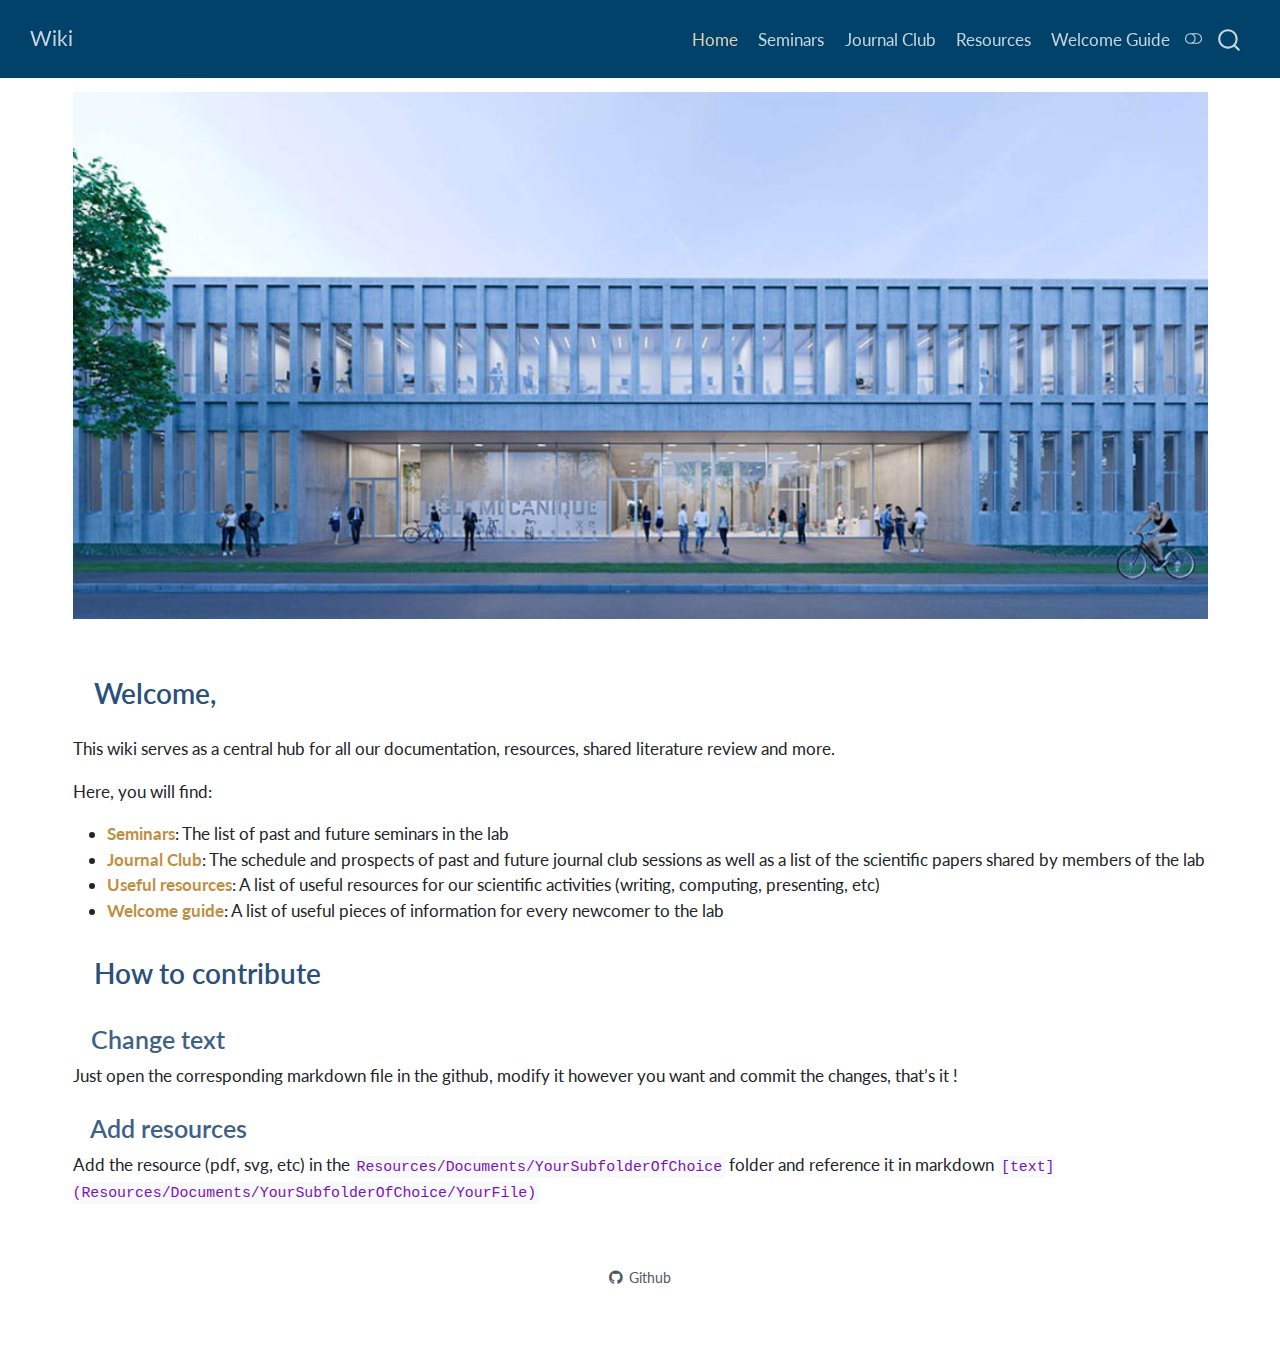
<file: index.html>
<!DOCTYPE html>
<html xmlns="http://www.w3.org/1999/xhtml" lang="en" xml:lang="en"><head>

<meta charset="utf-8">
<meta name="generator" content="quarto-1.6.39">

<meta name="viewport" content="width=device-width, initial-scale=1.0, user-scalable=yes">


<title>Wiki</title>
<style>
code{white-space: pre-wrap;}
span.smallcaps{font-variant: small-caps;}
div.columns{display: flex; gap: min(4vw, 1.5em);}
div.column{flex: auto; overflow-x: auto;}
div.hanging-indent{margin-left: 1.5em; text-indent: -1.5em;}
ul.task-list{list-style: none;}
ul.task-list li input[type="checkbox"] {
  width: 0.8em;
  margin: 0 0.8em 0.2em -1em; /* quarto-specific, see https://github.com/quarto-dev/quarto-cli/issues/4556 */ 
  vertical-align: middle;
}
</style>


<script src="site_libs/quarto-nav/quarto-nav.js"></script>
<script src="site_libs/quarto-nav/headroom.min.js"></script>
<script src="site_libs/clipboard/clipboard.min.js"></script>
<script src="site_libs/quarto-search/autocomplete.umd.js"></script>
<script src="site_libs/quarto-search/fuse.min.js"></script>
<script src="site_libs/quarto-search/quarto-search.js"></script>
<meta name="quarto:offset" content="./">
<script src="site_libs/quarto-html/quarto.js"></script>
<script src="site_libs/quarto-html/popper.min.js"></script>
<script src="site_libs/quarto-html/tippy.umd.min.js"></script>
<link href="site_libs/quarto-html/tippy.css" rel="stylesheet">
<link href="site_libs/quarto-html/quarto-syntax-highlighting-e26003cea8cd680ca0c55a263523d882.css" rel="stylesheet" class="quarto-color-scheme" id="quarto-text-highlighting-styles">
<link href="site_libs/quarto-html/quarto-syntax-highlighting-dark-d166b450ba5a8e9f7a0ab969bf6592c1.css" rel="prefetch" class="quarto-color-scheme quarto-color-alternate" id="quarto-text-highlighting-styles">
<script src="site_libs/bootstrap/bootstrap.min.js"></script>
<link href="site_libs/bootstrap/bootstrap-icons.css" rel="stylesheet">
<link href="site_libs/bootstrap/bootstrap-5fe158f08145ac8e1fc8113f058ffef0.min.css" rel="stylesheet" append-hash="true" class="quarto-color-scheme" id="quarto-bootstrap" data-mode="light">
<link href="site_libs/bootstrap/bootstrap-dark-470a78bbcdfcee8eea9ce793f62556d6.min.css" rel="prefetch" append-hash="true" class="quarto-color-scheme quarto-color-alternate" id="quarto-bootstrap" data-mode="dark">
<script src="site_libs/quarto-contrib/iconify-2.1.0/iconify-icon.min.js"></script>
<script id="quarto-search-options" type="application/json">{
  "location": "navbar",
  "copy-button": false,
  "collapse-after": 3,
  "panel-placement": "end",
  "type": "overlay",
  "limit": 50,
  "keyboard-shortcut": [
    "f",
    "/",
    "s"
  ],
  "show-item-context": false,
  "language": {
    "search-no-results-text": "No results",
    "search-matching-documents-text": "matching documents",
    "search-copy-link-title": "Copy link to search",
    "search-hide-matches-text": "Hide additional matches",
    "search-more-match-text": "more match in this document",
    "search-more-matches-text": "more matches in this document",
    "search-clear-button-title": "Clear",
    "search-text-placeholder": "",
    "search-detached-cancel-button-title": "Cancel",
    "search-submit-button-title": "Submit",
    "search-label": "Search"
  }
}</script>


<link rel="stylesheet" href="styles.css">
</head>

<body class="nav-fixed">

<div id="quarto-search-results"></div>
  <header id="quarto-header" class="headroom fixed-top">
    <nav class="navbar navbar-expand-lg " data-bs-theme="dark">
      <div class="navbar-container container-fluid">
      <div class="navbar-brand-container mx-auto">
    <a class="navbar-brand" href="./index.html">
    <span class="navbar-title">Wiki</span>
    </a>
  </div>
            <div id="quarto-search" class="" title="Search"></div>
          <button class="navbar-toggler" type="button" data-bs-toggle="collapse" data-bs-target="#navbarCollapse" aria-controls="navbarCollapse" role="menu" aria-expanded="false" aria-label="Toggle navigation" onclick="if (window.quartoToggleHeadroom) { window.quartoToggleHeadroom(); }">
  <span class="navbar-toggler-icon"></span>
</button>
          <div class="collapse navbar-collapse" id="navbarCollapse">
            <ul class="navbar-nav navbar-nav-scroll ms-auto">
  <li class="nav-item">
    <a class="nav-link active" href="./index.html" aria-current="page"> 
<span class="menu-text">Home</span></a>
  </li>  
  <li class="nav-item">
    <a class="nav-link" href="./Seminars.html"> 
<span class="menu-text">Seminars</span></a>
  </li>  
  <li class="nav-item">
    <a class="nav-link" href="./JournalClub.html"> 
<span class="menu-text">Journal Club</span></a>
  </li>  
  <li class="nav-item">
    <a class="nav-link" href="./AddResources.html"> 
<span class="menu-text">Resources</span></a>
  </li>  
  <li class="nav-item">
    <a class="nav-link" href="./WelcomeGuide.html"> 
<span class="menu-text">Welcome Guide</span></a>
  </li>  
</ul>
          </div> <!-- /navcollapse -->
            <div class="quarto-navbar-tools">
  <a href="" class="quarto-color-scheme-toggle quarto-navigation-tool  px-1" onclick="window.quartoToggleColorScheme(); return false;" title="Toggle dark mode"><i class="bi"></i></a>
</div>
      </div> <!-- /container-fluid -->
    </nav>
</header>
<!-- content -->
<div id="quarto-content" class="quarto-container page-columns page-rows-contents page-layout-full page-navbar">
<!-- sidebar -->
<!-- margin-sidebar -->
    
<!-- main -->
<div class="quarto-about-marquee column-page">
  <div class="about-image-container">
    <img src="Resources/Images/LMS.png" class="about-image " style="width: 100%;">
  </div>
  <div class="about-contents">
    <header id="title-block-header" class="quarto-title-block"></header> <main class="content column-page" id="quarto-document-content">
<section id="welcome" class="level2">
<h2 data-anchor-id="welcome"><iconify-icon role="img" inline="" icon="fa6-solid:book-atlas" aria-label="Icon book-atlas from fa6-solid Iconify.design set." title="Icon book-atlas from fa6-solid Iconify.design set."></iconify-icon> &nbsp; Welcome,</h2>
<p>This wiki serves as a central hub for all our documentation, resources, shared literature review and more.</p>
<p>Here, you will find:</p>
<ul>
<li><a href="./Seminars.html"><strong>Seminars</strong></a>: The list of past and future seminars in the lab</li>
<li><a href="./JournalClub.html"><strong>Journal Club</strong></a>: The schedule and prospects of past and future journal club sessions as well as a list of the scientific papers shared by members of the lab <!-- * **Scientific literature**: A list of the scientific papers shared by members of the lab --></li>
<li><a href="./AddResources.html"><strong>Useful resources</strong></a>: A list of useful resources for our scientific activities (writing, computing, presenting, etc)</li>
<li><a href="./WelcomeGuide.html"><strong>Welcome guide</strong></a>: A list of useful pieces of information for every newcomer to the lab</li>
</ul>
</section>
<section id="how-to-contribute" class="level2">
<h2 data-anchor-id="how-to-contribute"><iconify-icon role="img" inline="" icon="fa6-solid:circle-info" aria-label="Icon circle-info from fa6-solid Iconify.design set." title="Icon circle-info from fa6-solid Iconify.design set."></iconify-icon> &nbsp; How to contribute</h2>
<section id="change-text" class="level3">
<h3 data-anchor-id="change-text"><iconify-icon role="img" inline="" icon="fa6-solid:align-left" aria-label="Icon align-left from fa6-solid Iconify.design set." title="Icon align-left from fa6-solid Iconify.design set."></iconify-icon> &nbsp; Change text</h3>
<p>Just open the corresponding markdown file in the github, modify it however you want and commit the changes, that’s it !</p>
</section>
<section id="add-resources" class="level3">
<h3 data-anchor-id="add-resources"><iconify-icon role="img" inline="" icon="fa6-solid:paperclip" aria-label="Icon paperclip from fa6-solid Iconify.design set." title="Icon paperclip from fa6-solid Iconify.design set."></iconify-icon> &nbsp; Add resources</h3>
<p>Add the resource (pdf, svg, etc) in the <code>Resources/Documents/YourSubfolderOfChoice</code> folder and reference it in markdown <code>[text](Resources/Documents/YourSubfolderOfChoice/YourFile)</code></p>


</section>
</section>
</main> 
    <div class="about-footer"><div class="about-links">
  <a href="https://github.com/AlexandreDabySeesaram/Wiki_LMS" class="about-link" rel="" target="">
    <i class="bi bi-github"></i>
     <span class="about-link-text">Github</span>
  </a>
</div>
</div>
  </div>
</div>
 <!-- /main -->
<script id="quarto-html-after-body" type="application/javascript">
window.document.addEventListener("DOMContentLoaded", function (event) {
  const toggleBodyColorMode = (bsSheetEl) => {
    const mode = bsSheetEl.getAttribute("data-mode");
    const bodyEl = window.document.querySelector("body");
    if (mode === "dark") {
      bodyEl.classList.add("quarto-dark");
      bodyEl.classList.remove("quarto-light");
    } else {
      bodyEl.classList.add("quarto-light");
      bodyEl.classList.remove("quarto-dark");
    }
  }
  const toggleBodyColorPrimary = () => {
    const bsSheetEl = window.document.querySelector("link#quarto-bootstrap");
    if (bsSheetEl) {
      toggleBodyColorMode(bsSheetEl);
    }
  }
  toggleBodyColorPrimary();  
  const disableStylesheet = (stylesheets) => {
    for (let i=0; i < stylesheets.length; i++) {
      const stylesheet = stylesheets[i];
      stylesheet.rel = 'prefetch';
    }
  }
  const enableStylesheet = (stylesheets) => {
    for (let i=0; i < stylesheets.length; i++) {
      const stylesheet = stylesheets[i];
      stylesheet.rel = 'stylesheet';
    }
  }
  const manageTransitions = (selector, allowTransitions) => {
    const els = window.document.querySelectorAll(selector);
    for (let i=0; i < els.length; i++) {
      const el = els[i];
      if (allowTransitions) {
        el.classList.remove('notransition');
      } else {
        el.classList.add('notransition');
      }
    }
  }
  const toggleGiscusIfUsed = (isAlternate, darkModeDefault) => {
    const baseTheme = document.querySelector('#giscus-base-theme')?.value ?? 'light';
    const alternateTheme = document.querySelector('#giscus-alt-theme')?.value ?? 'dark';
    let newTheme = '';
    if(darkModeDefault) {
      newTheme = isAlternate ? baseTheme : alternateTheme;
    } else {
      newTheme = isAlternate ? alternateTheme : baseTheme;
    }
    const changeGiscusTheme = () => {
      // From: https://github.com/giscus/giscus/issues/336
      const sendMessage = (message) => {
        const iframe = document.querySelector('iframe.giscus-frame');
        if (!iframe) return;
        iframe.contentWindow.postMessage({ giscus: message }, 'https://giscus.app');
      }
      sendMessage({
        setConfig: {
          theme: newTheme
        }
      });
    }
    const isGiscussLoaded = window.document.querySelector('iframe.giscus-frame') !== null;
    if (isGiscussLoaded) {
      changeGiscusTheme();
    }
  }
  const toggleColorMode = (alternate) => {
    // Switch the stylesheets
    const alternateStylesheets = window.document.querySelectorAll('link.quarto-color-scheme.quarto-color-alternate');
    manageTransitions('#quarto-margin-sidebar .nav-link', false);
    if (alternate) {
      enableStylesheet(alternateStylesheets);
      for (const sheetNode of alternateStylesheets) {
        if (sheetNode.id === "quarto-bootstrap") {
          toggleBodyColorMode(sheetNode);
        }
      }
    } else {
      disableStylesheet(alternateStylesheets);
      toggleBodyColorPrimary();
    }
    manageTransitions('#quarto-margin-sidebar .nav-link', true);
    // Switch the toggles
    const toggles = window.document.querySelectorAll('.quarto-color-scheme-toggle');
    for (let i=0; i < toggles.length; i++) {
      const toggle = toggles[i];
      if (toggle) {
        if (alternate) {
          toggle.classList.add("alternate");     
        } else {
          toggle.classList.remove("alternate");
        }
      }
    }
    // Hack to workaround the fact that safari doesn't
    // properly recolor the scrollbar when toggling (#1455)
    if (navigator.userAgent.indexOf('Safari') > 0 && navigator.userAgent.indexOf('Chrome') == -1) {
      manageTransitions("body", false);
      window.scrollTo(0, 1);
      setTimeout(() => {
        window.scrollTo(0, 0);
        manageTransitions("body", true);
      }, 40);  
    }
  }
  const isFileUrl = () => { 
    return window.location.protocol === 'file:';
  }
  const hasAlternateSentinel = () => {  
    let styleSentinel = getColorSchemeSentinel();
    if (styleSentinel !== null) {
      return styleSentinel === "alternate";
    } else {
      return false;
    }
  }
  const setStyleSentinel = (alternate) => {
    const value = alternate ? "alternate" : "default";
    if (!isFileUrl()) {
      window.localStorage.setItem("quarto-color-scheme", value);
    } else {
      localAlternateSentinel = value;
    }
  }
  const getColorSchemeSentinel = () => {
    if (!isFileUrl()) {
      const storageValue = window.localStorage.getItem("quarto-color-scheme");
      return storageValue != null ? storageValue : localAlternateSentinel;
    } else {
      return localAlternateSentinel;
    }
  }
  const darkModeDefault = false;
  let localAlternateSentinel = darkModeDefault ? 'alternate' : 'default';
  // Dark / light mode switch
  window.quartoToggleColorScheme = () => {
    // Read the current dark / light value 
    let toAlternate = !hasAlternateSentinel();
    toggleColorMode(toAlternate);
    setStyleSentinel(toAlternate);
    toggleGiscusIfUsed(toAlternate, darkModeDefault);
  };
  // Ensure there is a toggle, if there isn't float one in the top right
  if (window.document.querySelector('.quarto-color-scheme-toggle') === null) {
    const a = window.document.createElement('a');
    a.classList.add('top-right');
    a.classList.add('quarto-color-scheme-toggle');
    a.href = "";
    a.onclick = function() { try { window.quartoToggleColorScheme(); } catch {} return false; };
    const i = window.document.createElement("i");
    i.classList.add('bi');
    a.appendChild(i);
    window.document.body.appendChild(a);
  }
  // Switch to dark mode if need be
  if (hasAlternateSentinel()) {
    toggleColorMode(true);
  } else {
    toggleColorMode(false);
  }
  const isCodeAnnotation = (el) => {
    for (const clz of el.classList) {
      if (clz.startsWith('code-annotation-')) {                     
        return true;
      }
    }
    return false;
  }
  const onCopySuccess = function(e) {
    // button target
    const button = e.trigger;
    // don't keep focus
    button.blur();
    // flash "checked"
    button.classList.add('code-copy-button-checked');
    var currentTitle = button.getAttribute("title");
    button.setAttribute("title", "Copied!");
    let tooltip;
    if (window.bootstrap) {
      button.setAttribute("data-bs-toggle", "tooltip");
      button.setAttribute("data-bs-placement", "left");
      button.setAttribute("data-bs-title", "Copied!");
      tooltip = new bootstrap.Tooltip(button, 
        { trigger: "manual", 
          customClass: "code-copy-button-tooltip",
          offset: [0, -8]});
      tooltip.show();    
    }
    setTimeout(function() {
      if (tooltip) {
        tooltip.hide();
        button.removeAttribute("data-bs-title");
        button.removeAttribute("data-bs-toggle");
        button.removeAttribute("data-bs-placement");
      }
      button.setAttribute("title", currentTitle);
      button.classList.remove('code-copy-button-checked');
    }, 1000);
    // clear code selection
    e.clearSelection();
  }
  const getTextToCopy = function(trigger) {
      const codeEl = trigger.previousElementSibling.cloneNode(true);
      for (const childEl of codeEl.children) {
        if (isCodeAnnotation(childEl)) {
          childEl.remove();
        }
      }
      return codeEl.innerText;
  }
  const clipboard = new window.ClipboardJS('.code-copy-button:not([data-in-quarto-modal])', {
    text: getTextToCopy
  });
  clipboard.on('success', onCopySuccess);
  if (window.document.getElementById('quarto-embedded-source-code-modal')) {
    const clipboardModal = new window.ClipboardJS('.code-copy-button[data-in-quarto-modal]', {
      text: getTextToCopy,
      container: window.document.getElementById('quarto-embedded-source-code-modal')
    });
    clipboardModal.on('success', onCopySuccess);
  }
    var localhostRegex = new RegExp(/^(?:http|https):\/\/localhost\:?[0-9]*\//);
    var mailtoRegex = new RegExp(/^mailto:/);
      var filterRegex = new RegExp("https:\/\/AlexandreDabySeesaram\.github\.io\/Wiki_LMS\/");
    var isInternal = (href) => {
        return filterRegex.test(href) || localhostRegex.test(href) || mailtoRegex.test(href);
    }
    // Inspect non-navigation links and adorn them if external
 	var links = window.document.querySelectorAll('a[href]:not(.nav-link):not(.navbar-brand):not(.toc-action):not(.sidebar-link):not(.sidebar-item-toggle):not(.pagination-link):not(.no-external):not([aria-hidden]):not(.dropdown-item):not(.quarto-navigation-tool):not(.about-link)');
    for (var i=0; i<links.length; i++) {
      const link = links[i];
      if (!isInternal(link.href)) {
        // undo the damage that might have been done by quarto-nav.js in the case of
        // links that we want to consider external
        if (link.dataset.originalHref !== undefined) {
          link.href = link.dataset.originalHref;
        }
      }
    }
  function tippyHover(el, contentFn, onTriggerFn, onUntriggerFn) {
    const config = {
      allowHTML: true,
      maxWidth: 500,
      delay: 100,
      arrow: false,
      appendTo: function(el) {
          return el.parentElement;
      },
      interactive: true,
      interactiveBorder: 10,
      theme: 'quarto',
      placement: 'bottom-start',
    };
    if (contentFn) {
      config.content = contentFn;
    }
    if (onTriggerFn) {
      config.onTrigger = onTriggerFn;
    }
    if (onUntriggerFn) {
      config.onUntrigger = onUntriggerFn;
    }
    window.tippy(el, config); 
  }
  const noterefs = window.document.querySelectorAll('a[role="doc-noteref"]');
  for (var i=0; i<noterefs.length; i++) {
    const ref = noterefs[i];
    tippyHover(ref, function() {
      // use id or data attribute instead here
      let href = ref.getAttribute('data-footnote-href') || ref.getAttribute('href');
      try { href = new URL(href).hash; } catch {}
      const id = href.replace(/^#\/?/, "");
      const note = window.document.getElementById(id);
      if (note) {
        return note.innerHTML;
      } else {
        return "";
      }
    });
  }
  const xrefs = window.document.querySelectorAll('a.quarto-xref');
  const processXRef = (id, note) => {
    // Strip column container classes
    const stripColumnClz = (el) => {
      el.classList.remove("page-full", "page-columns");
      if (el.children) {
        for (const child of el.children) {
          stripColumnClz(child);
        }
      }
    }
    stripColumnClz(note)
    if (id === null || id.startsWith('sec-')) {
      // Special case sections, only their first couple elements
      const container = document.createElement("div");
      if (note.children && note.children.length > 2) {
        container.appendChild(note.children[0].cloneNode(true));
        for (let i = 1; i < note.children.length; i++) {
          const child = note.children[i];
          if (child.tagName === "P" && child.innerText === "") {
            continue;
          } else {
            container.appendChild(child.cloneNode(true));
            break;
          }
        }
        if (window.Quarto?.typesetMath) {
          window.Quarto.typesetMath(container);
        }
        return container.innerHTML
      } else {
        if (window.Quarto?.typesetMath) {
          window.Quarto.typesetMath(note);
        }
        return note.innerHTML;
      }
    } else {
      // Remove any anchor links if they are present
      const anchorLink = note.querySelector('a.anchorjs-link');
      if (anchorLink) {
        anchorLink.remove();
      }
      if (window.Quarto?.typesetMath) {
        window.Quarto.typesetMath(note);
      }
      if (note.classList.contains("callout")) {
        return note.outerHTML;
      } else {
        return note.innerHTML;
      }
    }
  }
  for (var i=0; i<xrefs.length; i++) {
    const xref = xrefs[i];
    tippyHover(xref, undefined, function(instance) {
      instance.disable();
      let url = xref.getAttribute('href');
      let hash = undefined; 
      if (url.startsWith('#')) {
        hash = url;
      } else {
        try { hash = new URL(url).hash; } catch {}
      }
      if (hash) {
        const id = hash.replace(/^#\/?/, "");
        const note = window.document.getElementById(id);
        if (note !== null) {
          try {
            const html = processXRef(id, note.cloneNode(true));
            instance.setContent(html);
          } finally {
            instance.enable();
            instance.show();
          }
        } else {
          // See if we can fetch this
          fetch(url.split('#')[0])
          .then(res => res.text())
          .then(html => {
            const parser = new DOMParser();
            const htmlDoc = parser.parseFromString(html, "text/html");
            const note = htmlDoc.getElementById(id);
            if (note !== null) {
              const html = processXRef(id, note);
              instance.setContent(html);
            } 
          }).finally(() => {
            instance.enable();
            instance.show();
          });
        }
      } else {
        // See if we can fetch a full url (with no hash to target)
        // This is a special case and we should probably do some content thinning / targeting
        fetch(url)
        .then(res => res.text())
        .then(html => {
          const parser = new DOMParser();
          const htmlDoc = parser.parseFromString(html, "text/html");
          const note = htmlDoc.querySelector('main.content');
          if (note !== null) {
            // This should only happen for chapter cross references
            // (since there is no id in the URL)
            // remove the first header
            if (note.children.length > 0 && note.children[0].tagName === "HEADER") {
              note.children[0].remove();
            }
            const html = processXRef(null, note);
            instance.setContent(html);
          } 
        }).finally(() => {
          instance.enable();
          instance.show();
        });
      }
    }, function(instance) {
    });
  }
      let selectedAnnoteEl;
      const selectorForAnnotation = ( cell, annotation) => {
        let cellAttr = 'data-code-cell="' + cell + '"';
        let lineAttr = 'data-code-annotation="' +  annotation + '"';
        const selector = 'span[' + cellAttr + '][' + lineAttr + ']';
        return selector;
      }
      const selectCodeLines = (annoteEl) => {
        const doc = window.document;
        const targetCell = annoteEl.getAttribute("data-target-cell");
        const targetAnnotation = annoteEl.getAttribute("data-target-annotation");
        const annoteSpan = window.document.querySelector(selectorForAnnotation(targetCell, targetAnnotation));
        const lines = annoteSpan.getAttribute("data-code-lines").split(",");
        const lineIds = lines.map((line) => {
          return targetCell + "-" + line;
        })
        let top = null;
        let height = null;
        let parent = null;
        if (lineIds.length > 0) {
            //compute the position of the single el (top and bottom and make a div)
            const el = window.document.getElementById(lineIds[0]);
            top = el.offsetTop;
            height = el.offsetHeight;
            parent = el.parentElement.parentElement;
          if (lineIds.length > 1) {
            const lastEl = window.document.getElementById(lineIds[lineIds.length - 1]);
            const bottom = lastEl.offsetTop + lastEl.offsetHeight;
            height = bottom - top;
          }
          if (top !== null && height !== null && parent !== null) {
            // cook up a div (if necessary) and position it 
            let div = window.document.getElementById("code-annotation-line-highlight");
            if (div === null) {
              div = window.document.createElement("div");
              div.setAttribute("id", "code-annotation-line-highlight");
              div.style.position = 'absolute';
              parent.appendChild(div);
            }
            div.style.top = top - 2 + "px";
            div.style.height = height + 4 + "px";
            div.style.left = 0;
            let gutterDiv = window.document.getElementById("code-annotation-line-highlight-gutter");
            if (gutterDiv === null) {
              gutterDiv = window.document.createElement("div");
              gutterDiv.setAttribute("id", "code-annotation-line-highlight-gutter");
              gutterDiv.style.position = 'absolute';
              const codeCell = window.document.getElementById(targetCell);
              const gutter = codeCell.querySelector('.code-annotation-gutter');
              gutter.appendChild(gutterDiv);
            }
            gutterDiv.style.top = top - 2 + "px";
            gutterDiv.style.height = height + 4 + "px";
          }
          selectedAnnoteEl = annoteEl;
        }
      };
      const unselectCodeLines = () => {
        const elementsIds = ["code-annotation-line-highlight", "code-annotation-line-highlight-gutter"];
        elementsIds.forEach((elId) => {
          const div = window.document.getElementById(elId);
          if (div) {
            div.remove();
          }
        });
        selectedAnnoteEl = undefined;
      };
        // Handle positioning of the toggle
    window.addEventListener(
      "resize",
      throttle(() => {
        elRect = undefined;
        if (selectedAnnoteEl) {
          selectCodeLines(selectedAnnoteEl);
        }
      }, 10)
    );
    function throttle(fn, ms) {
    let throttle = false;
    let timer;
      return (...args) => {
        if(!throttle) { // first call gets through
            fn.apply(this, args);
            throttle = true;
        } else { // all the others get throttled
            if(timer) clearTimeout(timer); // cancel #2
            timer = setTimeout(() => {
              fn.apply(this, args);
              timer = throttle = false;
            }, ms);
        }
      };
    }
      // Attach click handler to the DT
      const annoteDls = window.document.querySelectorAll('dt[data-target-cell]');
      for (const annoteDlNode of annoteDls) {
        annoteDlNode.addEventListener('click', (event) => {
          const clickedEl = event.target;
          if (clickedEl !== selectedAnnoteEl) {
            unselectCodeLines();
            const activeEl = window.document.querySelector('dt[data-target-cell].code-annotation-active');
            if (activeEl) {
              activeEl.classList.remove('code-annotation-active');
            }
            selectCodeLines(clickedEl);
            clickedEl.classList.add('code-annotation-active');
          } else {
            // Unselect the line
            unselectCodeLines();
            clickedEl.classList.remove('code-annotation-active');
          }
        });
      }
  const findCites = (el) => {
    const parentEl = el.parentElement;
    if (parentEl) {
      const cites = parentEl.dataset.cites;
      if (cites) {
        return {
          el,
          cites: cites.split(' ')
        };
      } else {
        return findCites(el.parentElement)
      }
    } else {
      return undefined;
    }
  };
  var bibliorefs = window.document.querySelectorAll('a[role="doc-biblioref"]');
  for (var i=0; i<bibliorefs.length; i++) {
    const ref = bibliorefs[i];
    const citeInfo = findCites(ref);
    if (citeInfo) {
      tippyHover(citeInfo.el, function() {
        var popup = window.document.createElement('div');
        citeInfo.cites.forEach(function(cite) {
          var citeDiv = window.document.createElement('div');
          citeDiv.classList.add('hanging-indent');
          citeDiv.classList.add('csl-entry');
          var biblioDiv = window.document.getElementById('ref-' + cite);
          if (biblioDiv) {
            citeDiv.innerHTML = biblioDiv.innerHTML;
          }
          popup.appendChild(citeDiv);
        });
        return popup.innerHTML;
      });
    }
  }
});
</script>
</div> <!-- /content -->




</body></html>
</file>
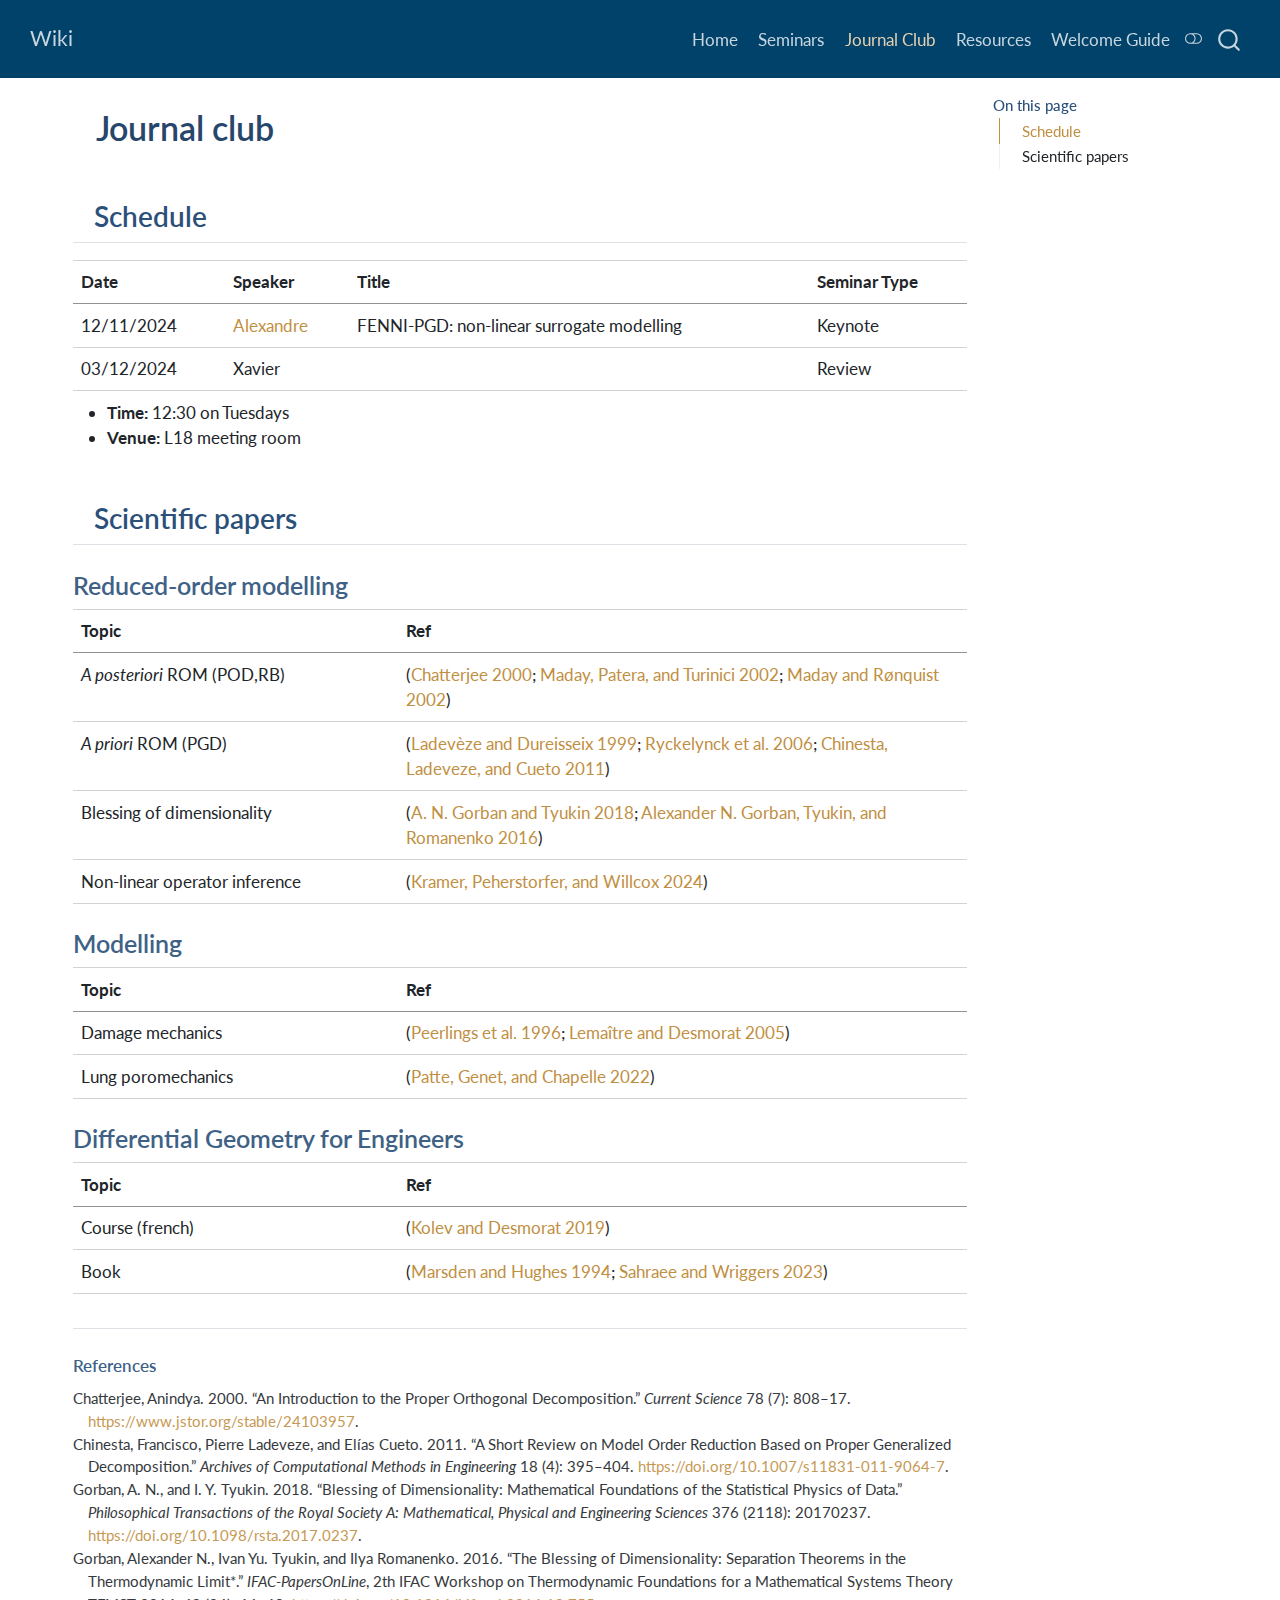
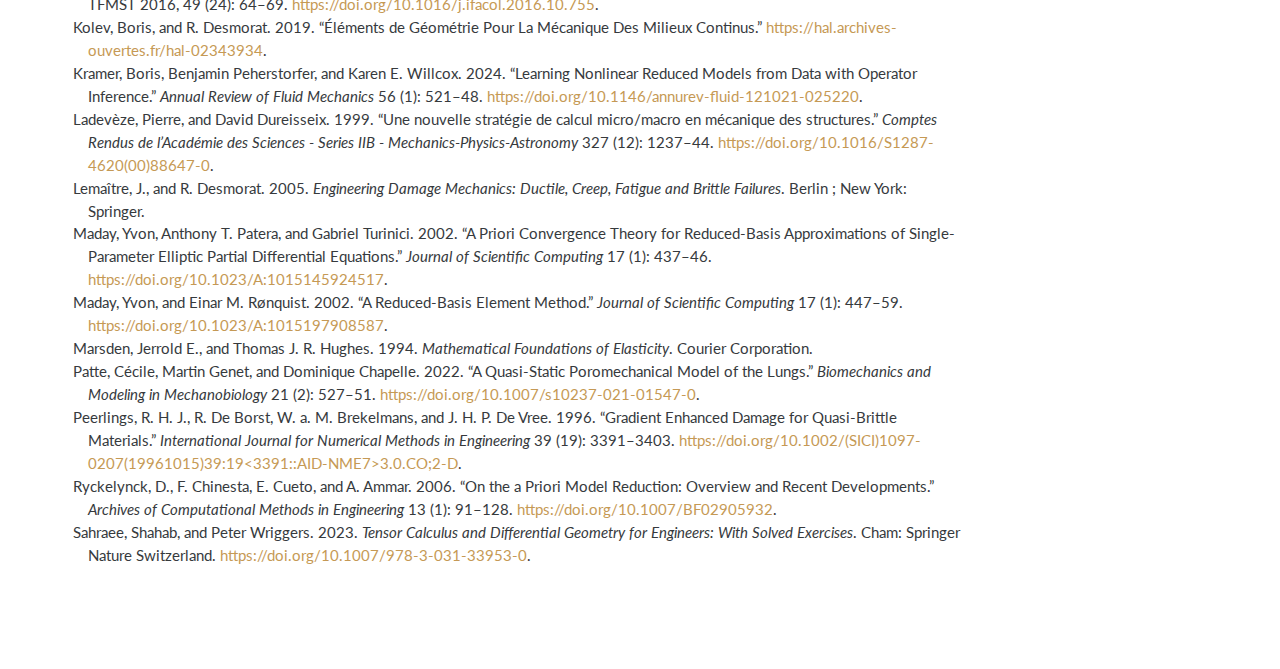
<file: JournalClub.html>
<!DOCTYPE html>
<html xmlns="http://www.w3.org/1999/xhtml" lang="en" xml:lang="en"><head>

<meta charset="utf-8">
<meta name="generator" content="quarto-1.6.39">

<meta name="viewport" content="width=device-width, initial-scale=1.0, user-scalable=yes">


<title> &nbsp; Journal club – Wiki</title>
<style>
code{white-space: pre-wrap;}
span.smallcaps{font-variant: small-caps;}
div.columns{display: flex; gap: min(4vw, 1.5em);}
div.column{flex: auto; overflow-x: auto;}
div.hanging-indent{margin-left: 1.5em; text-indent: -1.5em;}
ul.task-list{list-style: none;}
ul.task-list li input[type="checkbox"] {
  width: 0.8em;
  margin: 0 0.8em 0.2em -1em; /* quarto-specific, see https://github.com/quarto-dev/quarto-cli/issues/4556 */ 
  vertical-align: middle;
}
/* CSS for citations */
div.csl-bib-body { }
div.csl-entry {
  clear: both;
  margin-bottom: 0em;
}
.hanging-indent div.csl-entry {
  margin-left:2em;
  text-indent:-2em;
}
div.csl-left-margin {
  min-width:2em;
  float:left;
}
div.csl-right-inline {
  margin-left:2em;
  padding-left:1em;
}
div.csl-indent {
  margin-left: 2em;
}</style>


<script src="site_libs/quarto-nav/quarto-nav.js"></script>
<script src="site_libs/quarto-nav/headroom.min.js"></script>
<script src="site_libs/clipboard/clipboard.min.js"></script>
<script src="site_libs/quarto-search/autocomplete.umd.js"></script>
<script src="site_libs/quarto-search/fuse.min.js"></script>
<script src="site_libs/quarto-search/quarto-search.js"></script>
<meta name="quarto:offset" content="./">
<script src="site_libs/quarto-html/quarto.js"></script>
<script src="site_libs/quarto-html/popper.min.js"></script>
<script src="site_libs/quarto-html/tippy.umd.min.js"></script>
<script src="site_libs/quarto-html/anchor.min.js"></script>
<link href="site_libs/quarto-html/tippy.css" rel="stylesheet">
<link href="site_libs/quarto-html/quarto-syntax-highlighting-e26003cea8cd680ca0c55a263523d882.css" rel="stylesheet" class="quarto-color-scheme" id="quarto-text-highlighting-styles">
<link href="site_libs/quarto-html/quarto-syntax-highlighting-dark-d166b450ba5a8e9f7a0ab969bf6592c1.css" rel="prefetch" class="quarto-color-scheme quarto-color-alternate" id="quarto-text-highlighting-styles">
<script src="site_libs/bootstrap/bootstrap.min.js"></script>
<link href="site_libs/bootstrap/bootstrap-icons.css" rel="stylesheet">
<link href="site_libs/bootstrap/bootstrap-5fe158f08145ac8e1fc8113f058ffef0.min.css" rel="stylesheet" append-hash="true" class="quarto-color-scheme" id="quarto-bootstrap" data-mode="light">
<link href="site_libs/bootstrap/bootstrap-dark-470a78bbcdfcee8eea9ce793f62556d6.min.css" rel="prefetch" append-hash="true" class="quarto-color-scheme quarto-color-alternate" id="quarto-bootstrap" data-mode="dark">
<script src="site_libs/quarto-contrib/iconify-2.1.0/iconify-icon.min.js"></script>
<script id="quarto-search-options" type="application/json">{
  "location": "navbar",
  "copy-button": false,
  "collapse-after": 3,
  "panel-placement": "end",
  "type": "overlay",
  "limit": 50,
  "keyboard-shortcut": [
    "f",
    "/",
    "s"
  ],
  "show-item-context": false,
  "language": {
    "search-no-results-text": "No results",
    "search-matching-documents-text": "matching documents",
    "search-copy-link-title": "Copy link to search",
    "search-hide-matches-text": "Hide additional matches",
    "search-more-match-text": "more match in this document",
    "search-more-matches-text": "more matches in this document",
    "search-clear-button-title": "Clear",
    "search-text-placeholder": "",
    "search-detached-cancel-button-title": "Cancel",
    "search-submit-button-title": "Submit",
    "search-label": "Search"
  }
}</script>


<link rel="stylesheet" href="styles.css">
</head>

<body class="nav-fixed">

<div id="quarto-search-results"></div>
  <header id="quarto-header" class="headroom fixed-top">
    <nav class="navbar navbar-expand-lg " data-bs-theme="dark">
      <div class="navbar-container container-fluid">
      <div class="navbar-brand-container mx-auto">
    <a class="navbar-brand" href="./index.html">
    <span class="navbar-title">Wiki</span>
    </a>
  </div>
            <div id="quarto-search" class="" title="Search"></div>
          <button class="navbar-toggler" type="button" data-bs-toggle="collapse" data-bs-target="#navbarCollapse" aria-controls="navbarCollapse" role="menu" aria-expanded="false" aria-label="Toggle navigation" onclick="if (window.quartoToggleHeadroom) { window.quartoToggleHeadroom(); }">
  <span class="navbar-toggler-icon"></span>
</button>
          <div class="collapse navbar-collapse" id="navbarCollapse">
            <ul class="navbar-nav navbar-nav-scroll ms-auto">
  <li class="nav-item">
    <a class="nav-link" href="./index.html"> 
<span class="menu-text">Home</span></a>
  </li>  
  <li class="nav-item">
    <a class="nav-link" href="./Seminars.html"> 
<span class="menu-text">Seminars</span></a>
  </li>  
  <li class="nav-item">
    <a class="nav-link active" href="./JournalClub.html" aria-current="page"> 
<span class="menu-text">Journal Club</span></a>
  </li>  
  <li class="nav-item">
    <a class="nav-link" href="./AddResources.html"> 
<span class="menu-text">Resources</span></a>
  </li>  
  <li class="nav-item">
    <a class="nav-link" href="./WelcomeGuide.html"> 
<span class="menu-text">Welcome Guide</span></a>
  </li>  
</ul>
          </div> <!-- /navcollapse -->
            <div class="quarto-navbar-tools">
  <a href="" class="quarto-color-scheme-toggle quarto-navigation-tool  px-1" onclick="window.quartoToggleColorScheme(); return false;" title="Toggle dark mode"><i class="bi"></i></a>
</div>
      </div> <!-- /container-fluid -->
    </nav>
</header>
<!-- content -->
<div id="quarto-content" class="quarto-container page-columns page-rows-contents page-layout-full page-navbar">
<!-- sidebar -->
<!-- margin-sidebar -->
    <div id="quarto-margin-sidebar" class="sidebar margin-sidebar">
        <nav id="TOC" role="doc-toc" class="toc-active">
    <h2 id="toc-title">On this page</h2>
   
  <ul>
  <li><a href="#schedule" id="toc-schedule" class="nav-link active" data-scroll-target="#schedule"><iconify-icon role="img" inline="" icon="fa6-solid:calendar-days" aria-label="Icon calendar-days from fa6-solid Iconify.design set." title="Icon calendar-days from fa6-solid Iconify.design set."></iconify-icon> &nbsp; Schedule</a></li>
  <li><a href="#scientific-papers" id="toc-scientific-papers" class="nav-link" data-scroll-target="#scientific-papers"><iconify-icon role="img" inline="" icon="fa-solid:book" aria-label="Icon book from fa-solid Iconify.design set." title="Icon book from fa-solid Iconify.design set."></iconify-icon> &nbsp; Scientific papers</a>
  <ul class="collapse">
  <li><a href="#reduced-order-modelling" id="toc-reduced-order-modelling" class="nav-link" data-scroll-target="#reduced-order-modelling">Reduced-order modelling</a></li>
  <li><a href="#modelling" id="toc-modelling" class="nav-link" data-scroll-target="#modelling">Modelling</a></li>
  <li><a href="#differential-geometry-for-engineers" id="toc-differential-geometry-for-engineers" class="nav-link" data-scroll-target="#differential-geometry-for-engineers">Differential Geometry for Engineers</a></li>
  </ul></li>
  </ul>
</nav>
    </div>
<!-- main -->
<main class="content column-page-left" id="quarto-document-content">

<header id="title-block-header" class="quarto-title-block default">
<div class="quarto-title">
<h1 class="title"><iconify-icon role="img" inline="" icon="fa6-solid:newspaper" aria-label="Icon newspaper from fa6-solid Iconify.design set." title="Icon newspaper from fa6-solid Iconify.design set."></iconify-icon> &nbsp; Journal club</h1>
</div>



<div class="quarto-title-meta column-page-left">

    
  
    
  </div>
  


</header>


<div style="margin-top: 3em;">

</div>
<section id="schedule" class="level2">
<h2 class="anchored" data-anchor-id="schedule"><iconify-icon role="img" inline="" icon="fa6-solid:calendar-days" aria-label="Icon calendar-days from fa6-solid Iconify.design set." title="Icon calendar-days from fa6-solid Iconify.design set."></iconify-icon> &nbsp; Schedule</h2>
<table class="caption-top table">
<thead>
<tr class="header">
<th>Date</th>
<th>Speaker</th>
<th>Title</th>
<th>Seminar Type</th>
</tr>
</thead>
<tbody>
<tr class="odd">
<td>12/11/2024</td>
<td><a href="https://alexandredabyseesaram.github.io/">Alexandre</a></td>
<td>FENNI-PGD: non-linear surrogate modelling</td>
<td>Keynote</td>
</tr>
<tr class="even">
<td>03/12/2024</td>
<td>Xavier</td>
<td></td>
<td>Review</td>
</tr>
</tbody>
</table>
<ul>
<li><strong>Time:</strong> 12:30 on Tuesdays</li>
<li><strong>Venue:</strong> L18 meeting room</li>
</ul>
<div style="margin-top: 3em;">

</div>
</section>
<section id="scientific-papers" class="level2">
<h2 class="anchored" data-anchor-id="scientific-papers"><iconify-icon role="img" inline="" icon="fa-solid:book" aria-label="Icon book from fa-solid Iconify.design set." title="Icon book from fa-solid Iconify.design set."></iconify-icon> &nbsp; Scientific papers</h2>
<section id="reduced-order-modelling" class="level3">
<h3 class="anchored" data-anchor-id="reduced-order-modelling">Reduced-order modelling</h3>
<table class="caption-top table">
<colgroup>
<col style="width: 36%">
<col style="width: 63%">
</colgroup>
<thead>
<tr class="header">
<th>Topic</th>
<th>Ref</th>
</tr>
</thead>
<tbody>
<tr class="odd">
<td><em>A posteriori</em> ROM (POD,RB)</td>
<td><span class="citation" data-cites="chatterjeeIntroductionProperOrthogonal2000 madayPrioriConvergenceTheory2002 madayReducedBasisElementMethod2002">(<a href="#ref-chatterjeeIntroductionProperOrthogonal2000" role="doc-biblioref">Chatterjee 2000</a>; <a href="#ref-madayPrioriConvergenceTheory2002" role="doc-biblioref">Maday, Patera, and Turinici 2002</a>; <a href="#ref-madayReducedBasisElementMethod2002" role="doc-biblioref">Maday and Rønquist 2002</a>)</span></td>
</tr>
<tr class="even">
<td><em>A priori</em> ROM (PGD)</td>
<td><span class="citation" data-cites="ladevezeNouvelleStrategieCalcul1999 ryckelynckPrioriModelReduction2006 chinestaShortReviewModel2011">(<a href="#ref-ladevezeNouvelleStrategieCalcul1999" role="doc-biblioref">Ladevèze and Dureisseix 1999</a>; <a href="#ref-ryckelynckPrioriModelReduction2006" role="doc-biblioref">Ryckelynck et al. 2006</a>; <a href="#ref-chinestaShortReviewModel2011" role="doc-biblioref">Chinesta, Ladeveze, and Cueto 2011</a>)</span></td>
</tr>
<tr class="odd">
<td>Blessing of dimensionality</td>
<td><span class="citation" data-cites="gorbanBlessingDimensionalityMathematical2018 gorbanBlessingDimensionalitySeparation2016">(<a href="#ref-gorbanBlessingDimensionalityMathematical2018" role="doc-biblioref">A. N. Gorban and Tyukin 2018</a>; <a href="#ref-gorbanBlessingDimensionalitySeparation2016" role="doc-biblioref">Alexander N. Gorban, Tyukin, and Romanenko 2016</a>)</span></td>
</tr>
<tr class="even">
<td>Non-linear operator inference</td>
<td><span class="citation" data-cites="kramerLearningNonlinearReduced2024">(<a href="#ref-kramerLearningNonlinearReduced2024" role="doc-biblioref">Kramer, Peherstorfer, and Willcox 2024</a>)</span></td>
</tr>
</tbody>
</table>
</section>
<section id="modelling" class="level3">
<h3 class="anchored" data-anchor-id="modelling">Modelling</h3>
<table class="caption-top table">
<colgroup>
<col style="width: 36%">
<col style="width: 63%">
</colgroup>
<thead>
<tr class="header">
<th>Topic</th>
<th>Ref</th>
</tr>
</thead>
<tbody>
<tr class="odd">
<td>Damage mechanics</td>
<td><span class="citation" data-cites="peerlingsGradientEnhancedDamage1996 lemaitre_engineering_2005">(<a href="#ref-peerlingsGradientEnhancedDamage1996" role="doc-biblioref">Peerlings et al. 1996</a>; <a href="#ref-lemaitre_engineering_2005" role="doc-biblioref">Lemaître and Desmorat 2005</a>)</span></td>
</tr>
<tr class="even">
<td>Lung poromechanics</td>
<td><span class="citation" data-cites="patteQuasistaticPoromechanicalModel2022">(<a href="#ref-patteQuasistaticPoromechanicalModel2022" role="doc-biblioref">Patte, Genet, and Chapelle 2022</a>)</span></td>
</tr>
</tbody>
</table>
</section>
<section id="differential-geometry-for-engineers" class="level3">
<h3 class="anchored" data-anchor-id="differential-geometry-for-engineers">Differential Geometry for Engineers</h3>
<table class="caption-top table">
<colgroup>
<col style="width: 36%">
<col style="width: 63%">
</colgroup>
<thead>
<tr class="header">
<th>Topic</th>
<th>Ref</th>
</tr>
</thead>
<tbody>
<tr class="odd">
<td>Course (french)</td>
<td><span class="citation" data-cites="kolevElementsGeometriePour2019">(<a href="#ref-kolevElementsGeometriePour2019" role="doc-biblioref">Kolev and Desmorat 2019</a>)</span></td>
</tr>
<tr class="even">
<td>Book</td>
<td><span class="citation" data-cites="marsdenMathematicalFoundationsElasticity1994 sahraeeTensorCalculusDifferential2023">(<a href="#ref-marsdenMathematicalFoundationsElasticity1994" role="doc-biblioref">Marsden and Hughes 1994</a>; <a href="#ref-sahraeeTensorCalculusDifferential2023" role="doc-biblioref">Sahraee and Wriggers 2023</a>)</span></td>
</tr>
</tbody>
</table>



</section>
</section>

<div id="quarto-appendix" class="default"><section class="quarto-appendix-contents" role="doc-bibliography" id="quarto-bibliography"><h2 class="anchored quarto-appendix-heading">References</h2><div id="refs" class="references csl-bib-body hanging-indent" data-entry-spacing="0" role="list">
<div id="ref-chatterjeeIntroductionProperOrthogonal2000" class="csl-entry" role="listitem">
Chatterjee, Anindya. 2000. <span>“An Introduction to the Proper Orthogonal Decomposition.”</span> <em>Current Science</em> 78 (7): 808–17. <a href="https://www.jstor.org/stable/24103957">https://www.jstor.org/stable/24103957</a>.
</div>
<div id="ref-chinestaShortReviewModel2011" class="csl-entry" role="listitem">
Chinesta, Francisco, Pierre Ladeveze, and Elías Cueto. 2011. <span>“A <span>Short Review</span> on <span>Model Order Reduction Based</span> on <span>Proper Generalized Decomposition</span>.”</span> <em>Archives of Computational Methods in Engineering</em> 18 (4): 395–404. <a href="https://doi.org/10.1007/s11831-011-9064-7">https://doi.org/10.1007/s11831-011-9064-7</a>.
</div>
<div id="ref-gorbanBlessingDimensionalityMathematical2018" class="csl-entry" role="listitem">
Gorban, A. N., and I. Y. Tyukin. 2018. <span>“Blessing of Dimensionality: Mathematical Foundations of the Statistical Physics of Data.”</span> <em>Philosophical Transactions of the Royal Society A: Mathematical, Physical and Engineering Sciences</em> 376 (2118): 20170237. <a href="https://doi.org/10.1098/rsta.2017.0237">https://doi.org/10.1098/rsta.2017.0237</a>.
</div>
<div id="ref-gorbanBlessingDimensionalitySeparation2016" class="csl-entry" role="listitem">
Gorban, Alexander N., Ivan Yu. Tyukin, and Ilya Romanenko. 2016. <span>“The <span>Blessing</span> of <span>Dimensionality</span>: <span>Separation Theorems</span> in the <span>Thermodynamic Limit</span>*.”</span> <em>IFAC-PapersOnLine</em>, 2th <span>IFAC Workshop</span> on <span>Thermodynamic Foundations</span> for a <span>Mathematical Systems Theory TFMST</span> 2016, 49 (24): 64–69. <a href="https://doi.org/10.1016/j.ifacol.2016.10.755">https://doi.org/10.1016/j.ifacol.2016.10.755</a>.
</div>
<div id="ref-kolevElementsGeometriePour2019" class="csl-entry" role="listitem">
Kolev, Boris, and R. Desmorat. 2019. <span>“Éléments de Géométrie Pour La Mécanique Des Milieux Continus.”</span> <a href="https://hal.archives-ouvertes.fr/hal-02343934">https://hal.archives-ouvertes.fr/hal-02343934</a>.
</div>
<div id="ref-kramerLearningNonlinearReduced2024" class="csl-entry" role="listitem">
Kramer, Boris, Benjamin Peherstorfer, and Karen E. Willcox. 2024. <span>“Learning <span>Nonlinear Reduced Models</span> from <span>Data</span> with <span>Operator Inference</span>.”</span> <em>Annual Review of Fluid Mechanics</em> 56 (1): 521–48. <a href="https://doi.org/10.1146/annurev-fluid-121021-025220">https://doi.org/10.1146/annurev-fluid-121021-025220</a>.
</div>
<div id="ref-ladevezeNouvelleStrategieCalcul1999" class="csl-entry" role="listitem">
Ladevèze, Pierre, and David Dureisseix. 1999. <span>“<span>Une nouvelle strat<span>é</span>gie de calcul micro/macro en m<span>é</span>canique des structures</span>.”</span> <em>Comptes Rendus de l’Acad<span>é</span>mie des Sciences - Series IIB - Mechanics-Physics-Astronomy</em> 327 (12): 1237–44. <a href="https://doi.org/10.1016/S1287-4620(00)88647-0">https://doi.org/10.1016/S1287-4620(00)88647-0</a>.
</div>
<div id="ref-lemaitre_engineering_2005" class="csl-entry" role="listitem">
Lemaître, J., and R. Desmorat. 2005. <em>Engineering Damage Mechanics: Ductile, Creep, Fatigue and Brittle Failures</em>. Berlin ; New York: Springer.
</div>
<div id="ref-madayPrioriConvergenceTheory2002" class="csl-entry" role="listitem">
Maday, Yvon, Anthony T. Patera, and Gabriel Turinici. 2002. <span>“A <span>Priori Convergence Theory</span> for <span>Reduced-Basis Approximations</span> of <span>Single-Parameter Elliptic Partial Differential Equations</span>.”</span> <em>Journal of Scientific Computing</em> 17 (1): 437–46. <a href="https://doi.org/10.1023/A:1015145924517">https://doi.org/10.1023/A:1015145924517</a>.
</div>
<div id="ref-madayReducedBasisElementMethod2002" class="csl-entry" role="listitem">
Maday, Yvon, and Einar M. Rønquist. 2002. <span>“A <span>Reduced-Basis Element Method</span>.”</span> <em>Journal of Scientific Computing</em> 17 (1): 447–59. <a href="https://doi.org/10.1023/A:1015197908587">https://doi.org/10.1023/A:1015197908587</a>.
</div>
<div id="ref-marsdenMathematicalFoundationsElasticity1994" class="csl-entry" role="listitem">
Marsden, Jerrold E., and Thomas J. R. Hughes. 1994. <em>Mathematical <span>Foundations</span> of <span>Elasticity</span></em>. Courier Corporation.
</div>
<div id="ref-patteQuasistaticPoromechanicalModel2022" class="csl-entry" role="listitem">
Patte, Cécile, Martin Genet, and Dominique Chapelle. 2022. <span>“A Quasi-Static Poromechanical Model of the Lungs.”</span> <em>Biomechanics and Modeling in Mechanobiology</em> 21 (2): 527–51. <a href="https://doi.org/10.1007/s10237-021-01547-0">https://doi.org/10.1007/s10237-021-01547-0</a>.
</div>
<div id="ref-peerlingsGradientEnhancedDamage1996" class="csl-entry" role="listitem">
Peerlings, R. H. J., R. De Borst, W. a. M. Brekelmans, and J. H. P. De Vree. 1996. <span>“Gradient <span>Enhanced Damage</span> for <span>Quasi-Brittle Materials</span>.”</span> <em>International Journal for Numerical Methods in Engineering</em> 39 (19): 3391–3403. <a href="https://doi.org/10.1002/(SICI)1097-0207(19961015)39:19<3391::AID-NME7>3.0.CO;2-D">https://doi.org/10.1002/(SICI)1097-0207(19961015)39:19&lt;3391::AID-NME7&gt;3.0.CO;2-D</a>.
</div>
<div id="ref-ryckelynckPrioriModelReduction2006" class="csl-entry" role="listitem">
Ryckelynck, D., F. Chinesta, E. Cueto, and A. Ammar. 2006. <span>“On the a Priori Model Reduction: <span>Overview</span> and Recent Developments.”</span> <em>Archives of Computational Methods in Engineering</em> 13 (1): 91–128. <a href="https://doi.org/10.1007/BF02905932">https://doi.org/10.1007/BF02905932</a>.
</div>
<div id="ref-sahraeeTensorCalculusDifferential2023" class="csl-entry" role="listitem">
Sahraee, Shahab, and Peter Wriggers. 2023. <em>Tensor <span>Calculus</span> and <span>Differential Geometry</span> for <span>Engineers</span>: <span>With Solved Exercises</span></em>. Cham: Springer Nature Switzerland. <a href="https://doi.org/10.1007/978-3-031-33953-0">https://doi.org/10.1007/978-3-031-33953-0</a>.
</div>
</div></section></div></main> <!-- /main -->
<script id="quarto-html-after-body" type="application/javascript">
window.document.addEventListener("DOMContentLoaded", function (event) {
  const toggleBodyColorMode = (bsSheetEl) => {
    const mode = bsSheetEl.getAttribute("data-mode");
    const bodyEl = window.document.querySelector("body");
    if (mode === "dark") {
      bodyEl.classList.add("quarto-dark");
      bodyEl.classList.remove("quarto-light");
    } else {
      bodyEl.classList.add("quarto-light");
      bodyEl.classList.remove("quarto-dark");
    }
  }
  const toggleBodyColorPrimary = () => {
    const bsSheetEl = window.document.querySelector("link#quarto-bootstrap");
    if (bsSheetEl) {
      toggleBodyColorMode(bsSheetEl);
    }
  }
  toggleBodyColorPrimary();  
  const disableStylesheet = (stylesheets) => {
    for (let i=0; i < stylesheets.length; i++) {
      const stylesheet = stylesheets[i];
      stylesheet.rel = 'prefetch';
    }
  }
  const enableStylesheet = (stylesheets) => {
    for (let i=0; i < stylesheets.length; i++) {
      const stylesheet = stylesheets[i];
      stylesheet.rel = 'stylesheet';
    }
  }
  const manageTransitions = (selector, allowTransitions) => {
    const els = window.document.querySelectorAll(selector);
    for (let i=0; i < els.length; i++) {
      const el = els[i];
      if (allowTransitions) {
        el.classList.remove('notransition');
      } else {
        el.classList.add('notransition');
      }
    }
  }
  const toggleGiscusIfUsed = (isAlternate, darkModeDefault) => {
    const baseTheme = document.querySelector('#giscus-base-theme')?.value ?? 'light';
    const alternateTheme = document.querySelector('#giscus-alt-theme')?.value ?? 'dark';
    let newTheme = '';
    if(darkModeDefault) {
      newTheme = isAlternate ? baseTheme : alternateTheme;
    } else {
      newTheme = isAlternate ? alternateTheme : baseTheme;
    }
    const changeGiscusTheme = () => {
      // From: https://github.com/giscus/giscus/issues/336
      const sendMessage = (message) => {
        const iframe = document.querySelector('iframe.giscus-frame');
        if (!iframe) return;
        iframe.contentWindow.postMessage({ giscus: message }, 'https://giscus.app');
      }
      sendMessage({
        setConfig: {
          theme: newTheme
        }
      });
    }
    const isGiscussLoaded = window.document.querySelector('iframe.giscus-frame') !== null;
    if (isGiscussLoaded) {
      changeGiscusTheme();
    }
  }
  const toggleColorMode = (alternate) => {
    // Switch the stylesheets
    const alternateStylesheets = window.document.querySelectorAll('link.quarto-color-scheme.quarto-color-alternate');
    manageTransitions('#quarto-margin-sidebar .nav-link', false);
    if (alternate) {
      enableStylesheet(alternateStylesheets);
      for (const sheetNode of alternateStylesheets) {
        if (sheetNode.id === "quarto-bootstrap") {
          toggleBodyColorMode(sheetNode);
        }
      }
    } else {
      disableStylesheet(alternateStylesheets);
      toggleBodyColorPrimary();
    }
    manageTransitions('#quarto-margin-sidebar .nav-link', true);
    // Switch the toggles
    const toggles = window.document.querySelectorAll('.quarto-color-scheme-toggle');
    for (let i=0; i < toggles.length; i++) {
      const toggle = toggles[i];
      if (toggle) {
        if (alternate) {
          toggle.classList.add("alternate");     
        } else {
          toggle.classList.remove("alternate");
        }
      }
    }
    // Hack to workaround the fact that safari doesn't
    // properly recolor the scrollbar when toggling (#1455)
    if (navigator.userAgent.indexOf('Safari') > 0 && navigator.userAgent.indexOf('Chrome') == -1) {
      manageTransitions("body", false);
      window.scrollTo(0, 1);
      setTimeout(() => {
        window.scrollTo(0, 0);
        manageTransitions("body", true);
      }, 40);  
    }
  }
  const isFileUrl = () => { 
    return window.location.protocol === 'file:';
  }
  const hasAlternateSentinel = () => {  
    let styleSentinel = getColorSchemeSentinel();
    if (styleSentinel !== null) {
      return styleSentinel === "alternate";
    } else {
      return false;
    }
  }
  const setStyleSentinel = (alternate) => {
    const value = alternate ? "alternate" : "default";
    if (!isFileUrl()) {
      window.localStorage.setItem("quarto-color-scheme", value);
    } else {
      localAlternateSentinel = value;
    }
  }
  const getColorSchemeSentinel = () => {
    if (!isFileUrl()) {
      const storageValue = window.localStorage.getItem("quarto-color-scheme");
      return storageValue != null ? storageValue : localAlternateSentinel;
    } else {
      return localAlternateSentinel;
    }
  }
  const darkModeDefault = false;
  let localAlternateSentinel = darkModeDefault ? 'alternate' : 'default';
  // Dark / light mode switch
  window.quartoToggleColorScheme = () => {
    // Read the current dark / light value 
    let toAlternate = !hasAlternateSentinel();
    toggleColorMode(toAlternate);
    setStyleSentinel(toAlternate);
    toggleGiscusIfUsed(toAlternate, darkModeDefault);
  };
  // Ensure there is a toggle, if there isn't float one in the top right
  if (window.document.querySelector('.quarto-color-scheme-toggle') === null) {
    const a = window.document.createElement('a');
    a.classList.add('top-right');
    a.classList.add('quarto-color-scheme-toggle');
    a.href = "";
    a.onclick = function() { try { window.quartoToggleColorScheme(); } catch {} return false; };
    const i = window.document.createElement("i");
    i.classList.add('bi');
    a.appendChild(i);
    window.document.body.appendChild(a);
  }
  // Switch to dark mode if need be
  if (hasAlternateSentinel()) {
    toggleColorMode(true);
  } else {
    toggleColorMode(false);
  }
  const icon = "";
  const anchorJS = new window.AnchorJS();
  anchorJS.options = {
    placement: 'right',
    icon: icon
  };
  anchorJS.add('.anchored');
  const isCodeAnnotation = (el) => {
    for (const clz of el.classList) {
      if (clz.startsWith('code-annotation-')) {                     
        return true;
      }
    }
    return false;
  }
  const onCopySuccess = function(e) {
    // button target
    const button = e.trigger;
    // don't keep focus
    button.blur();
    // flash "checked"
    button.classList.add('code-copy-button-checked');
    var currentTitle = button.getAttribute("title");
    button.setAttribute("title", "Copied!");
    let tooltip;
    if (window.bootstrap) {
      button.setAttribute("data-bs-toggle", "tooltip");
      button.setAttribute("data-bs-placement", "left");
      button.setAttribute("data-bs-title", "Copied!");
      tooltip = new bootstrap.Tooltip(button, 
        { trigger: "manual", 
          customClass: "code-copy-button-tooltip",
          offset: [0, -8]});
      tooltip.show();    
    }
    setTimeout(function() {
      if (tooltip) {
        tooltip.hide();
        button.removeAttribute("data-bs-title");
        button.removeAttribute("data-bs-toggle");
        button.removeAttribute("data-bs-placement");
      }
      button.setAttribute("title", currentTitle);
      button.classList.remove('code-copy-button-checked');
    }, 1000);
    // clear code selection
    e.clearSelection();
  }
  const getTextToCopy = function(trigger) {
      const codeEl = trigger.previousElementSibling.cloneNode(true);
      for (const childEl of codeEl.children) {
        if (isCodeAnnotation(childEl)) {
          childEl.remove();
        }
      }
      return codeEl.innerText;
  }
  const clipboard = new window.ClipboardJS('.code-copy-button:not([data-in-quarto-modal])', {
    text: getTextToCopy
  });
  clipboard.on('success', onCopySuccess);
  if (window.document.getElementById('quarto-embedded-source-code-modal')) {
    const clipboardModal = new window.ClipboardJS('.code-copy-button[data-in-quarto-modal]', {
      text: getTextToCopy,
      container: window.document.getElementById('quarto-embedded-source-code-modal')
    });
    clipboardModal.on('success', onCopySuccess);
  }
    var localhostRegex = new RegExp(/^(?:http|https):\/\/localhost\:?[0-9]*\//);
    var mailtoRegex = new RegExp(/^mailto:/);
      var filterRegex = new RegExp("https:\/\/AlexandreDabySeesaram\.github\.io\/Wiki_LMS\/");
    var isInternal = (href) => {
        return filterRegex.test(href) || localhostRegex.test(href) || mailtoRegex.test(href);
    }
    // Inspect non-navigation links and adorn them if external
 	var links = window.document.querySelectorAll('a[href]:not(.nav-link):not(.navbar-brand):not(.toc-action):not(.sidebar-link):not(.sidebar-item-toggle):not(.pagination-link):not(.no-external):not([aria-hidden]):not(.dropdown-item):not(.quarto-navigation-tool):not(.about-link)');
    for (var i=0; i<links.length; i++) {
      const link = links[i];
      if (!isInternal(link.href)) {
        // undo the damage that might have been done by quarto-nav.js in the case of
        // links that we want to consider external
        if (link.dataset.originalHref !== undefined) {
          link.href = link.dataset.originalHref;
        }
      }
    }
  function tippyHover(el, contentFn, onTriggerFn, onUntriggerFn) {
    const config = {
      allowHTML: true,
      maxWidth: 500,
      delay: 100,
      arrow: false,
      appendTo: function(el) {
          return el.parentElement;
      },
      interactive: true,
      interactiveBorder: 10,
      theme: 'quarto',
      placement: 'bottom-start',
    };
    if (contentFn) {
      config.content = contentFn;
    }
    if (onTriggerFn) {
      config.onTrigger = onTriggerFn;
    }
    if (onUntriggerFn) {
      config.onUntrigger = onUntriggerFn;
    }
    window.tippy(el, config); 
  }
  const noterefs = window.document.querySelectorAll('a[role="doc-noteref"]');
  for (var i=0; i<noterefs.length; i++) {
    const ref = noterefs[i];
    tippyHover(ref, function() {
      // use id or data attribute instead here
      let href = ref.getAttribute('data-footnote-href') || ref.getAttribute('href');
      try { href = new URL(href).hash; } catch {}
      const id = href.replace(/^#\/?/, "");
      const note = window.document.getElementById(id);
      if (note) {
        return note.innerHTML;
      } else {
        return "";
      }
    });
  }
  const xrefs = window.document.querySelectorAll('a.quarto-xref');
  const processXRef = (id, note) => {
    // Strip column container classes
    const stripColumnClz = (el) => {
      el.classList.remove("page-full", "page-columns");
      if (el.children) {
        for (const child of el.children) {
          stripColumnClz(child);
        }
      }
    }
    stripColumnClz(note)
    if (id === null || id.startsWith('sec-')) {
      // Special case sections, only their first couple elements
      const container = document.createElement("div");
      if (note.children && note.children.length > 2) {
        container.appendChild(note.children[0].cloneNode(true));
        for (let i = 1; i < note.children.length; i++) {
          const child = note.children[i];
          if (child.tagName === "P" && child.innerText === "") {
            continue;
          } else {
            container.appendChild(child.cloneNode(true));
            break;
          }
        }
        if (window.Quarto?.typesetMath) {
          window.Quarto.typesetMath(container);
        }
        return container.innerHTML
      } else {
        if (window.Quarto?.typesetMath) {
          window.Quarto.typesetMath(note);
        }
        return note.innerHTML;
      }
    } else {
      // Remove any anchor links if they are present
      const anchorLink = note.querySelector('a.anchorjs-link');
      if (anchorLink) {
        anchorLink.remove();
      }
      if (window.Quarto?.typesetMath) {
        window.Quarto.typesetMath(note);
      }
      if (note.classList.contains("callout")) {
        return note.outerHTML;
      } else {
        return note.innerHTML;
      }
    }
  }
  for (var i=0; i<xrefs.length; i++) {
    const xref = xrefs[i];
    tippyHover(xref, undefined, function(instance) {
      instance.disable();
      let url = xref.getAttribute('href');
      let hash = undefined; 
      if (url.startsWith('#')) {
        hash = url;
      } else {
        try { hash = new URL(url).hash; } catch {}
      }
      if (hash) {
        const id = hash.replace(/^#\/?/, "");
        const note = window.document.getElementById(id);
        if (note !== null) {
          try {
            const html = processXRef(id, note.cloneNode(true));
            instance.setContent(html);
          } finally {
            instance.enable();
            instance.show();
          }
        } else {
          // See if we can fetch this
          fetch(url.split('#')[0])
          .then(res => res.text())
          .then(html => {
            const parser = new DOMParser();
            const htmlDoc = parser.parseFromString(html, "text/html");
            const note = htmlDoc.getElementById(id);
            if (note !== null) {
              const html = processXRef(id, note);
              instance.setContent(html);
            } 
          }).finally(() => {
            instance.enable();
            instance.show();
          });
        }
      } else {
        // See if we can fetch a full url (with no hash to target)
        // This is a special case and we should probably do some content thinning / targeting
        fetch(url)
        .then(res => res.text())
        .then(html => {
          const parser = new DOMParser();
          const htmlDoc = parser.parseFromString(html, "text/html");
          const note = htmlDoc.querySelector('main.content');
          if (note !== null) {
            // This should only happen for chapter cross references
            // (since there is no id in the URL)
            // remove the first header
            if (note.children.length > 0 && note.children[0].tagName === "HEADER") {
              note.children[0].remove();
            }
            const html = processXRef(null, note);
            instance.setContent(html);
          } 
        }).finally(() => {
          instance.enable();
          instance.show();
        });
      }
    }, function(instance) {
    });
  }
      let selectedAnnoteEl;
      const selectorForAnnotation = ( cell, annotation) => {
        let cellAttr = 'data-code-cell="' + cell + '"';
        let lineAttr = 'data-code-annotation="' +  annotation + '"';
        const selector = 'span[' + cellAttr + '][' + lineAttr + ']';
        return selector;
      }
      const selectCodeLines = (annoteEl) => {
        const doc = window.document;
        const targetCell = annoteEl.getAttribute("data-target-cell");
        const targetAnnotation = annoteEl.getAttribute("data-target-annotation");
        const annoteSpan = window.document.querySelector(selectorForAnnotation(targetCell, targetAnnotation));
        const lines = annoteSpan.getAttribute("data-code-lines").split(",");
        const lineIds = lines.map((line) => {
          return targetCell + "-" + line;
        })
        let top = null;
        let height = null;
        let parent = null;
        if (lineIds.length > 0) {
            //compute the position of the single el (top and bottom and make a div)
            const el = window.document.getElementById(lineIds[0]);
            top = el.offsetTop;
            height = el.offsetHeight;
            parent = el.parentElement.parentElement;
          if (lineIds.length > 1) {
            const lastEl = window.document.getElementById(lineIds[lineIds.length - 1]);
            const bottom = lastEl.offsetTop + lastEl.offsetHeight;
            height = bottom - top;
          }
          if (top !== null && height !== null && parent !== null) {
            // cook up a div (if necessary) and position it 
            let div = window.document.getElementById("code-annotation-line-highlight");
            if (div === null) {
              div = window.document.createElement("div");
              div.setAttribute("id", "code-annotation-line-highlight");
              div.style.position = 'absolute';
              parent.appendChild(div);
            }
            div.style.top = top - 2 + "px";
            div.style.height = height + 4 + "px";
            div.style.left = 0;
            let gutterDiv = window.document.getElementById("code-annotation-line-highlight-gutter");
            if (gutterDiv === null) {
              gutterDiv = window.document.createElement("div");
              gutterDiv.setAttribute("id", "code-annotation-line-highlight-gutter");
              gutterDiv.style.position = 'absolute';
              const codeCell = window.document.getElementById(targetCell);
              const gutter = codeCell.querySelector('.code-annotation-gutter');
              gutter.appendChild(gutterDiv);
            }
            gutterDiv.style.top = top - 2 + "px";
            gutterDiv.style.height = height + 4 + "px";
          }
          selectedAnnoteEl = annoteEl;
        }
      };
      const unselectCodeLines = () => {
        const elementsIds = ["code-annotation-line-highlight", "code-annotation-line-highlight-gutter"];
        elementsIds.forEach((elId) => {
          const div = window.document.getElementById(elId);
          if (div) {
            div.remove();
          }
        });
        selectedAnnoteEl = undefined;
      };
        // Handle positioning of the toggle
    window.addEventListener(
      "resize",
      throttle(() => {
        elRect = undefined;
        if (selectedAnnoteEl) {
          selectCodeLines(selectedAnnoteEl);
        }
      }, 10)
    );
    function throttle(fn, ms) {
    let throttle = false;
    let timer;
      return (...args) => {
        if(!throttle) { // first call gets through
            fn.apply(this, args);
            throttle = true;
        } else { // all the others get throttled
            if(timer) clearTimeout(timer); // cancel #2
            timer = setTimeout(() => {
              fn.apply(this, args);
              timer = throttle = false;
            }, ms);
        }
      };
    }
      // Attach click handler to the DT
      const annoteDls = window.document.querySelectorAll('dt[data-target-cell]');
      for (const annoteDlNode of annoteDls) {
        annoteDlNode.addEventListener('click', (event) => {
          const clickedEl = event.target;
          if (clickedEl !== selectedAnnoteEl) {
            unselectCodeLines();
            const activeEl = window.document.querySelector('dt[data-target-cell].code-annotation-active');
            if (activeEl) {
              activeEl.classList.remove('code-annotation-active');
            }
            selectCodeLines(clickedEl);
            clickedEl.classList.add('code-annotation-active');
          } else {
            // Unselect the line
            unselectCodeLines();
            clickedEl.classList.remove('code-annotation-active');
          }
        });
      }
  const findCites = (el) => {
    const parentEl = el.parentElement;
    if (parentEl) {
      const cites = parentEl.dataset.cites;
      if (cites) {
        return {
          el,
          cites: cites.split(' ')
        };
      } else {
        return findCites(el.parentElement)
      }
    } else {
      return undefined;
    }
  };
  var bibliorefs = window.document.querySelectorAll('a[role="doc-biblioref"]');
  for (var i=0; i<bibliorefs.length; i++) {
    const ref = bibliorefs[i];
    const citeInfo = findCites(ref);
    if (citeInfo) {
      tippyHover(citeInfo.el, function() {
        var popup = window.document.createElement('div');
        citeInfo.cites.forEach(function(cite) {
          var citeDiv = window.document.createElement('div');
          citeDiv.classList.add('hanging-indent');
          citeDiv.classList.add('csl-entry');
          var biblioDiv = window.document.getElementById('ref-' + cite);
          if (biblioDiv) {
            citeDiv.innerHTML = biblioDiv.innerHTML;
          }
          popup.appendChild(citeDiv);
        });
        return popup.innerHTML;
      });
    }
  }
});
</script>
</div> <!-- /content -->




</body></html>
</file>
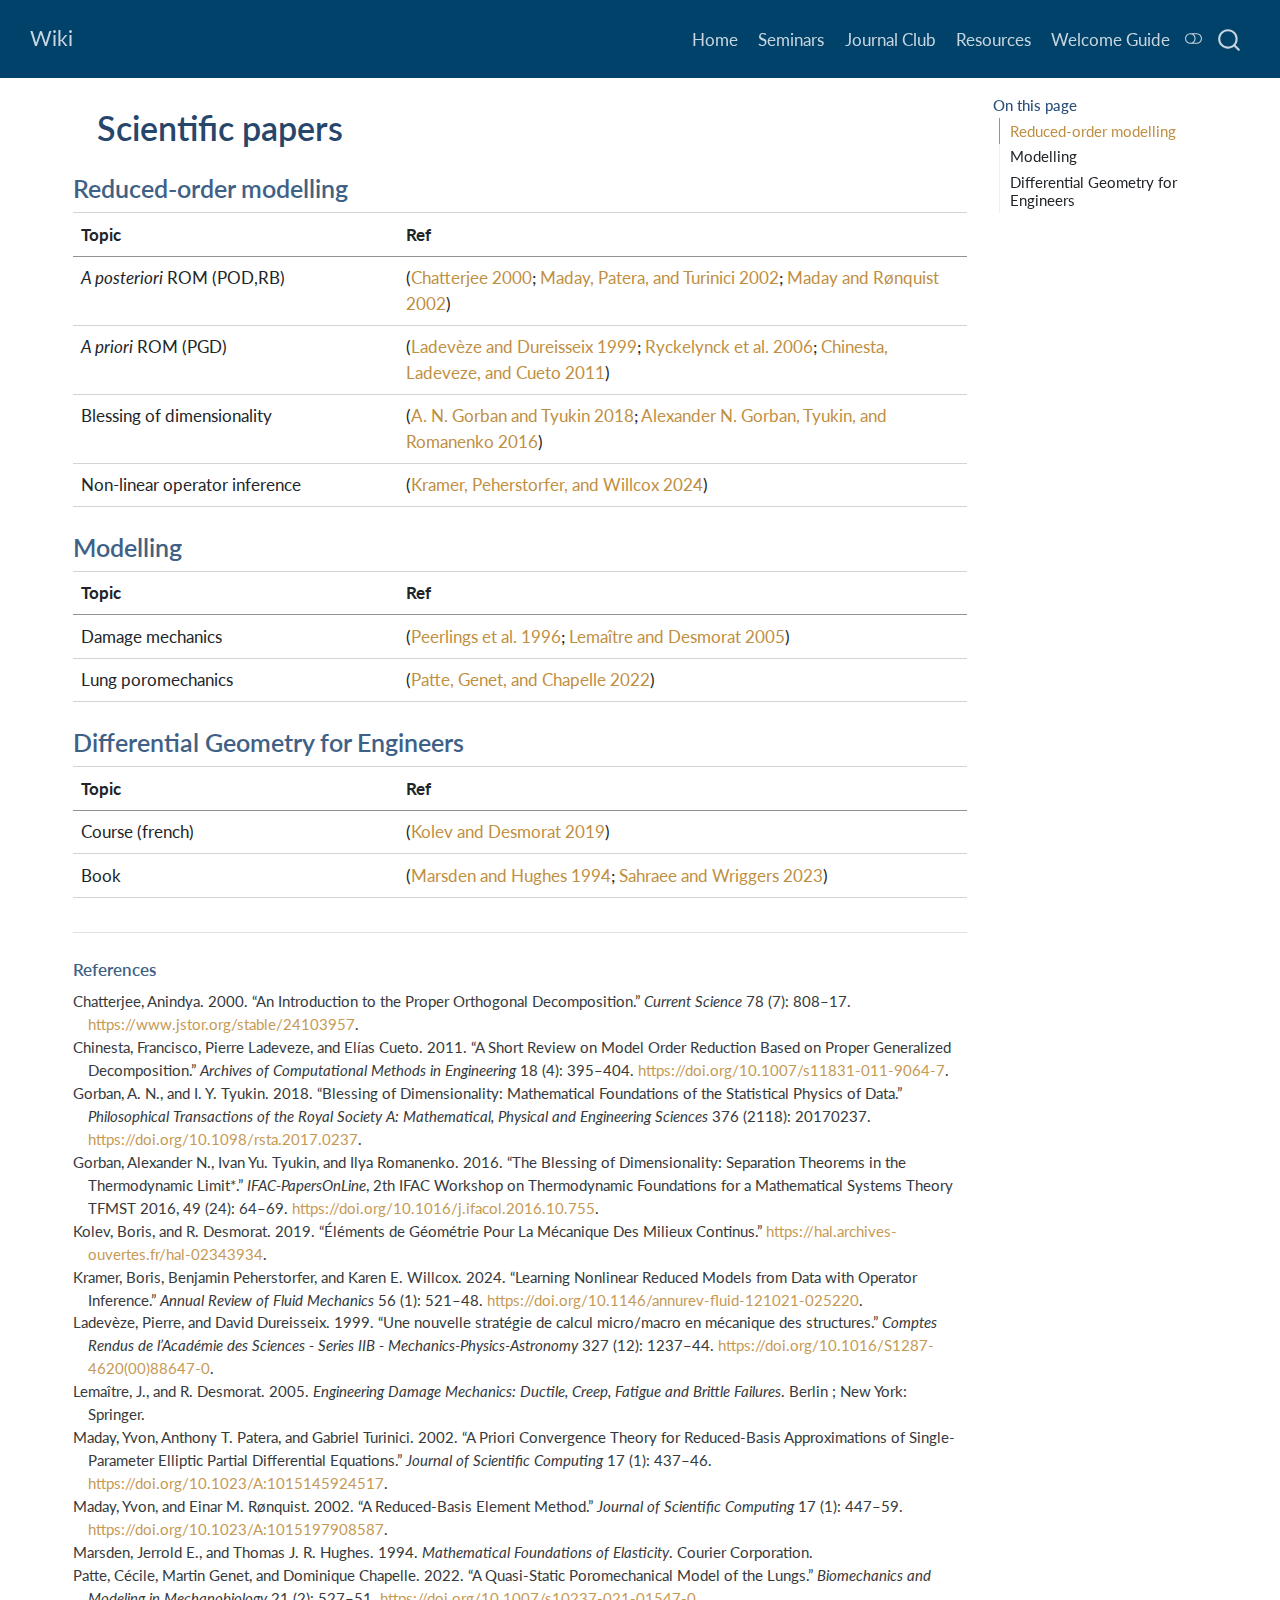
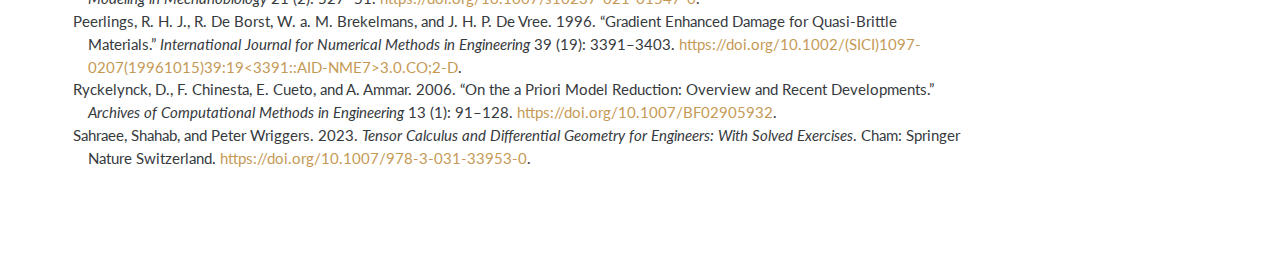
<file: LitReview.html>
<!DOCTYPE html>
<html xmlns="http://www.w3.org/1999/xhtml" lang="en" xml:lang="en"><head>

<meta charset="utf-8">
<meta name="generator" content="quarto-1.6.39">

<meta name="viewport" content="width=device-width, initial-scale=1.0, user-scalable=yes">


<title> &nbsp; Scientific papers – Wiki</title>
<style>
code{white-space: pre-wrap;}
span.smallcaps{font-variant: small-caps;}
div.columns{display: flex; gap: min(4vw, 1.5em);}
div.column{flex: auto; overflow-x: auto;}
div.hanging-indent{margin-left: 1.5em; text-indent: -1.5em;}
ul.task-list{list-style: none;}
ul.task-list li input[type="checkbox"] {
  width: 0.8em;
  margin: 0 0.8em 0.2em -1em; /* quarto-specific, see https://github.com/quarto-dev/quarto-cli/issues/4556 */ 
  vertical-align: middle;
}
/* CSS for citations */
div.csl-bib-body { }
div.csl-entry {
  clear: both;
  margin-bottom: 0em;
}
.hanging-indent div.csl-entry {
  margin-left:2em;
  text-indent:-2em;
}
div.csl-left-margin {
  min-width:2em;
  float:left;
}
div.csl-right-inline {
  margin-left:2em;
  padding-left:1em;
}
div.csl-indent {
  margin-left: 2em;
}</style>


<script src="site_libs/quarto-nav/quarto-nav.js"></script>
<script src="site_libs/quarto-nav/headroom.min.js"></script>
<script src="site_libs/clipboard/clipboard.min.js"></script>
<script src="site_libs/quarto-search/autocomplete.umd.js"></script>
<script src="site_libs/quarto-search/fuse.min.js"></script>
<script src="site_libs/quarto-search/quarto-search.js"></script>
<meta name="quarto:offset" content="./">
<script src="site_libs/quarto-html/quarto.js"></script>
<script src="site_libs/quarto-html/popper.min.js"></script>
<script src="site_libs/quarto-html/tippy.umd.min.js"></script>
<script src="site_libs/quarto-html/anchor.min.js"></script>
<link href="site_libs/quarto-html/tippy.css" rel="stylesheet">
<link href="site_libs/quarto-html/quarto-syntax-highlighting-e26003cea8cd680ca0c55a263523d882.css" rel="stylesheet" class="quarto-color-scheme" id="quarto-text-highlighting-styles">
<link href="site_libs/quarto-html/quarto-syntax-highlighting-dark-d166b450ba5a8e9f7a0ab969bf6592c1.css" rel="prefetch" class="quarto-color-scheme quarto-color-alternate" id="quarto-text-highlighting-styles">
<script src="site_libs/bootstrap/bootstrap.min.js"></script>
<link href="site_libs/bootstrap/bootstrap-icons.css" rel="stylesheet">
<link href="site_libs/bootstrap/bootstrap-5fe158f08145ac8e1fc8113f058ffef0.min.css" rel="stylesheet" append-hash="true" class="quarto-color-scheme" id="quarto-bootstrap" data-mode="light">
<link href="site_libs/bootstrap/bootstrap-dark-470a78bbcdfcee8eea9ce793f62556d6.min.css" rel="prefetch" append-hash="true" class="quarto-color-scheme quarto-color-alternate" id="quarto-bootstrap" data-mode="dark">
<script src="site_libs/quarto-contrib/iconify-2.1.0/iconify-icon.min.js"></script>
<script id="quarto-search-options" type="application/json">{
  "location": "navbar",
  "copy-button": false,
  "collapse-after": 3,
  "panel-placement": "end",
  "type": "overlay",
  "limit": 50,
  "keyboard-shortcut": [
    "f",
    "/",
    "s"
  ],
  "show-item-context": false,
  "language": {
    "search-no-results-text": "No results",
    "search-matching-documents-text": "matching documents",
    "search-copy-link-title": "Copy link to search",
    "search-hide-matches-text": "Hide additional matches",
    "search-more-match-text": "more match in this document",
    "search-more-matches-text": "more matches in this document",
    "search-clear-button-title": "Clear",
    "search-text-placeholder": "",
    "search-detached-cancel-button-title": "Cancel",
    "search-submit-button-title": "Submit",
    "search-label": "Search"
  }
}</script>


<link rel="stylesheet" href="styles.css">
</head>

<body class="nav-fixed">

<div id="quarto-search-results"></div>
  <header id="quarto-header" class="headroom fixed-top">
    <nav class="navbar navbar-expand-lg " data-bs-theme="dark">
      <div class="navbar-container container-fluid">
      <div class="navbar-brand-container mx-auto">
    <a class="navbar-brand" href="./index.html">
    <span class="navbar-title">Wiki</span>
    </a>
  </div>
            <div id="quarto-search" class="" title="Search"></div>
          <button class="navbar-toggler" type="button" data-bs-toggle="collapse" data-bs-target="#navbarCollapse" aria-controls="navbarCollapse" role="menu" aria-expanded="false" aria-label="Toggle navigation" onclick="if (window.quartoToggleHeadroom) { window.quartoToggleHeadroom(); }">
  <span class="navbar-toggler-icon"></span>
</button>
          <div class="collapse navbar-collapse" id="navbarCollapse">
            <ul class="navbar-nav navbar-nav-scroll ms-auto">
  <li class="nav-item">
    <a class="nav-link" href="./index.html"> 
<span class="menu-text">Home</span></a>
  </li>  
  <li class="nav-item">
    <a class="nav-link" href="./Seminars.html"> 
<span class="menu-text">Seminars</span></a>
  </li>  
  <li class="nav-item">
    <a class="nav-link" href="./JournalClub.html"> 
<span class="menu-text">Journal Club</span></a>
  </li>  
  <li class="nav-item">
    <a class="nav-link" href="./AddResources.html"> 
<span class="menu-text">Resources</span></a>
  </li>  
  <li class="nav-item">
    <a class="nav-link" href="./WelcomeGuide.html"> 
<span class="menu-text">Welcome Guide</span></a>
  </li>  
</ul>
          </div> <!-- /navcollapse -->
            <div class="quarto-navbar-tools">
  <a href="" class="quarto-color-scheme-toggle quarto-navigation-tool  px-1" onclick="window.quartoToggleColorScheme(); return false;" title="Toggle dark mode"><i class="bi"></i></a>
</div>
      </div> <!-- /container-fluid -->
    </nav>
</header>
<!-- content -->
<div id="quarto-content" class="quarto-container page-columns page-rows-contents page-layout-full page-navbar">
<!-- sidebar -->
<!-- margin-sidebar -->
    <div id="quarto-margin-sidebar" class="sidebar margin-sidebar">
        <nav id="TOC" role="doc-toc" class="toc-active">
    <h2 id="toc-title">On this page</h2>
   
  <ul>
  <li><a href="#reduced-order-modelling" id="toc-reduced-order-modelling" class="nav-link active" data-scroll-target="#reduced-order-modelling">Reduced-order modelling</a></li>
  <li><a href="#modelling" id="toc-modelling" class="nav-link" data-scroll-target="#modelling">Modelling</a></li>
  <li><a href="#differential-geometry-for-engineers" id="toc-differential-geometry-for-engineers" class="nav-link" data-scroll-target="#differential-geometry-for-engineers">Differential Geometry for Engineers</a></li>
  </ul>
</nav>
    </div>
<!-- main -->
<main class="content column-page-left" id="quarto-document-content">

<header id="title-block-header" class="quarto-title-block default">
<div class="quarto-title">
<h1 class="title"><iconify-icon role="img" inline="" icon="fa-solid:book" aria-label="Icon book from fa-solid Iconify.design set." title="Icon book from fa-solid Iconify.design set."></iconify-icon> &nbsp; Scientific papers</h1>
</div>



<div class="quarto-title-meta column-page-left">

    
  
    
  </div>
  


</header>


<section id="reduced-order-modelling" class="level3">
<h3 class="anchored" data-anchor-id="reduced-order-modelling">Reduced-order modelling</h3>
<table class="caption-top table">
<colgroup>
<col style="width: 36%">
<col style="width: 63%">
</colgroup>
<thead>
<tr class="header">
<th>Topic</th>
<th>Ref</th>
</tr>
</thead>
<tbody>
<tr class="odd">
<td><em>A posteriori</em> ROM (POD,RB)</td>
<td><span class="citation" data-cites="chatterjeeIntroductionProperOrthogonal2000 madayPrioriConvergenceTheory2002 madayReducedBasisElementMethod2002">(<a href="#ref-chatterjeeIntroductionProperOrthogonal2000" role="doc-biblioref">Chatterjee 2000</a>; <a href="#ref-madayPrioriConvergenceTheory2002" role="doc-biblioref">Maday, Patera, and Turinici 2002</a>; <a href="#ref-madayReducedBasisElementMethod2002" role="doc-biblioref">Maday and Rønquist 2002</a>)</span></td>
</tr>
<tr class="even">
<td><em>A priori</em> ROM (PGD)</td>
<td><span class="citation" data-cites="ladevezeNouvelleStrategieCalcul1999 ryckelynckPrioriModelReduction2006 chinestaShortReviewModel2011">(<a href="#ref-ladevezeNouvelleStrategieCalcul1999" role="doc-biblioref">Ladevèze and Dureisseix 1999</a>; <a href="#ref-ryckelynckPrioriModelReduction2006" role="doc-biblioref">Ryckelynck et al. 2006</a>; <a href="#ref-chinestaShortReviewModel2011" role="doc-biblioref">Chinesta, Ladeveze, and Cueto 2011</a>)</span></td>
</tr>
<tr class="odd">
<td>Blessing of dimensionality</td>
<td><span class="citation" data-cites="gorbanBlessingDimensionalityMathematical2018 gorbanBlessingDimensionalitySeparation2016">(<a href="#ref-gorbanBlessingDimensionalityMathematical2018" role="doc-biblioref">A. N. Gorban and Tyukin 2018</a>; <a href="#ref-gorbanBlessingDimensionalitySeparation2016" role="doc-biblioref">Alexander N. Gorban, Tyukin, and Romanenko 2016</a>)</span></td>
</tr>
<tr class="even">
<td>Non-linear operator inference</td>
<td><span class="citation" data-cites="kramerLearningNonlinearReduced2024">(<a href="#ref-kramerLearningNonlinearReduced2024" role="doc-biblioref">Kramer, Peherstorfer, and Willcox 2024</a>)</span></td>
</tr>
</tbody>
</table>
</section>
<section id="modelling" class="level3">
<h3 class="anchored" data-anchor-id="modelling">Modelling</h3>
<table class="caption-top table">
<colgroup>
<col style="width: 36%">
<col style="width: 63%">
</colgroup>
<thead>
<tr class="header">
<th>Topic</th>
<th>Ref</th>
</tr>
</thead>
<tbody>
<tr class="odd">
<td>Damage mechanics</td>
<td><span class="citation" data-cites="peerlingsGradientEnhancedDamage1996 lemaitre_engineering_2005">(<a href="#ref-peerlingsGradientEnhancedDamage1996" role="doc-biblioref">Peerlings et al. 1996</a>; <a href="#ref-lemaitre_engineering_2005" role="doc-biblioref">Lemaître and Desmorat 2005</a>)</span></td>
</tr>
<tr class="even">
<td>Lung poromechanics</td>
<td><span class="citation" data-cites="patteQuasistaticPoromechanicalModel2022">(<a href="#ref-patteQuasistaticPoromechanicalModel2022" role="doc-biblioref">Patte, Genet, and Chapelle 2022</a>)</span></td>
</tr>
</tbody>
</table>
</section>
<section id="differential-geometry-for-engineers" class="level3">
<h3 class="anchored" data-anchor-id="differential-geometry-for-engineers">Differential Geometry for Engineers</h3>
<table class="caption-top table">
<colgroup>
<col style="width: 36%">
<col style="width: 63%">
</colgroup>
<thead>
<tr class="header">
<th>Topic</th>
<th>Ref</th>
</tr>
</thead>
<tbody>
<tr class="odd">
<td>Course (french)</td>
<td><span class="citation" data-cites="kolevElementsGeometriePour2019">(<a href="#ref-kolevElementsGeometriePour2019" role="doc-biblioref">Kolev and Desmorat 2019</a>)</span></td>
</tr>
<tr class="even">
<td>Book</td>
<td><span class="citation" data-cites="marsdenMathematicalFoundationsElasticity1994 sahraeeTensorCalculusDifferential2023">(<a href="#ref-marsdenMathematicalFoundationsElasticity1994" role="doc-biblioref">Marsden and Hughes 1994</a>; <a href="#ref-sahraeeTensorCalculusDifferential2023" role="doc-biblioref">Sahraee and Wriggers 2023</a>)</span></td>
</tr>
</tbody>
</table>



</section>

<div id="quarto-appendix" class="default"><section class="quarto-appendix-contents" role="doc-bibliography" id="quarto-bibliography"><h2 class="anchored quarto-appendix-heading">References</h2><div id="refs" class="references csl-bib-body hanging-indent" data-entry-spacing="0" role="list">
<div id="ref-chatterjeeIntroductionProperOrthogonal2000" class="csl-entry" role="listitem">
Chatterjee, Anindya. 2000. <span>“An Introduction to the Proper Orthogonal Decomposition.”</span> <em>Current Science</em> 78 (7): 808–17. <a href="https://www.jstor.org/stable/24103957">https://www.jstor.org/stable/24103957</a>.
</div>
<div id="ref-chinestaShortReviewModel2011" class="csl-entry" role="listitem">
Chinesta, Francisco, Pierre Ladeveze, and Elías Cueto. 2011. <span>“A <span>Short Review</span> on <span>Model Order Reduction Based</span> on <span>Proper Generalized Decomposition</span>.”</span> <em>Archives of Computational Methods in Engineering</em> 18 (4): 395–404. <a href="https://doi.org/10.1007/s11831-011-9064-7">https://doi.org/10.1007/s11831-011-9064-7</a>.
</div>
<div id="ref-gorbanBlessingDimensionalityMathematical2018" class="csl-entry" role="listitem">
Gorban, A. N., and I. Y. Tyukin. 2018. <span>“Blessing of Dimensionality: Mathematical Foundations of the Statistical Physics of Data.”</span> <em>Philosophical Transactions of the Royal Society A: Mathematical, Physical and Engineering Sciences</em> 376 (2118): 20170237. <a href="https://doi.org/10.1098/rsta.2017.0237">https://doi.org/10.1098/rsta.2017.0237</a>.
</div>
<div id="ref-gorbanBlessingDimensionalitySeparation2016" class="csl-entry" role="listitem">
Gorban, Alexander N., Ivan Yu. Tyukin, and Ilya Romanenko. 2016. <span>“The <span>Blessing</span> of <span>Dimensionality</span>: <span>Separation Theorems</span> in the <span>Thermodynamic Limit</span>*.”</span> <em>IFAC-PapersOnLine</em>, 2th <span>IFAC Workshop</span> on <span>Thermodynamic Foundations</span> for a <span>Mathematical Systems Theory TFMST</span> 2016, 49 (24): 64–69. <a href="https://doi.org/10.1016/j.ifacol.2016.10.755">https://doi.org/10.1016/j.ifacol.2016.10.755</a>.
</div>
<div id="ref-kolevElementsGeometriePour2019" class="csl-entry" role="listitem">
Kolev, Boris, and R. Desmorat. 2019. <span>“Éléments de Géométrie Pour La Mécanique Des Milieux Continus.”</span> <a href="https://hal.archives-ouvertes.fr/hal-02343934">https://hal.archives-ouvertes.fr/hal-02343934</a>.
</div>
<div id="ref-kramerLearningNonlinearReduced2024" class="csl-entry" role="listitem">
Kramer, Boris, Benjamin Peherstorfer, and Karen E. Willcox. 2024. <span>“Learning <span>Nonlinear Reduced Models</span> from <span>Data</span> with <span>Operator Inference</span>.”</span> <em>Annual Review of Fluid Mechanics</em> 56 (1): 521–48. <a href="https://doi.org/10.1146/annurev-fluid-121021-025220">https://doi.org/10.1146/annurev-fluid-121021-025220</a>.
</div>
<div id="ref-ladevezeNouvelleStrategieCalcul1999" class="csl-entry" role="listitem">
Ladevèze, Pierre, and David Dureisseix. 1999. <span>“<span>Une nouvelle strat<span>é</span>gie de calcul micro/macro en m<span>é</span>canique des structures</span>.”</span> <em>Comptes Rendus de l’Acad<span>é</span>mie des Sciences - Series IIB - Mechanics-Physics-Astronomy</em> 327 (12): 1237–44. <a href="https://doi.org/10.1016/S1287-4620(00)88647-0">https://doi.org/10.1016/S1287-4620(00)88647-0</a>.
</div>
<div id="ref-lemaitre_engineering_2005" class="csl-entry" role="listitem">
Lemaître, J., and R. Desmorat. 2005. <em>Engineering Damage Mechanics: Ductile, Creep, Fatigue and Brittle Failures</em>. Berlin ; New York: Springer.
</div>
<div id="ref-madayPrioriConvergenceTheory2002" class="csl-entry" role="listitem">
Maday, Yvon, Anthony T. Patera, and Gabriel Turinici. 2002. <span>“A <span>Priori Convergence Theory</span> for <span>Reduced-Basis Approximations</span> of <span>Single-Parameter Elliptic Partial Differential Equations</span>.”</span> <em>Journal of Scientific Computing</em> 17 (1): 437–46. <a href="https://doi.org/10.1023/A:1015145924517">https://doi.org/10.1023/A:1015145924517</a>.
</div>
<div id="ref-madayReducedBasisElementMethod2002" class="csl-entry" role="listitem">
Maday, Yvon, and Einar M. Rønquist. 2002. <span>“A <span>Reduced-Basis Element Method</span>.”</span> <em>Journal of Scientific Computing</em> 17 (1): 447–59. <a href="https://doi.org/10.1023/A:1015197908587">https://doi.org/10.1023/A:1015197908587</a>.
</div>
<div id="ref-marsdenMathematicalFoundationsElasticity1994" class="csl-entry" role="listitem">
Marsden, Jerrold E., and Thomas J. R. Hughes. 1994. <em>Mathematical <span>Foundations</span> of <span>Elasticity</span></em>. Courier Corporation.
</div>
<div id="ref-patteQuasistaticPoromechanicalModel2022" class="csl-entry" role="listitem">
Patte, Cécile, Martin Genet, and Dominique Chapelle. 2022. <span>“A Quasi-Static Poromechanical Model of the Lungs.”</span> <em>Biomechanics and Modeling in Mechanobiology</em> 21 (2): 527–51. <a href="https://doi.org/10.1007/s10237-021-01547-0">https://doi.org/10.1007/s10237-021-01547-0</a>.
</div>
<div id="ref-peerlingsGradientEnhancedDamage1996" class="csl-entry" role="listitem">
Peerlings, R. H. J., R. De Borst, W. a. M. Brekelmans, and J. H. P. De Vree. 1996. <span>“Gradient <span>Enhanced Damage</span> for <span>Quasi-Brittle Materials</span>.”</span> <em>International Journal for Numerical Methods in Engineering</em> 39 (19): 3391–3403. <a href="https://doi.org/10.1002/(SICI)1097-0207(19961015)39:19<3391::AID-NME7>3.0.CO;2-D">https://doi.org/10.1002/(SICI)1097-0207(19961015)39:19&lt;3391::AID-NME7&gt;3.0.CO;2-D</a>.
</div>
<div id="ref-ryckelynckPrioriModelReduction2006" class="csl-entry" role="listitem">
Ryckelynck, D., F. Chinesta, E. Cueto, and A. Ammar. 2006. <span>“On the a Priori Model Reduction: <span>Overview</span> and Recent Developments.”</span> <em>Archives of Computational Methods in Engineering</em> 13 (1): 91–128. <a href="https://doi.org/10.1007/BF02905932">https://doi.org/10.1007/BF02905932</a>.
</div>
<div id="ref-sahraeeTensorCalculusDifferential2023" class="csl-entry" role="listitem">
Sahraee, Shahab, and Peter Wriggers. 2023. <em>Tensor <span>Calculus</span> and <span>Differential Geometry</span> for <span>Engineers</span>: <span>With Solved Exercises</span></em>. Cham: Springer Nature Switzerland. <a href="https://doi.org/10.1007/978-3-031-33953-0">https://doi.org/10.1007/978-3-031-33953-0</a>.
</div>
</div></section></div></main> <!-- /main -->
<script id="quarto-html-after-body" type="application/javascript">
window.document.addEventListener("DOMContentLoaded", function (event) {
  const toggleBodyColorMode = (bsSheetEl) => {
    const mode = bsSheetEl.getAttribute("data-mode");
    const bodyEl = window.document.querySelector("body");
    if (mode === "dark") {
      bodyEl.classList.add("quarto-dark");
      bodyEl.classList.remove("quarto-light");
    } else {
      bodyEl.classList.add("quarto-light");
      bodyEl.classList.remove("quarto-dark");
    }
  }
  const toggleBodyColorPrimary = () => {
    const bsSheetEl = window.document.querySelector("link#quarto-bootstrap");
    if (bsSheetEl) {
      toggleBodyColorMode(bsSheetEl);
    }
  }
  toggleBodyColorPrimary();  
  const disableStylesheet = (stylesheets) => {
    for (let i=0; i < stylesheets.length; i++) {
      const stylesheet = stylesheets[i];
      stylesheet.rel = 'prefetch';
    }
  }
  const enableStylesheet = (stylesheets) => {
    for (let i=0; i < stylesheets.length; i++) {
      const stylesheet = stylesheets[i];
      stylesheet.rel = 'stylesheet';
    }
  }
  const manageTransitions = (selector, allowTransitions) => {
    const els = window.document.querySelectorAll(selector);
    for (let i=0; i < els.length; i++) {
      const el = els[i];
      if (allowTransitions) {
        el.classList.remove('notransition');
      } else {
        el.classList.add('notransition');
      }
    }
  }
  const toggleGiscusIfUsed = (isAlternate, darkModeDefault) => {
    const baseTheme = document.querySelector('#giscus-base-theme')?.value ?? 'light';
    const alternateTheme = document.querySelector('#giscus-alt-theme')?.value ?? 'dark';
    let newTheme = '';
    if(darkModeDefault) {
      newTheme = isAlternate ? baseTheme : alternateTheme;
    } else {
      newTheme = isAlternate ? alternateTheme : baseTheme;
    }
    const changeGiscusTheme = () => {
      // From: https://github.com/giscus/giscus/issues/336
      const sendMessage = (message) => {
        const iframe = document.querySelector('iframe.giscus-frame');
        if (!iframe) return;
        iframe.contentWindow.postMessage({ giscus: message }, 'https://giscus.app');
      }
      sendMessage({
        setConfig: {
          theme: newTheme
        }
      });
    }
    const isGiscussLoaded = window.document.querySelector('iframe.giscus-frame') !== null;
    if (isGiscussLoaded) {
      changeGiscusTheme();
    }
  }
  const toggleColorMode = (alternate) => {
    // Switch the stylesheets
    const alternateStylesheets = window.document.querySelectorAll('link.quarto-color-scheme.quarto-color-alternate');
    manageTransitions('#quarto-margin-sidebar .nav-link', false);
    if (alternate) {
      enableStylesheet(alternateStylesheets);
      for (const sheetNode of alternateStylesheets) {
        if (sheetNode.id === "quarto-bootstrap") {
          toggleBodyColorMode(sheetNode);
        }
      }
    } else {
      disableStylesheet(alternateStylesheets);
      toggleBodyColorPrimary();
    }
    manageTransitions('#quarto-margin-sidebar .nav-link', true);
    // Switch the toggles
    const toggles = window.document.querySelectorAll('.quarto-color-scheme-toggle');
    for (let i=0; i < toggles.length; i++) {
      const toggle = toggles[i];
      if (toggle) {
        if (alternate) {
          toggle.classList.add("alternate");     
        } else {
          toggle.classList.remove("alternate");
        }
      }
    }
    // Hack to workaround the fact that safari doesn't
    // properly recolor the scrollbar when toggling (#1455)
    if (navigator.userAgent.indexOf('Safari') > 0 && navigator.userAgent.indexOf('Chrome') == -1) {
      manageTransitions("body", false);
      window.scrollTo(0, 1);
      setTimeout(() => {
        window.scrollTo(0, 0);
        manageTransitions("body", true);
      }, 40);  
    }
  }
  const isFileUrl = () => { 
    return window.location.protocol === 'file:';
  }
  const hasAlternateSentinel = () => {  
    let styleSentinel = getColorSchemeSentinel();
    if (styleSentinel !== null) {
      return styleSentinel === "alternate";
    } else {
      return false;
    }
  }
  const setStyleSentinel = (alternate) => {
    const value = alternate ? "alternate" : "default";
    if (!isFileUrl()) {
      window.localStorage.setItem("quarto-color-scheme", value);
    } else {
      localAlternateSentinel = value;
    }
  }
  const getColorSchemeSentinel = () => {
    if (!isFileUrl()) {
      const storageValue = window.localStorage.getItem("quarto-color-scheme");
      return storageValue != null ? storageValue : localAlternateSentinel;
    } else {
      return localAlternateSentinel;
    }
  }
  const darkModeDefault = false;
  let localAlternateSentinel = darkModeDefault ? 'alternate' : 'default';
  // Dark / light mode switch
  window.quartoToggleColorScheme = () => {
    // Read the current dark / light value 
    let toAlternate = !hasAlternateSentinel();
    toggleColorMode(toAlternate);
    setStyleSentinel(toAlternate);
    toggleGiscusIfUsed(toAlternate, darkModeDefault);
  };
  // Ensure there is a toggle, if there isn't float one in the top right
  if (window.document.querySelector('.quarto-color-scheme-toggle') === null) {
    const a = window.document.createElement('a');
    a.classList.add('top-right');
    a.classList.add('quarto-color-scheme-toggle');
    a.href = "";
    a.onclick = function() { try { window.quartoToggleColorScheme(); } catch {} return false; };
    const i = window.document.createElement("i");
    i.classList.add('bi');
    a.appendChild(i);
    window.document.body.appendChild(a);
  }
  // Switch to dark mode if need be
  if (hasAlternateSentinel()) {
    toggleColorMode(true);
  } else {
    toggleColorMode(false);
  }
  const icon = "";
  const anchorJS = new window.AnchorJS();
  anchorJS.options = {
    placement: 'right',
    icon: icon
  };
  anchorJS.add('.anchored');
  const isCodeAnnotation = (el) => {
    for (const clz of el.classList) {
      if (clz.startsWith('code-annotation-')) {                     
        return true;
      }
    }
    return false;
  }
  const onCopySuccess = function(e) {
    // button target
    const button = e.trigger;
    // don't keep focus
    button.blur();
    // flash "checked"
    button.classList.add('code-copy-button-checked');
    var currentTitle = button.getAttribute("title");
    button.setAttribute("title", "Copied!");
    let tooltip;
    if (window.bootstrap) {
      button.setAttribute("data-bs-toggle", "tooltip");
      button.setAttribute("data-bs-placement", "left");
      button.setAttribute("data-bs-title", "Copied!");
      tooltip = new bootstrap.Tooltip(button, 
        { trigger: "manual", 
          customClass: "code-copy-button-tooltip",
          offset: [0, -8]});
      tooltip.show();    
    }
    setTimeout(function() {
      if (tooltip) {
        tooltip.hide();
        button.removeAttribute("data-bs-title");
        button.removeAttribute("data-bs-toggle");
        button.removeAttribute("data-bs-placement");
      }
      button.setAttribute("title", currentTitle);
      button.classList.remove('code-copy-button-checked');
    }, 1000);
    // clear code selection
    e.clearSelection();
  }
  const getTextToCopy = function(trigger) {
      const codeEl = trigger.previousElementSibling.cloneNode(true);
      for (const childEl of codeEl.children) {
        if (isCodeAnnotation(childEl)) {
          childEl.remove();
        }
      }
      return codeEl.innerText;
  }
  const clipboard = new window.ClipboardJS('.code-copy-button:not([data-in-quarto-modal])', {
    text: getTextToCopy
  });
  clipboard.on('success', onCopySuccess);
  if (window.document.getElementById('quarto-embedded-source-code-modal')) {
    const clipboardModal = new window.ClipboardJS('.code-copy-button[data-in-quarto-modal]', {
      text: getTextToCopy,
      container: window.document.getElementById('quarto-embedded-source-code-modal')
    });
    clipboardModal.on('success', onCopySuccess);
  }
    var localhostRegex = new RegExp(/^(?:http|https):\/\/localhost\:?[0-9]*\//);
    var mailtoRegex = new RegExp(/^mailto:/);
      var filterRegex = new RegExp("https:\/\/AlexandreDabySeesaram\.github\.io\/Wiki_LMS\/");
    var isInternal = (href) => {
        return filterRegex.test(href) || localhostRegex.test(href) || mailtoRegex.test(href);
    }
    // Inspect non-navigation links and adorn them if external
 	var links = window.document.querySelectorAll('a[href]:not(.nav-link):not(.navbar-brand):not(.toc-action):not(.sidebar-link):not(.sidebar-item-toggle):not(.pagination-link):not(.no-external):not([aria-hidden]):not(.dropdown-item):not(.quarto-navigation-tool):not(.about-link)');
    for (var i=0; i<links.length; i++) {
      const link = links[i];
      if (!isInternal(link.href)) {
        // undo the damage that might have been done by quarto-nav.js in the case of
        // links that we want to consider external
        if (link.dataset.originalHref !== undefined) {
          link.href = link.dataset.originalHref;
        }
      }
    }
  function tippyHover(el, contentFn, onTriggerFn, onUntriggerFn) {
    const config = {
      allowHTML: true,
      maxWidth: 500,
      delay: 100,
      arrow: false,
      appendTo: function(el) {
          return el.parentElement;
      },
      interactive: true,
      interactiveBorder: 10,
      theme: 'quarto',
      placement: 'bottom-start',
    };
    if (contentFn) {
      config.content = contentFn;
    }
    if (onTriggerFn) {
      config.onTrigger = onTriggerFn;
    }
    if (onUntriggerFn) {
      config.onUntrigger = onUntriggerFn;
    }
    window.tippy(el, config); 
  }
  const noterefs = window.document.querySelectorAll('a[role="doc-noteref"]');
  for (var i=0; i<noterefs.length; i++) {
    const ref = noterefs[i];
    tippyHover(ref, function() {
      // use id or data attribute instead here
      let href = ref.getAttribute('data-footnote-href') || ref.getAttribute('href');
      try { href = new URL(href).hash; } catch {}
      const id = href.replace(/^#\/?/, "");
      const note = window.document.getElementById(id);
      if (note) {
        return note.innerHTML;
      } else {
        return "";
      }
    });
  }
  const xrefs = window.document.querySelectorAll('a.quarto-xref');
  const processXRef = (id, note) => {
    // Strip column container classes
    const stripColumnClz = (el) => {
      el.classList.remove("page-full", "page-columns");
      if (el.children) {
        for (const child of el.children) {
          stripColumnClz(child);
        }
      }
    }
    stripColumnClz(note)
    if (id === null || id.startsWith('sec-')) {
      // Special case sections, only their first couple elements
      const container = document.createElement("div");
      if (note.children && note.children.length > 2) {
        container.appendChild(note.children[0].cloneNode(true));
        for (let i = 1; i < note.children.length; i++) {
          const child = note.children[i];
          if (child.tagName === "P" && child.innerText === "") {
            continue;
          } else {
            container.appendChild(child.cloneNode(true));
            break;
          }
        }
        if (window.Quarto?.typesetMath) {
          window.Quarto.typesetMath(container);
        }
        return container.innerHTML
      } else {
        if (window.Quarto?.typesetMath) {
          window.Quarto.typesetMath(note);
        }
        return note.innerHTML;
      }
    } else {
      // Remove any anchor links if they are present
      const anchorLink = note.querySelector('a.anchorjs-link');
      if (anchorLink) {
        anchorLink.remove();
      }
      if (window.Quarto?.typesetMath) {
        window.Quarto.typesetMath(note);
      }
      if (note.classList.contains("callout")) {
        return note.outerHTML;
      } else {
        return note.innerHTML;
      }
    }
  }
  for (var i=0; i<xrefs.length; i++) {
    const xref = xrefs[i];
    tippyHover(xref, undefined, function(instance) {
      instance.disable();
      let url = xref.getAttribute('href');
      let hash = undefined; 
      if (url.startsWith('#')) {
        hash = url;
      } else {
        try { hash = new URL(url).hash; } catch {}
      }
      if (hash) {
        const id = hash.replace(/^#\/?/, "");
        const note = window.document.getElementById(id);
        if (note !== null) {
          try {
            const html = processXRef(id, note.cloneNode(true));
            instance.setContent(html);
          } finally {
            instance.enable();
            instance.show();
          }
        } else {
          // See if we can fetch this
          fetch(url.split('#')[0])
          .then(res => res.text())
          .then(html => {
            const parser = new DOMParser();
            const htmlDoc = parser.parseFromString(html, "text/html");
            const note = htmlDoc.getElementById(id);
            if (note !== null) {
              const html = processXRef(id, note);
              instance.setContent(html);
            } 
          }).finally(() => {
            instance.enable();
            instance.show();
          });
        }
      } else {
        // See if we can fetch a full url (with no hash to target)
        // This is a special case and we should probably do some content thinning / targeting
        fetch(url)
        .then(res => res.text())
        .then(html => {
          const parser = new DOMParser();
          const htmlDoc = parser.parseFromString(html, "text/html");
          const note = htmlDoc.querySelector('main.content');
          if (note !== null) {
            // This should only happen for chapter cross references
            // (since there is no id in the URL)
            // remove the first header
            if (note.children.length > 0 && note.children[0].tagName === "HEADER") {
              note.children[0].remove();
            }
            const html = processXRef(null, note);
            instance.setContent(html);
          } 
        }).finally(() => {
          instance.enable();
          instance.show();
        });
      }
    }, function(instance) {
    });
  }
      let selectedAnnoteEl;
      const selectorForAnnotation = ( cell, annotation) => {
        let cellAttr = 'data-code-cell="' + cell + '"';
        let lineAttr = 'data-code-annotation="' +  annotation + '"';
        const selector = 'span[' + cellAttr + '][' + lineAttr + ']';
        return selector;
      }
      const selectCodeLines = (annoteEl) => {
        const doc = window.document;
        const targetCell = annoteEl.getAttribute("data-target-cell");
        const targetAnnotation = annoteEl.getAttribute("data-target-annotation");
        const annoteSpan = window.document.querySelector(selectorForAnnotation(targetCell, targetAnnotation));
        const lines = annoteSpan.getAttribute("data-code-lines").split(",");
        const lineIds = lines.map((line) => {
          return targetCell + "-" + line;
        })
        let top = null;
        let height = null;
        let parent = null;
        if (lineIds.length > 0) {
            //compute the position of the single el (top and bottom and make a div)
            const el = window.document.getElementById(lineIds[0]);
            top = el.offsetTop;
            height = el.offsetHeight;
            parent = el.parentElement.parentElement;
          if (lineIds.length > 1) {
            const lastEl = window.document.getElementById(lineIds[lineIds.length - 1]);
            const bottom = lastEl.offsetTop + lastEl.offsetHeight;
            height = bottom - top;
          }
          if (top !== null && height !== null && parent !== null) {
            // cook up a div (if necessary) and position it 
            let div = window.document.getElementById("code-annotation-line-highlight");
            if (div === null) {
              div = window.document.createElement("div");
              div.setAttribute("id", "code-annotation-line-highlight");
              div.style.position = 'absolute';
              parent.appendChild(div);
            }
            div.style.top = top - 2 + "px";
            div.style.height = height + 4 + "px";
            div.style.left = 0;
            let gutterDiv = window.document.getElementById("code-annotation-line-highlight-gutter");
            if (gutterDiv === null) {
              gutterDiv = window.document.createElement("div");
              gutterDiv.setAttribute("id", "code-annotation-line-highlight-gutter");
              gutterDiv.style.position = 'absolute';
              const codeCell = window.document.getElementById(targetCell);
              const gutter = codeCell.querySelector('.code-annotation-gutter');
              gutter.appendChild(gutterDiv);
            }
            gutterDiv.style.top = top - 2 + "px";
            gutterDiv.style.height = height + 4 + "px";
          }
          selectedAnnoteEl = annoteEl;
        }
      };
      const unselectCodeLines = () => {
        const elementsIds = ["code-annotation-line-highlight", "code-annotation-line-highlight-gutter"];
        elementsIds.forEach((elId) => {
          const div = window.document.getElementById(elId);
          if (div) {
            div.remove();
          }
        });
        selectedAnnoteEl = undefined;
      };
        // Handle positioning of the toggle
    window.addEventListener(
      "resize",
      throttle(() => {
        elRect = undefined;
        if (selectedAnnoteEl) {
          selectCodeLines(selectedAnnoteEl);
        }
      }, 10)
    );
    function throttle(fn, ms) {
    let throttle = false;
    let timer;
      return (...args) => {
        if(!throttle) { // first call gets through
            fn.apply(this, args);
            throttle = true;
        } else { // all the others get throttled
            if(timer) clearTimeout(timer); // cancel #2
            timer = setTimeout(() => {
              fn.apply(this, args);
              timer = throttle = false;
            }, ms);
        }
      };
    }
      // Attach click handler to the DT
      const annoteDls = window.document.querySelectorAll('dt[data-target-cell]');
      for (const annoteDlNode of annoteDls) {
        annoteDlNode.addEventListener('click', (event) => {
          const clickedEl = event.target;
          if (clickedEl !== selectedAnnoteEl) {
            unselectCodeLines();
            const activeEl = window.document.querySelector('dt[data-target-cell].code-annotation-active');
            if (activeEl) {
              activeEl.classList.remove('code-annotation-active');
            }
            selectCodeLines(clickedEl);
            clickedEl.classList.add('code-annotation-active');
          } else {
            // Unselect the line
            unselectCodeLines();
            clickedEl.classList.remove('code-annotation-active');
          }
        });
      }
  const findCites = (el) => {
    const parentEl = el.parentElement;
    if (parentEl) {
      const cites = parentEl.dataset.cites;
      if (cites) {
        return {
          el,
          cites: cites.split(' ')
        };
      } else {
        return findCites(el.parentElement)
      }
    } else {
      return undefined;
    }
  };
  var bibliorefs = window.document.querySelectorAll('a[role="doc-biblioref"]');
  for (var i=0; i<bibliorefs.length; i++) {
    const ref = bibliorefs[i];
    const citeInfo = findCites(ref);
    if (citeInfo) {
      tippyHover(citeInfo.el, function() {
        var popup = window.document.createElement('div');
        citeInfo.cites.forEach(function(cite) {
          var citeDiv = window.document.createElement('div');
          citeDiv.classList.add('hanging-indent');
          citeDiv.classList.add('csl-entry');
          var biblioDiv = window.document.getElementById('ref-' + cite);
          if (biblioDiv) {
            citeDiv.innerHTML = biblioDiv.innerHTML;
          }
          popup.appendChild(citeDiv);
        });
        return popup.innerHTML;
      });
    }
  }
});
</script>
</div> <!-- /content -->




</body></html>
</file>
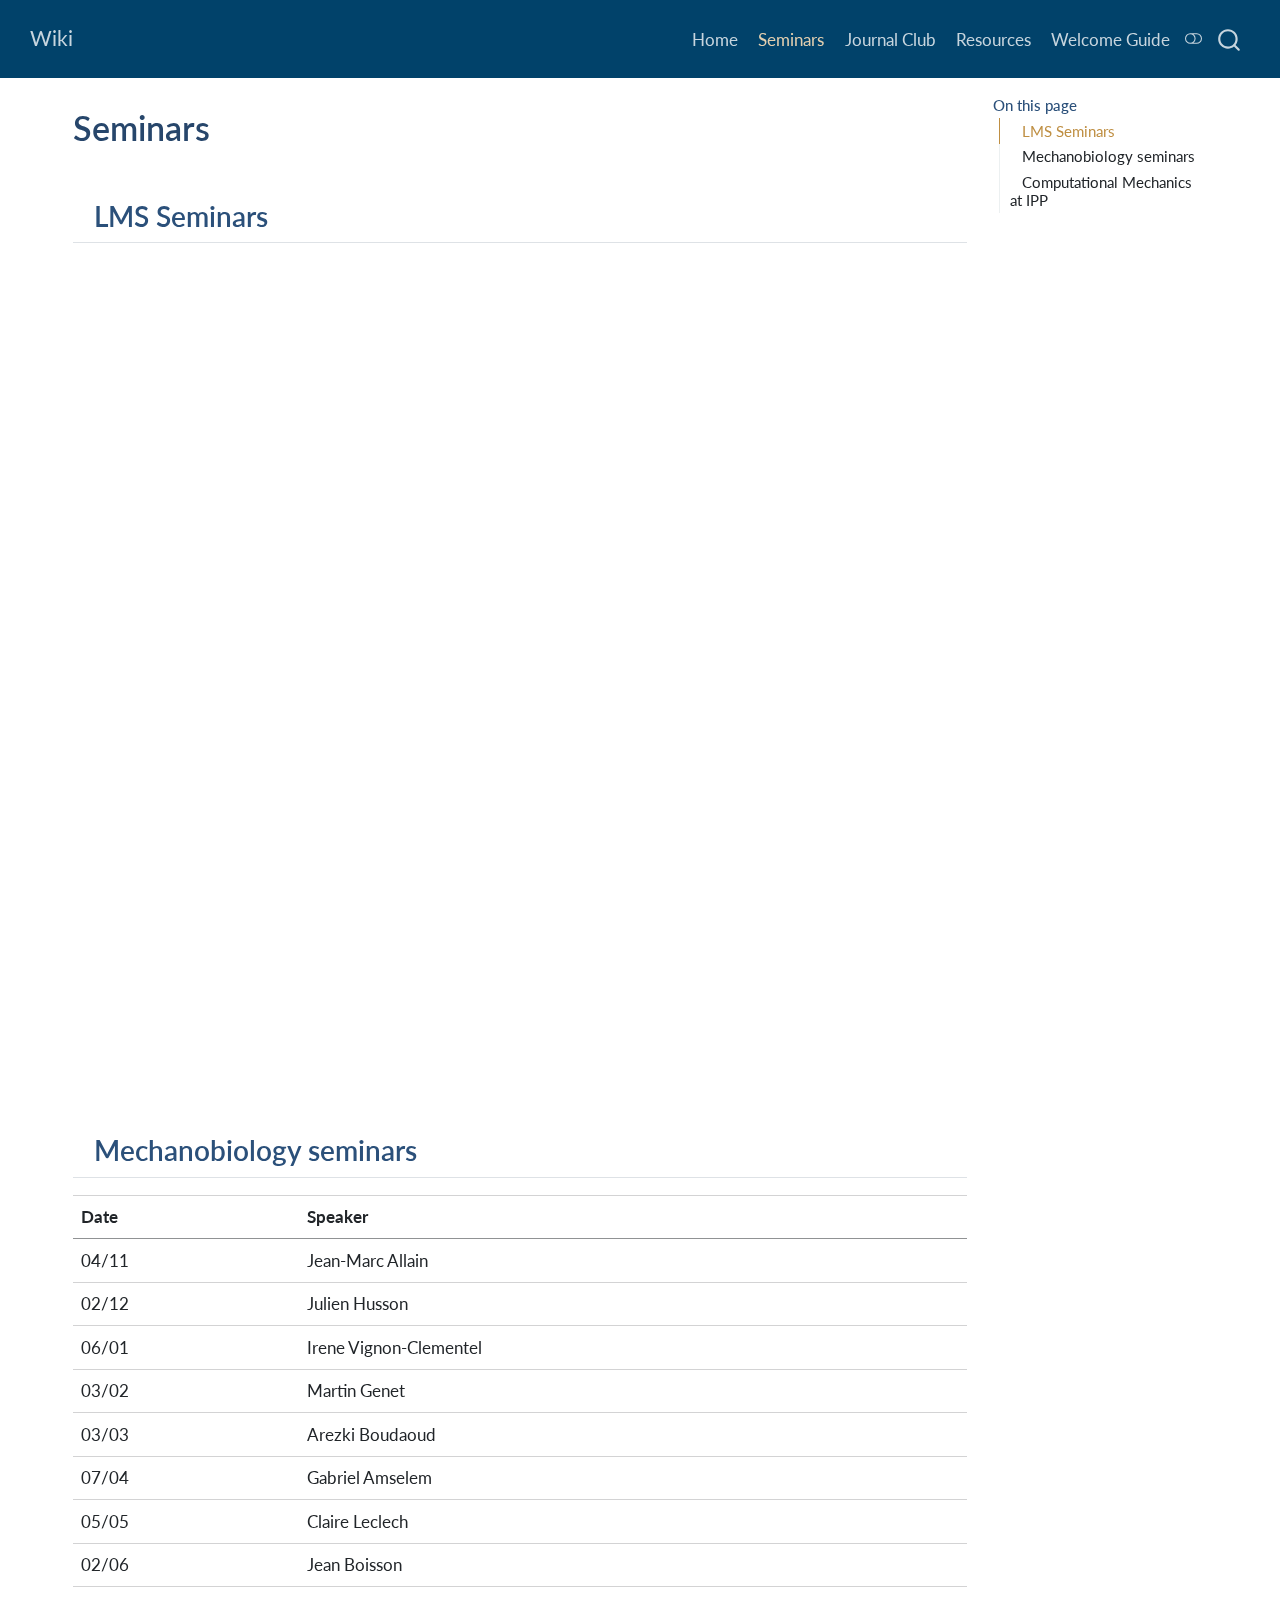
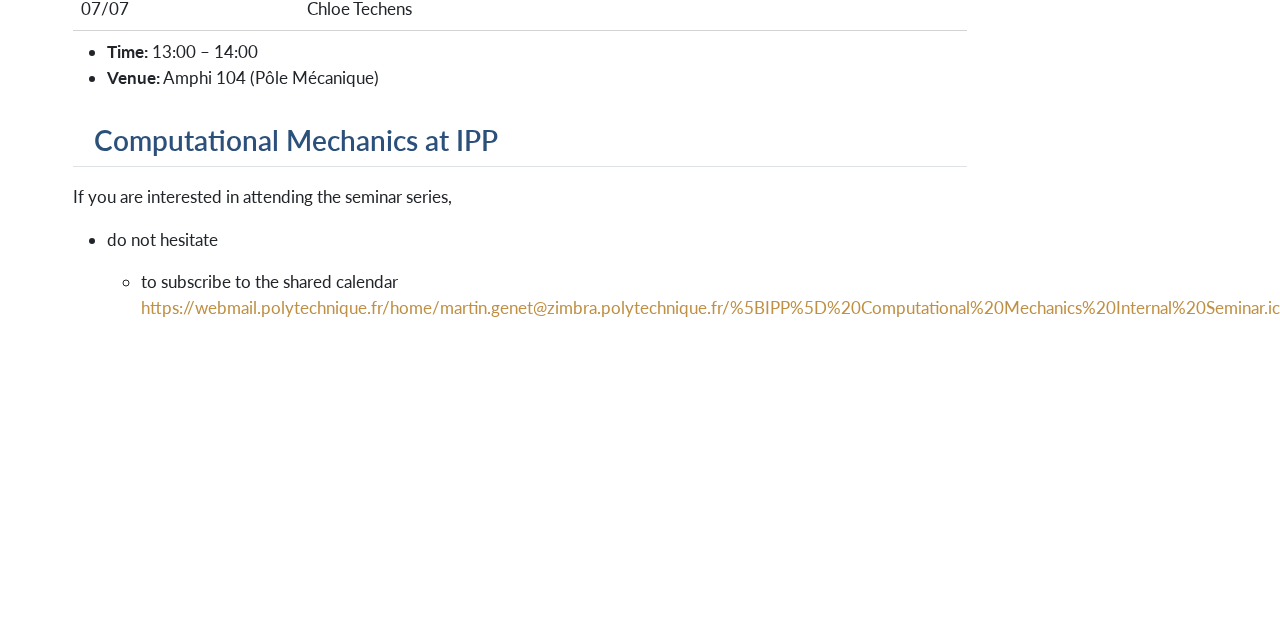
<file: Seminars.html>
<!DOCTYPE html>
<html xmlns="http://www.w3.org/1999/xhtml" lang="en" xml:lang="en"><head>

<meta charset="utf-8">
<meta name="generator" content="quarto-1.6.39">

<meta name="viewport" content="width=device-width, initial-scale=1.0, user-scalable=yes">


<title>Seminars – Wiki</title>
<style>
code{white-space: pre-wrap;}
span.smallcaps{font-variant: small-caps;}
div.columns{display: flex; gap: min(4vw, 1.5em);}
div.column{flex: auto; overflow-x: auto;}
div.hanging-indent{margin-left: 1.5em; text-indent: -1.5em;}
ul.task-list{list-style: none;}
ul.task-list li input[type="checkbox"] {
  width: 0.8em;
  margin: 0 0.8em 0.2em -1em; /* quarto-specific, see https://github.com/quarto-dev/quarto-cli/issues/4556 */ 
  vertical-align: middle;
}
</style>


<script src="site_libs/quarto-nav/quarto-nav.js"></script>
<script src="site_libs/quarto-nav/headroom.min.js"></script>
<script src="site_libs/clipboard/clipboard.min.js"></script>
<script src="site_libs/quarto-search/autocomplete.umd.js"></script>
<script src="site_libs/quarto-search/fuse.min.js"></script>
<script src="site_libs/quarto-search/quarto-search.js"></script>
<meta name="quarto:offset" content="./">
<script src="site_libs/quarto-html/quarto.js"></script>
<script src="site_libs/quarto-html/popper.min.js"></script>
<script src="site_libs/quarto-html/tippy.umd.min.js"></script>
<script src="site_libs/quarto-html/anchor.min.js"></script>
<link href="site_libs/quarto-html/tippy.css" rel="stylesheet">
<link href="site_libs/quarto-html/quarto-syntax-highlighting-e26003cea8cd680ca0c55a263523d882.css" rel="stylesheet" class="quarto-color-scheme" id="quarto-text-highlighting-styles">
<link href="site_libs/quarto-html/quarto-syntax-highlighting-dark-d166b450ba5a8e9f7a0ab969bf6592c1.css" rel="prefetch" class="quarto-color-scheme quarto-color-alternate" id="quarto-text-highlighting-styles">
<script src="site_libs/bootstrap/bootstrap.min.js"></script>
<link href="site_libs/bootstrap/bootstrap-icons.css" rel="stylesheet">
<link href="site_libs/bootstrap/bootstrap-5fe158f08145ac8e1fc8113f058ffef0.min.css" rel="stylesheet" append-hash="true" class="quarto-color-scheme" id="quarto-bootstrap" data-mode="light">
<link href="site_libs/bootstrap/bootstrap-dark-470a78bbcdfcee8eea9ce793f62556d6.min.css" rel="prefetch" append-hash="true" class="quarto-color-scheme quarto-color-alternate" id="quarto-bootstrap" data-mode="dark">
<script src="site_libs/quarto-contrib/iconify-2.1.0/iconify-icon.min.js"></script>
<script id="quarto-search-options" type="application/json">{
  "location": "navbar",
  "copy-button": false,
  "collapse-after": 3,
  "panel-placement": "end",
  "type": "overlay",
  "limit": 50,
  "keyboard-shortcut": [
    "f",
    "/",
    "s"
  ],
  "show-item-context": false,
  "language": {
    "search-no-results-text": "No results",
    "search-matching-documents-text": "matching documents",
    "search-copy-link-title": "Copy link to search",
    "search-hide-matches-text": "Hide additional matches",
    "search-more-match-text": "more match in this document",
    "search-more-matches-text": "more matches in this document",
    "search-clear-button-title": "Clear",
    "search-text-placeholder": "",
    "search-detached-cancel-button-title": "Cancel",
    "search-submit-button-title": "Submit",
    "search-label": "Search"
  }
}</script>


<link rel="stylesheet" href="styles.css">
</head>

<body class="nav-fixed">

<div id="quarto-search-results"></div>
  <header id="quarto-header" class="headroom fixed-top">
    <nav class="navbar navbar-expand-lg " data-bs-theme="dark">
      <div class="navbar-container container-fluid">
      <div class="navbar-brand-container mx-auto">
    <a class="navbar-brand" href="./index.html">
    <span class="navbar-title">Wiki</span>
    </a>
  </div>
            <div id="quarto-search" class="" title="Search"></div>
          <button class="navbar-toggler" type="button" data-bs-toggle="collapse" data-bs-target="#navbarCollapse" aria-controls="navbarCollapse" role="menu" aria-expanded="false" aria-label="Toggle navigation" onclick="if (window.quartoToggleHeadroom) { window.quartoToggleHeadroom(); }">
  <span class="navbar-toggler-icon"></span>
</button>
          <div class="collapse navbar-collapse" id="navbarCollapse">
            <ul class="navbar-nav navbar-nav-scroll ms-auto">
  <li class="nav-item">
    <a class="nav-link" href="./index.html"> 
<span class="menu-text">Home</span></a>
  </li>  
  <li class="nav-item">
    <a class="nav-link active" href="./Seminars.html" aria-current="page"> 
<span class="menu-text">Seminars</span></a>
  </li>  
  <li class="nav-item">
    <a class="nav-link" href="./JournalClub.html"> 
<span class="menu-text">Journal Club</span></a>
  </li>  
  <li class="nav-item">
    <a class="nav-link" href="./AddResources.html"> 
<span class="menu-text">Resources</span></a>
  </li>  
  <li class="nav-item">
    <a class="nav-link" href="./WelcomeGuide.html"> 
<span class="menu-text">Welcome Guide</span></a>
  </li>  
</ul>
          </div> <!-- /navcollapse -->
            <div class="quarto-navbar-tools">
  <a href="" class="quarto-color-scheme-toggle quarto-navigation-tool  px-1" onclick="window.quartoToggleColorScheme(); return false;" title="Toggle dark mode"><i class="bi"></i></a>
</div>
      </div> <!-- /container-fluid -->
    </nav>
</header>
<!-- content -->
<div id="quarto-content" class="quarto-container page-columns page-rows-contents page-layout-full page-navbar">
<!-- sidebar -->
<!-- margin-sidebar -->
    <div id="quarto-margin-sidebar" class="sidebar margin-sidebar">
        <nav id="TOC" role="doc-toc" class="toc-active">
    <h2 id="toc-title">On this page</h2>
   
  <ul>
  <li><a href="#lms-seminars" id="toc-lms-seminars" class="nav-link active" data-scroll-target="#lms-seminars"><iconify-icon role="img" inline="" icon="fa6-solid:compass-drafting" aria-label="Icon compass-drafting from fa6-solid Iconify.design set." title="Icon compass-drafting from fa6-solid Iconify.design set."></iconify-icon> &nbsp; LMS Seminars</a></li>
  <li><a href="#mechanobiology-seminars" id="toc-mechanobiology-seminars" class="nav-link" data-scroll-target="#mechanobiology-seminars"><iconify-icon role="img" inline="" icon="fa-solid:lungs" aria-label="Icon lungs from fa-solid Iconify.design set." title="Icon lungs from fa-solid Iconify.design set."></iconify-icon> &nbsp; Mechanobiology seminars</a></li>
  <li><a href="#computational-mechanics-at-ipp" id="toc-computational-mechanics-at-ipp" class="nav-link" data-scroll-target="#computational-mechanics-at-ipp"><iconify-icon role="img" inline="" icon="fa6-solid:laptop-code" aria-label="Icon laptop-code from fa6-solid Iconify.design set." title="Icon laptop-code from fa6-solid Iconify.design set."></iconify-icon> &nbsp; Computational Mechanics at IPP</a></li>
  </ul>
</nav>
    </div>
<!-- main -->
<main class="content column-page-left" id="quarto-document-content">

<header id="title-block-header" class="quarto-title-block default">
<div class="quarto-title">
<h1 class="title">Seminars</h1>
</div>



<div class="quarto-title-meta column-page-left">

    
  
    
  </div>
  


</header>


<div style="margin-top: 3em;">

</div>
<section id="lms-seminars" class="level2">
<h2 class="anchored" data-anchor-id="lms-seminars"><iconify-icon role="img" inline="" icon="fa6-solid:compass-drafting" aria-label="Icon compass-drafting from fa6-solid Iconify.design set." title="Icon compass-drafting from fa6-solid Iconify.design set."></iconify-icon> &nbsp; LMS Seminars</h2>
<iframe src="https://calendar.google.com/calendar/embed?height=600&amp;wkst=1&amp;bgcolor=%23ffffff&amp;ctz=Europe%2FParis&amp;src=lms.seminaires%40gmail.com&amp;ctz=Europe%2FParis;color=%233F51B5&amp;mode=AGENDA&amp;hl=en&amp;showTitle=0&amp;showCalendars=0" style="border:0" scrolling="no" height="800" frameborder="0" width="100%">
</iframe>
<!-- | Date           | Speaker                              | Institution                               | Seminar Type |
|----------------|--------------------------------------|-------------------------------------------|--------------|
| September 19   | Adrien Baldit                        | Université de Lorraine                    | LMS   |
| September 26   | Arthur Despres                       | Grenoble INP, Université Grenoble Alpes   | LMS   |
| October 03     | Hao Gao                              | University of Glasgow                     | LMS   |
| October 10     | Jean-Charles Passieux                | INSA de Toulouse                          | LMS   |
| October 17     | Benoît Roman                         | PMMH – ESPCI, Paris                       | LMS   |
| November 07    | Angkur Jyoti Dipanka Shaikeea        | University of Cambridge                   | LMS   |
| November 14    | MEDISIM seminars and workshop        | (all day)                                 | MEDISIM      |
| November 21    | Martina Bramberger                   | NorthWest Research Associates, Boulder    | MECA  |
| November 28    |                                      |                                           | LMS   |
| December 05    | Pedro Reis                           | EPFL                                      | LMS   |
| December 11    | Triona Lally                         | Trinity College Dublin                    | MECA  |
| December 19    | Marie-Agathe Charpagne               | University of Illinois Urbana-Champaign   | LMS   |

- **Time:** Every Thursday, 14:00 – 15:00 (unless otherwise specified)
- **Venue:** Amphi 104 (Pôle Mécanique) -->
<div style="margin-top: 3em;">

</div>
</section>
<section id="mechanobiology-seminars" class="level2">
<h2 class="anchored" data-anchor-id="mechanobiology-seminars"><iconify-icon role="img" inline="" icon="fa-solid:lungs" aria-label="Icon lungs from fa-solid Iconify.design set." title="Icon lungs from fa-solid Iconify.design set."></iconify-icon> &nbsp; Mechanobiology seminars</h2>
<table class="caption-top table">
<thead>
<tr class="header">
<th>Date</th>
<th>Speaker</th>
</tr>
</thead>
<tbody>
<tr class="odd">
<td>04/11</td>
<td>Jean-Marc Allain</td>
</tr>
<tr class="even">
<td>02/12</td>
<td>Julien Husson</td>
</tr>
<tr class="odd">
<td>06/01</td>
<td>Irene Vignon-Clementel</td>
</tr>
<tr class="even">
<td>03/02</td>
<td>Martin Genet</td>
</tr>
<tr class="odd">
<td>03/03</td>
<td>Arezki Boudaoud</td>
</tr>
<tr class="even">
<td>07/04</td>
<td>Gabriel Amselem</td>
</tr>
<tr class="odd">
<td>05/05</td>
<td>Claire Leclech</td>
</tr>
<tr class="even">
<td>02/06</td>
<td>Jean Boisson</td>
</tr>
<tr class="odd">
<td>07/07</td>
<td>Chloe Techens</td>
</tr>
</tbody>
</table>
<ul>
<li><strong>Time:</strong> 13:00 – 14:00</li>
<li><strong>Venue:</strong> Amphi 104 (Pôle Mécanique)</li>
</ul>
</section>
<section id="computational-mechanics-at-ipp" class="level2">
<h2 class="anchored" data-anchor-id="computational-mechanics-at-ipp"><iconify-icon role="img" inline="" icon="fa6-solid:laptop-code" aria-label="Icon laptop-code from fa6-solid Iconify.design set." title="Icon laptop-code from fa6-solid Iconify.design set."></iconify-icon> &nbsp; Computational Mechanics at IPP</h2>
<p>If you are interested in attending the seminar series,</p>
<ul>
<li><p>do not hesitate</p>
<ul>
<li>to subscribe to the shared calendar <a href="https://webmail.polytechnique.fr/home/martin.genet@zimbra.polytechnique.fr/%5BIPP%5D%20Computational%20Mechanics%20Internal%20Seminar.ics">https://webmail.polytechnique.fr/home/martin.genet@zimbra.polytechnique.fr/%5BIPP%5D%20Computational%20Mechanics%20Internal%20Seminar.ics</a>.</li>
</ul></li>
</ul>
<iframe height="200" src="https://framagenda.org/apps/calendar/embed/wSpe8zeZgDFTEJRk/listMonth/now" width="100%">
</iframe>
<!-- | Date       | Speaker                |
|------------|-------------------------|
| 16/12      | Martin Genet            |
| 20/01      | Christophe Josserand     |
| 17/02      | Marc Massot             |
| 17/03      | Cyril Touzé             |
| 28/04      | Kostas Danas            |
| 16/06      | Irene Vignon-Clementel  | -->


</section>

</main> <!-- /main -->
<script id="quarto-html-after-body" type="application/javascript">
window.document.addEventListener("DOMContentLoaded", function (event) {
  const toggleBodyColorMode = (bsSheetEl) => {
    const mode = bsSheetEl.getAttribute("data-mode");
    const bodyEl = window.document.querySelector("body");
    if (mode === "dark") {
      bodyEl.classList.add("quarto-dark");
      bodyEl.classList.remove("quarto-light");
    } else {
      bodyEl.classList.add("quarto-light");
      bodyEl.classList.remove("quarto-dark");
    }
  }
  const toggleBodyColorPrimary = () => {
    const bsSheetEl = window.document.querySelector("link#quarto-bootstrap");
    if (bsSheetEl) {
      toggleBodyColorMode(bsSheetEl);
    }
  }
  toggleBodyColorPrimary();  
  const disableStylesheet = (stylesheets) => {
    for (let i=0; i < stylesheets.length; i++) {
      const stylesheet = stylesheets[i];
      stylesheet.rel = 'prefetch';
    }
  }
  const enableStylesheet = (stylesheets) => {
    for (let i=0; i < stylesheets.length; i++) {
      const stylesheet = stylesheets[i];
      stylesheet.rel = 'stylesheet';
    }
  }
  const manageTransitions = (selector, allowTransitions) => {
    const els = window.document.querySelectorAll(selector);
    for (let i=0; i < els.length; i++) {
      const el = els[i];
      if (allowTransitions) {
        el.classList.remove('notransition');
      } else {
        el.classList.add('notransition');
      }
    }
  }
  const toggleGiscusIfUsed = (isAlternate, darkModeDefault) => {
    const baseTheme = document.querySelector('#giscus-base-theme')?.value ?? 'light';
    const alternateTheme = document.querySelector('#giscus-alt-theme')?.value ?? 'dark';
    let newTheme = '';
    if(darkModeDefault) {
      newTheme = isAlternate ? baseTheme : alternateTheme;
    } else {
      newTheme = isAlternate ? alternateTheme : baseTheme;
    }
    const changeGiscusTheme = () => {
      // From: https://github.com/giscus/giscus/issues/336
      const sendMessage = (message) => {
        const iframe = document.querySelector('iframe.giscus-frame');
        if (!iframe) return;
        iframe.contentWindow.postMessage({ giscus: message }, 'https://giscus.app');
      }
      sendMessage({
        setConfig: {
          theme: newTheme
        }
      });
    }
    const isGiscussLoaded = window.document.querySelector('iframe.giscus-frame') !== null;
    if (isGiscussLoaded) {
      changeGiscusTheme();
    }
  }
  const toggleColorMode = (alternate) => {
    // Switch the stylesheets
    const alternateStylesheets = window.document.querySelectorAll('link.quarto-color-scheme.quarto-color-alternate');
    manageTransitions('#quarto-margin-sidebar .nav-link', false);
    if (alternate) {
      enableStylesheet(alternateStylesheets);
      for (const sheetNode of alternateStylesheets) {
        if (sheetNode.id === "quarto-bootstrap") {
          toggleBodyColorMode(sheetNode);
        }
      }
    } else {
      disableStylesheet(alternateStylesheets);
      toggleBodyColorPrimary();
    }
    manageTransitions('#quarto-margin-sidebar .nav-link', true);
    // Switch the toggles
    const toggles = window.document.querySelectorAll('.quarto-color-scheme-toggle');
    for (let i=0; i < toggles.length; i++) {
      const toggle = toggles[i];
      if (toggle) {
        if (alternate) {
          toggle.classList.add("alternate");     
        } else {
          toggle.classList.remove("alternate");
        }
      }
    }
    // Hack to workaround the fact that safari doesn't
    // properly recolor the scrollbar when toggling (#1455)
    if (navigator.userAgent.indexOf('Safari') > 0 && navigator.userAgent.indexOf('Chrome') == -1) {
      manageTransitions("body", false);
      window.scrollTo(0, 1);
      setTimeout(() => {
        window.scrollTo(0, 0);
        manageTransitions("body", true);
      }, 40);  
    }
  }
  const isFileUrl = () => { 
    return window.location.protocol === 'file:';
  }
  const hasAlternateSentinel = () => {  
    let styleSentinel = getColorSchemeSentinel();
    if (styleSentinel !== null) {
      return styleSentinel === "alternate";
    } else {
      return false;
    }
  }
  const setStyleSentinel = (alternate) => {
    const value = alternate ? "alternate" : "default";
    if (!isFileUrl()) {
      window.localStorage.setItem("quarto-color-scheme", value);
    } else {
      localAlternateSentinel = value;
    }
  }
  const getColorSchemeSentinel = () => {
    if (!isFileUrl()) {
      const storageValue = window.localStorage.getItem("quarto-color-scheme");
      return storageValue != null ? storageValue : localAlternateSentinel;
    } else {
      return localAlternateSentinel;
    }
  }
  const darkModeDefault = false;
  let localAlternateSentinel = darkModeDefault ? 'alternate' : 'default';
  // Dark / light mode switch
  window.quartoToggleColorScheme = () => {
    // Read the current dark / light value 
    let toAlternate = !hasAlternateSentinel();
    toggleColorMode(toAlternate);
    setStyleSentinel(toAlternate);
    toggleGiscusIfUsed(toAlternate, darkModeDefault);
  };
  // Ensure there is a toggle, if there isn't float one in the top right
  if (window.document.querySelector('.quarto-color-scheme-toggle') === null) {
    const a = window.document.createElement('a');
    a.classList.add('top-right');
    a.classList.add('quarto-color-scheme-toggle');
    a.href = "";
    a.onclick = function() { try { window.quartoToggleColorScheme(); } catch {} return false; };
    const i = window.document.createElement("i");
    i.classList.add('bi');
    a.appendChild(i);
    window.document.body.appendChild(a);
  }
  // Switch to dark mode if need be
  if (hasAlternateSentinel()) {
    toggleColorMode(true);
  } else {
    toggleColorMode(false);
  }
  const icon = "";
  const anchorJS = new window.AnchorJS();
  anchorJS.options = {
    placement: 'right',
    icon: icon
  };
  anchorJS.add('.anchored');
  const isCodeAnnotation = (el) => {
    for (const clz of el.classList) {
      if (clz.startsWith('code-annotation-')) {                     
        return true;
      }
    }
    return false;
  }
  const onCopySuccess = function(e) {
    // button target
    const button = e.trigger;
    // don't keep focus
    button.blur();
    // flash "checked"
    button.classList.add('code-copy-button-checked');
    var currentTitle = button.getAttribute("title");
    button.setAttribute("title", "Copied!");
    let tooltip;
    if (window.bootstrap) {
      button.setAttribute("data-bs-toggle", "tooltip");
      button.setAttribute("data-bs-placement", "left");
      button.setAttribute("data-bs-title", "Copied!");
      tooltip = new bootstrap.Tooltip(button, 
        { trigger: "manual", 
          customClass: "code-copy-button-tooltip",
          offset: [0, -8]});
      tooltip.show();    
    }
    setTimeout(function() {
      if (tooltip) {
        tooltip.hide();
        button.removeAttribute("data-bs-title");
        button.removeAttribute("data-bs-toggle");
        button.removeAttribute("data-bs-placement");
      }
      button.setAttribute("title", currentTitle);
      button.classList.remove('code-copy-button-checked');
    }, 1000);
    // clear code selection
    e.clearSelection();
  }
  const getTextToCopy = function(trigger) {
      const codeEl = trigger.previousElementSibling.cloneNode(true);
      for (const childEl of codeEl.children) {
        if (isCodeAnnotation(childEl)) {
          childEl.remove();
        }
      }
      return codeEl.innerText;
  }
  const clipboard = new window.ClipboardJS('.code-copy-button:not([data-in-quarto-modal])', {
    text: getTextToCopy
  });
  clipboard.on('success', onCopySuccess);
  if (window.document.getElementById('quarto-embedded-source-code-modal')) {
    const clipboardModal = new window.ClipboardJS('.code-copy-button[data-in-quarto-modal]', {
      text: getTextToCopy,
      container: window.document.getElementById('quarto-embedded-source-code-modal')
    });
    clipboardModal.on('success', onCopySuccess);
  }
    var localhostRegex = new RegExp(/^(?:http|https):\/\/localhost\:?[0-9]*\//);
    var mailtoRegex = new RegExp(/^mailto:/);
      var filterRegex = new RegExp("https:\/\/AlexandreDabySeesaram\.github\.io\/Wiki_LMS\/");
    var isInternal = (href) => {
        return filterRegex.test(href) || localhostRegex.test(href) || mailtoRegex.test(href);
    }
    // Inspect non-navigation links and adorn them if external
 	var links = window.document.querySelectorAll('a[href]:not(.nav-link):not(.navbar-brand):not(.toc-action):not(.sidebar-link):not(.sidebar-item-toggle):not(.pagination-link):not(.no-external):not([aria-hidden]):not(.dropdown-item):not(.quarto-navigation-tool):not(.about-link)');
    for (var i=0; i<links.length; i++) {
      const link = links[i];
      if (!isInternal(link.href)) {
        // undo the damage that might have been done by quarto-nav.js in the case of
        // links that we want to consider external
        if (link.dataset.originalHref !== undefined) {
          link.href = link.dataset.originalHref;
        }
      }
    }
  function tippyHover(el, contentFn, onTriggerFn, onUntriggerFn) {
    const config = {
      allowHTML: true,
      maxWidth: 500,
      delay: 100,
      arrow: false,
      appendTo: function(el) {
          return el.parentElement;
      },
      interactive: true,
      interactiveBorder: 10,
      theme: 'quarto',
      placement: 'bottom-start',
    };
    if (contentFn) {
      config.content = contentFn;
    }
    if (onTriggerFn) {
      config.onTrigger = onTriggerFn;
    }
    if (onUntriggerFn) {
      config.onUntrigger = onUntriggerFn;
    }
    window.tippy(el, config); 
  }
  const noterefs = window.document.querySelectorAll('a[role="doc-noteref"]');
  for (var i=0; i<noterefs.length; i++) {
    const ref = noterefs[i];
    tippyHover(ref, function() {
      // use id or data attribute instead here
      let href = ref.getAttribute('data-footnote-href') || ref.getAttribute('href');
      try { href = new URL(href).hash; } catch {}
      const id = href.replace(/^#\/?/, "");
      const note = window.document.getElementById(id);
      if (note) {
        return note.innerHTML;
      } else {
        return "";
      }
    });
  }
  const xrefs = window.document.querySelectorAll('a.quarto-xref');
  const processXRef = (id, note) => {
    // Strip column container classes
    const stripColumnClz = (el) => {
      el.classList.remove("page-full", "page-columns");
      if (el.children) {
        for (const child of el.children) {
          stripColumnClz(child);
        }
      }
    }
    stripColumnClz(note)
    if (id === null || id.startsWith('sec-')) {
      // Special case sections, only their first couple elements
      const container = document.createElement("div");
      if (note.children && note.children.length > 2) {
        container.appendChild(note.children[0].cloneNode(true));
        for (let i = 1; i < note.children.length; i++) {
          const child = note.children[i];
          if (child.tagName === "P" && child.innerText === "") {
            continue;
          } else {
            container.appendChild(child.cloneNode(true));
            break;
          }
        }
        if (window.Quarto?.typesetMath) {
          window.Quarto.typesetMath(container);
        }
        return container.innerHTML
      } else {
        if (window.Quarto?.typesetMath) {
          window.Quarto.typesetMath(note);
        }
        return note.innerHTML;
      }
    } else {
      // Remove any anchor links if they are present
      const anchorLink = note.querySelector('a.anchorjs-link');
      if (anchorLink) {
        anchorLink.remove();
      }
      if (window.Quarto?.typesetMath) {
        window.Quarto.typesetMath(note);
      }
      if (note.classList.contains("callout")) {
        return note.outerHTML;
      } else {
        return note.innerHTML;
      }
    }
  }
  for (var i=0; i<xrefs.length; i++) {
    const xref = xrefs[i];
    tippyHover(xref, undefined, function(instance) {
      instance.disable();
      let url = xref.getAttribute('href');
      let hash = undefined; 
      if (url.startsWith('#')) {
        hash = url;
      } else {
        try { hash = new URL(url).hash; } catch {}
      }
      if (hash) {
        const id = hash.replace(/^#\/?/, "");
        const note = window.document.getElementById(id);
        if (note !== null) {
          try {
            const html = processXRef(id, note.cloneNode(true));
            instance.setContent(html);
          } finally {
            instance.enable();
            instance.show();
          }
        } else {
          // See if we can fetch this
          fetch(url.split('#')[0])
          .then(res => res.text())
          .then(html => {
            const parser = new DOMParser();
            const htmlDoc = parser.parseFromString(html, "text/html");
            const note = htmlDoc.getElementById(id);
            if (note !== null) {
              const html = processXRef(id, note);
              instance.setContent(html);
            } 
          }).finally(() => {
            instance.enable();
            instance.show();
          });
        }
      } else {
        // See if we can fetch a full url (with no hash to target)
        // This is a special case and we should probably do some content thinning / targeting
        fetch(url)
        .then(res => res.text())
        .then(html => {
          const parser = new DOMParser();
          const htmlDoc = parser.parseFromString(html, "text/html");
          const note = htmlDoc.querySelector('main.content');
          if (note !== null) {
            // This should only happen for chapter cross references
            // (since there is no id in the URL)
            // remove the first header
            if (note.children.length > 0 && note.children[0].tagName === "HEADER") {
              note.children[0].remove();
            }
            const html = processXRef(null, note);
            instance.setContent(html);
          } 
        }).finally(() => {
          instance.enable();
          instance.show();
        });
      }
    }, function(instance) {
    });
  }
      let selectedAnnoteEl;
      const selectorForAnnotation = ( cell, annotation) => {
        let cellAttr = 'data-code-cell="' + cell + '"';
        let lineAttr = 'data-code-annotation="' +  annotation + '"';
        const selector = 'span[' + cellAttr + '][' + lineAttr + ']';
        return selector;
      }
      const selectCodeLines = (annoteEl) => {
        const doc = window.document;
        const targetCell = annoteEl.getAttribute("data-target-cell");
        const targetAnnotation = annoteEl.getAttribute("data-target-annotation");
        const annoteSpan = window.document.querySelector(selectorForAnnotation(targetCell, targetAnnotation));
        const lines = annoteSpan.getAttribute("data-code-lines").split(",");
        const lineIds = lines.map((line) => {
          return targetCell + "-" + line;
        })
        let top = null;
        let height = null;
        let parent = null;
        if (lineIds.length > 0) {
            //compute the position of the single el (top and bottom and make a div)
            const el = window.document.getElementById(lineIds[0]);
            top = el.offsetTop;
            height = el.offsetHeight;
            parent = el.parentElement.parentElement;
          if (lineIds.length > 1) {
            const lastEl = window.document.getElementById(lineIds[lineIds.length - 1]);
            const bottom = lastEl.offsetTop + lastEl.offsetHeight;
            height = bottom - top;
          }
          if (top !== null && height !== null && parent !== null) {
            // cook up a div (if necessary) and position it 
            let div = window.document.getElementById("code-annotation-line-highlight");
            if (div === null) {
              div = window.document.createElement("div");
              div.setAttribute("id", "code-annotation-line-highlight");
              div.style.position = 'absolute';
              parent.appendChild(div);
            }
            div.style.top = top - 2 + "px";
            div.style.height = height + 4 + "px";
            div.style.left = 0;
            let gutterDiv = window.document.getElementById("code-annotation-line-highlight-gutter");
            if (gutterDiv === null) {
              gutterDiv = window.document.createElement("div");
              gutterDiv.setAttribute("id", "code-annotation-line-highlight-gutter");
              gutterDiv.style.position = 'absolute';
              const codeCell = window.document.getElementById(targetCell);
              const gutter = codeCell.querySelector('.code-annotation-gutter');
              gutter.appendChild(gutterDiv);
            }
            gutterDiv.style.top = top - 2 + "px";
            gutterDiv.style.height = height + 4 + "px";
          }
          selectedAnnoteEl = annoteEl;
        }
      };
      const unselectCodeLines = () => {
        const elementsIds = ["code-annotation-line-highlight", "code-annotation-line-highlight-gutter"];
        elementsIds.forEach((elId) => {
          const div = window.document.getElementById(elId);
          if (div) {
            div.remove();
          }
        });
        selectedAnnoteEl = undefined;
      };
        // Handle positioning of the toggle
    window.addEventListener(
      "resize",
      throttle(() => {
        elRect = undefined;
        if (selectedAnnoteEl) {
          selectCodeLines(selectedAnnoteEl);
        }
      }, 10)
    );
    function throttle(fn, ms) {
    let throttle = false;
    let timer;
      return (...args) => {
        if(!throttle) { // first call gets through
            fn.apply(this, args);
            throttle = true;
        } else { // all the others get throttled
            if(timer) clearTimeout(timer); // cancel #2
            timer = setTimeout(() => {
              fn.apply(this, args);
              timer = throttle = false;
            }, ms);
        }
      };
    }
      // Attach click handler to the DT
      const annoteDls = window.document.querySelectorAll('dt[data-target-cell]');
      for (const annoteDlNode of annoteDls) {
        annoteDlNode.addEventListener('click', (event) => {
          const clickedEl = event.target;
          if (clickedEl !== selectedAnnoteEl) {
            unselectCodeLines();
            const activeEl = window.document.querySelector('dt[data-target-cell].code-annotation-active');
            if (activeEl) {
              activeEl.classList.remove('code-annotation-active');
            }
            selectCodeLines(clickedEl);
            clickedEl.classList.add('code-annotation-active');
          } else {
            // Unselect the line
            unselectCodeLines();
            clickedEl.classList.remove('code-annotation-active');
          }
        });
      }
  const findCites = (el) => {
    const parentEl = el.parentElement;
    if (parentEl) {
      const cites = parentEl.dataset.cites;
      if (cites) {
        return {
          el,
          cites: cites.split(' ')
        };
      } else {
        return findCites(el.parentElement)
      }
    } else {
      return undefined;
    }
  };
  var bibliorefs = window.document.querySelectorAll('a[role="doc-biblioref"]');
  for (var i=0; i<bibliorefs.length; i++) {
    const ref = bibliorefs[i];
    const citeInfo = findCites(ref);
    if (citeInfo) {
      tippyHover(citeInfo.el, function() {
        var popup = window.document.createElement('div');
        citeInfo.cites.forEach(function(cite) {
          var citeDiv = window.document.createElement('div');
          citeDiv.classList.add('hanging-indent');
          citeDiv.classList.add('csl-entry');
          var biblioDiv = window.document.getElementById('ref-' + cite);
          if (biblioDiv) {
            citeDiv.innerHTML = biblioDiv.innerHTML;
          }
          popup.appendChild(citeDiv);
        });
        return popup.innerHTML;
      });
    }
  }
});
</script>
</div> <!-- /content -->




</body></html>
</file>
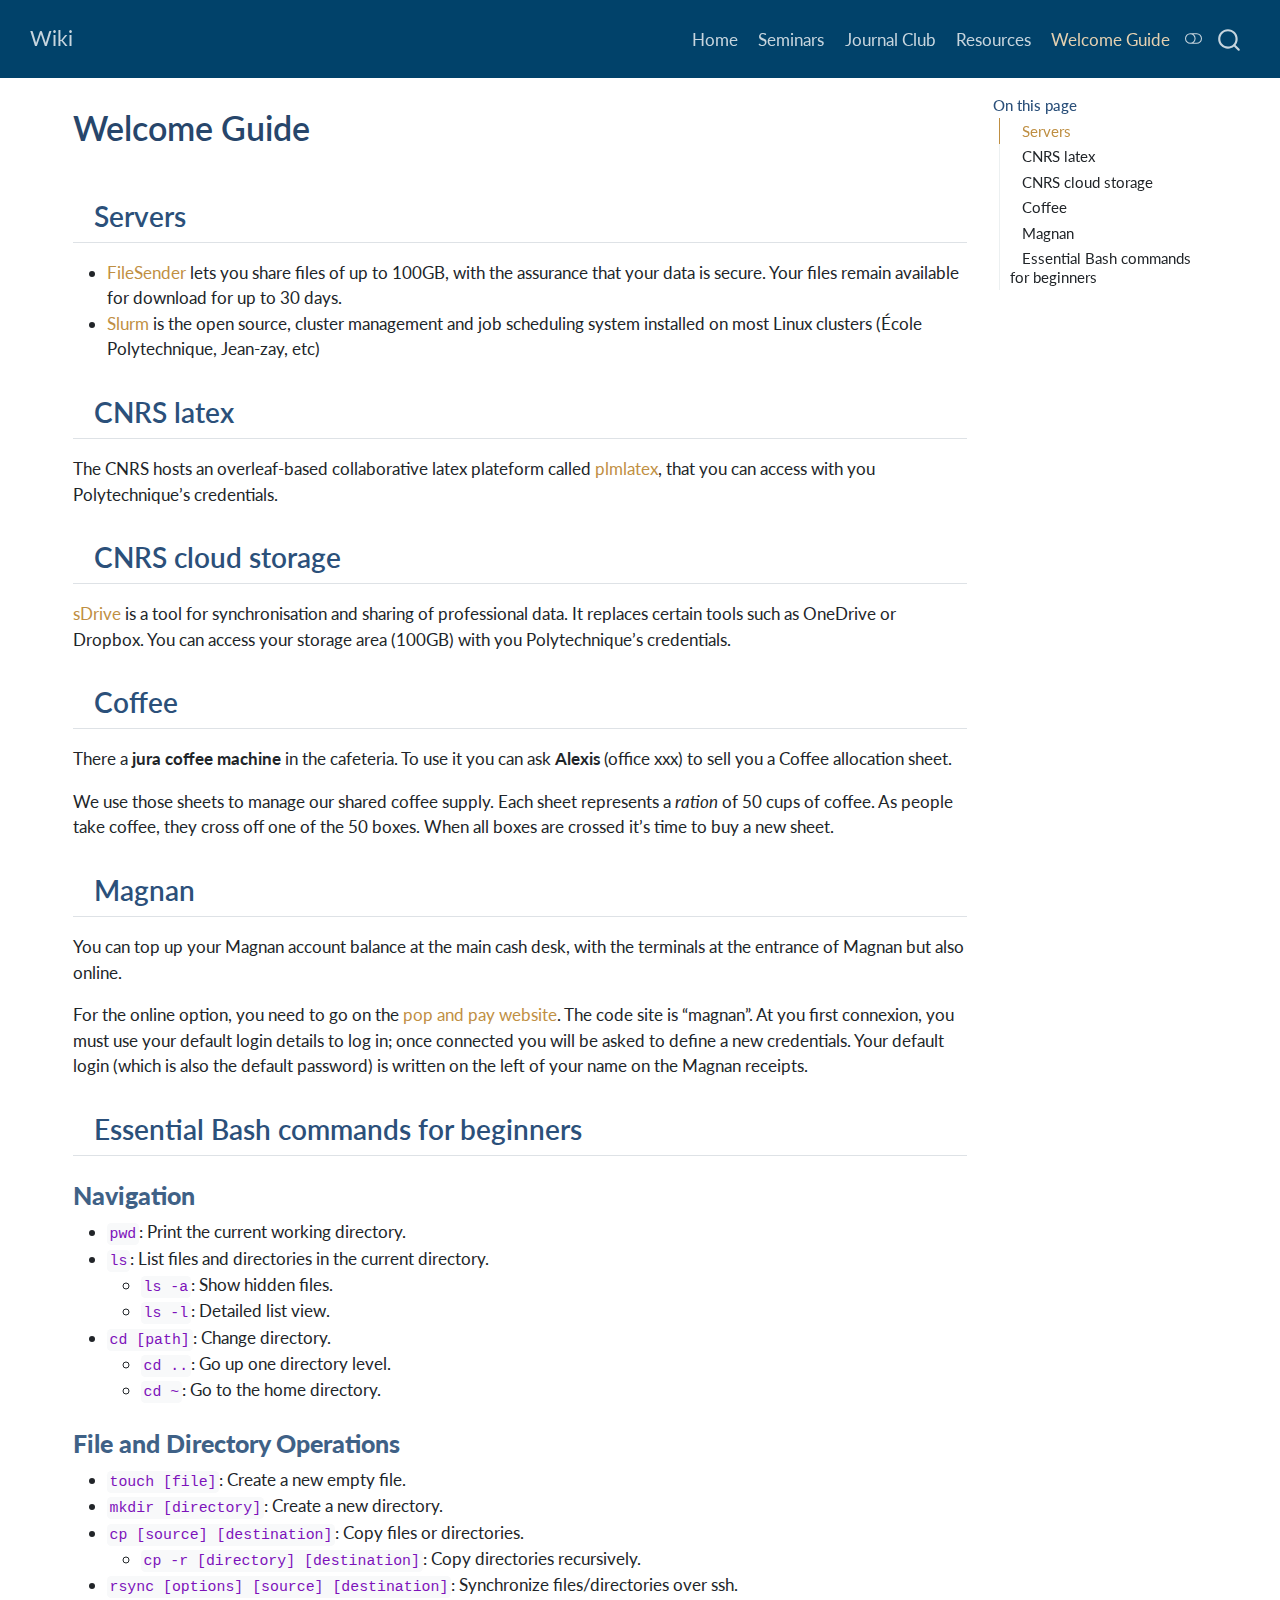
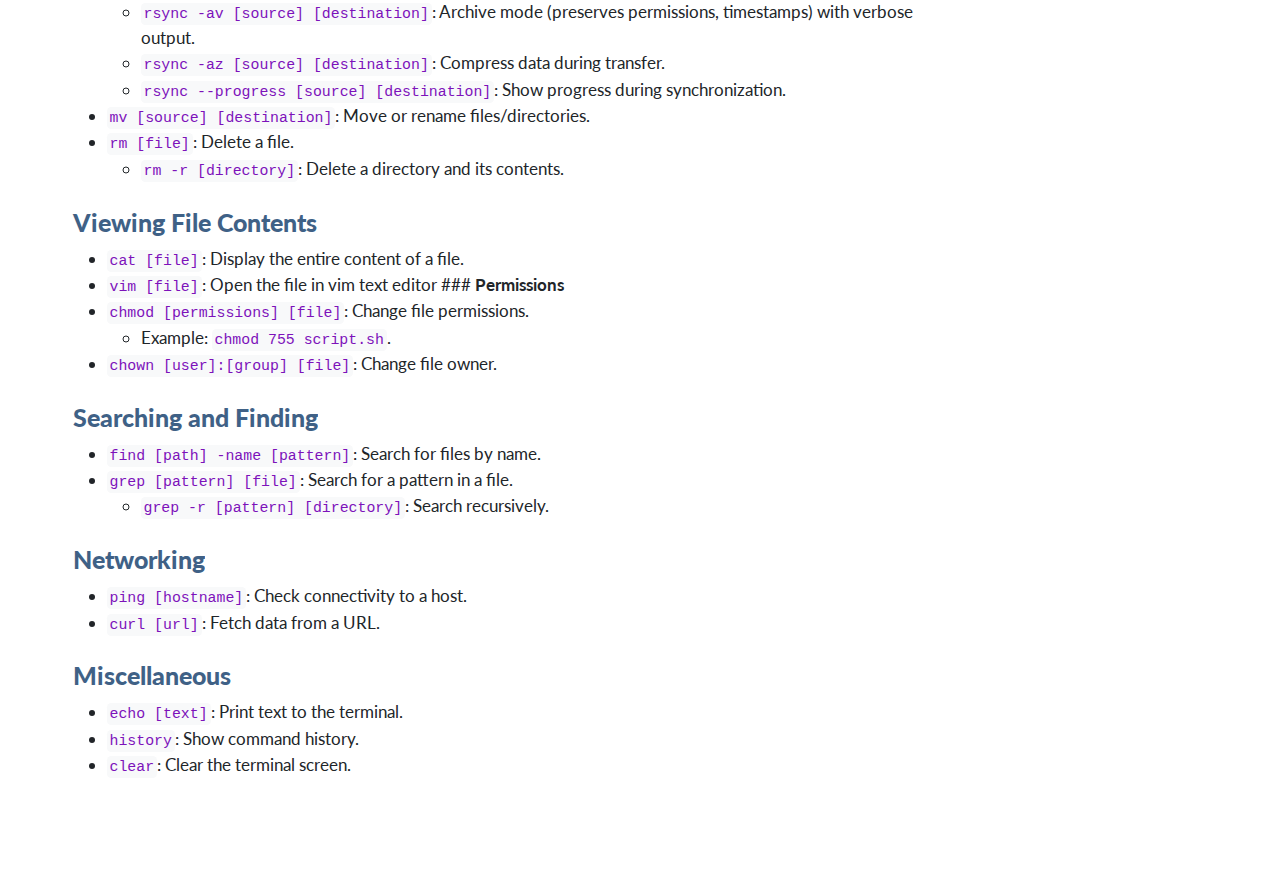
<file: WelcomeGuide.html>
<!DOCTYPE html>
<html xmlns="http://www.w3.org/1999/xhtml" lang="en" xml:lang="en"><head>

<meta charset="utf-8">
<meta name="generator" content="quarto-1.6.39">

<meta name="viewport" content="width=device-width, initial-scale=1.0, user-scalable=yes">


<title>Welcome Guide – Wiki</title>
<style>
code{white-space: pre-wrap;}
span.smallcaps{font-variant: small-caps;}
div.columns{display: flex; gap: min(4vw, 1.5em);}
div.column{flex: auto; overflow-x: auto;}
div.hanging-indent{margin-left: 1.5em; text-indent: -1.5em;}
ul.task-list{list-style: none;}
ul.task-list li input[type="checkbox"] {
  width: 0.8em;
  margin: 0 0.8em 0.2em -1em; /* quarto-specific, see https://github.com/quarto-dev/quarto-cli/issues/4556 */ 
  vertical-align: middle;
}
</style>


<script src="site_libs/quarto-nav/quarto-nav.js"></script>
<script src="site_libs/quarto-nav/headroom.min.js"></script>
<script src="site_libs/clipboard/clipboard.min.js"></script>
<script src="site_libs/quarto-search/autocomplete.umd.js"></script>
<script src="site_libs/quarto-search/fuse.min.js"></script>
<script src="site_libs/quarto-search/quarto-search.js"></script>
<meta name="quarto:offset" content="./">
<script src="site_libs/quarto-html/quarto.js"></script>
<script src="site_libs/quarto-html/popper.min.js"></script>
<script src="site_libs/quarto-html/tippy.umd.min.js"></script>
<script src="site_libs/quarto-html/anchor.min.js"></script>
<link href="site_libs/quarto-html/tippy.css" rel="stylesheet">
<link href="site_libs/quarto-html/quarto-syntax-highlighting-e26003cea8cd680ca0c55a263523d882.css" rel="stylesheet" class="quarto-color-scheme" id="quarto-text-highlighting-styles">
<link href="site_libs/quarto-html/quarto-syntax-highlighting-dark-d166b450ba5a8e9f7a0ab969bf6592c1.css" rel="prefetch" class="quarto-color-scheme quarto-color-alternate" id="quarto-text-highlighting-styles">
<script src="site_libs/bootstrap/bootstrap.min.js"></script>
<link href="site_libs/bootstrap/bootstrap-icons.css" rel="stylesheet">
<link href="site_libs/bootstrap/bootstrap-5fe158f08145ac8e1fc8113f058ffef0.min.css" rel="stylesheet" append-hash="true" class="quarto-color-scheme" id="quarto-bootstrap" data-mode="light">
<link href="site_libs/bootstrap/bootstrap-dark-470a78bbcdfcee8eea9ce793f62556d6.min.css" rel="prefetch" append-hash="true" class="quarto-color-scheme quarto-color-alternate" id="quarto-bootstrap" data-mode="dark">
<script src="site_libs/quarto-contrib/iconify-2.1.0/iconify-icon.min.js"></script>
<script id="quarto-search-options" type="application/json">{
  "location": "navbar",
  "copy-button": false,
  "collapse-after": 3,
  "panel-placement": "end",
  "type": "overlay",
  "limit": 50,
  "keyboard-shortcut": [
    "f",
    "/",
    "s"
  ],
  "show-item-context": false,
  "language": {
    "search-no-results-text": "No results",
    "search-matching-documents-text": "matching documents",
    "search-copy-link-title": "Copy link to search",
    "search-hide-matches-text": "Hide additional matches",
    "search-more-match-text": "more match in this document",
    "search-more-matches-text": "more matches in this document",
    "search-clear-button-title": "Clear",
    "search-text-placeholder": "",
    "search-detached-cancel-button-title": "Cancel",
    "search-submit-button-title": "Submit",
    "search-label": "Search"
  }
}</script>


<link rel="stylesheet" href="styles.css">
</head>

<body class="nav-fixed">

<div id="quarto-search-results"></div>
  <header id="quarto-header" class="headroom fixed-top">
    <nav class="navbar navbar-expand-lg " data-bs-theme="dark">
      <div class="navbar-container container-fluid">
      <div class="navbar-brand-container mx-auto">
    <a class="navbar-brand" href="./index.html">
    <span class="navbar-title">Wiki</span>
    </a>
  </div>
            <div id="quarto-search" class="" title="Search"></div>
          <button class="navbar-toggler" type="button" data-bs-toggle="collapse" data-bs-target="#navbarCollapse" aria-controls="navbarCollapse" role="menu" aria-expanded="false" aria-label="Toggle navigation" onclick="if (window.quartoToggleHeadroom) { window.quartoToggleHeadroom(); }">
  <span class="navbar-toggler-icon"></span>
</button>
          <div class="collapse navbar-collapse" id="navbarCollapse">
            <ul class="navbar-nav navbar-nav-scroll ms-auto">
  <li class="nav-item">
    <a class="nav-link" href="./index.html"> 
<span class="menu-text">Home</span></a>
  </li>  
  <li class="nav-item">
    <a class="nav-link" href="./Seminars.html"> 
<span class="menu-text">Seminars</span></a>
  </li>  
  <li class="nav-item">
    <a class="nav-link" href="./JournalClub.html"> 
<span class="menu-text">Journal Club</span></a>
  </li>  
  <li class="nav-item">
    <a class="nav-link" href="./AddResources.html"> 
<span class="menu-text">Resources</span></a>
  </li>  
  <li class="nav-item">
    <a class="nav-link active" href="./WelcomeGuide.html" aria-current="page"> 
<span class="menu-text">Welcome Guide</span></a>
  </li>  
</ul>
          </div> <!-- /navcollapse -->
            <div class="quarto-navbar-tools">
  <a href="" class="quarto-color-scheme-toggle quarto-navigation-tool  px-1" onclick="window.quartoToggleColorScheme(); return false;" title="Toggle dark mode"><i class="bi"></i></a>
</div>
      </div> <!-- /container-fluid -->
    </nav>
</header>
<!-- content -->
<div id="quarto-content" class="quarto-container page-columns page-rows-contents page-layout-full page-navbar">
<!-- sidebar -->
<!-- margin-sidebar -->
    <div id="quarto-margin-sidebar" class="sidebar margin-sidebar">
        <nav id="TOC" role="doc-toc" class="toc-active">
    <h2 id="toc-title">On this page</h2>
   
  <ul>
  <li><a href="#servers" id="toc-servers" class="nav-link active" data-scroll-target="#servers"><iconify-icon role="img" inline="" icon="fa6-solid:server" aria-label="Icon server from fa6-solid Iconify.design set." title="Icon server from fa6-solid Iconify.design set."></iconify-icon> &nbsp; Servers</a></li>
  <li><a href="#cnrs-latex" id="toc-cnrs-latex" class="nav-link" data-scroll-target="#cnrs-latex"><iconify-icon role="img" inline="" icon="fa6-solid:pen-nib" aria-label="Icon pen-nib from fa6-solid Iconify.design set." title="Icon pen-nib from fa6-solid Iconify.design set."></iconify-icon> &nbsp; CNRS latex</a></li>
  <li><a href="#cnrs-cloud-storage" id="toc-cnrs-cloud-storage" class="nav-link" data-scroll-target="#cnrs-cloud-storage"><iconify-icon role="img" inline="" icon="fa6-solid:cloud-arrow-up" aria-label="Icon cloud-arrow-up from fa6-solid Iconify.design set." title="Icon cloud-arrow-up from fa6-solid Iconify.design set."></iconify-icon> &nbsp; CNRS cloud storage</a></li>
  <li><a href="#coffee" id="toc-coffee" class="nav-link" data-scroll-target="#coffee"><iconify-icon role="img" inline="" icon="fa6-solid:mug-saucer" aria-label="Icon mug-saucer from fa6-solid Iconify.design set." title="Icon mug-saucer from fa6-solid Iconify.design set."></iconify-icon> &nbsp; Coffee</a></li>
  <li><a href="#magnan" id="toc-magnan" class="nav-link" data-scroll-target="#magnan"><iconify-icon role="img" inline="" icon="fa6-solid:utensils" aria-label="Icon utensils from fa6-solid Iconify.design set." title="Icon utensils from fa6-solid Iconify.design set."></iconify-icon> &nbsp; Magnan</a></li>
  <li><a href="#essential-bash-commands-for-beginners" id="toc-essential-bash-commands-for-beginners" class="nav-link" data-scroll-target="#essential-bash-commands-for-beginners"><iconify-icon role="img" inline="" icon="fa6-solid:terminal" aria-label="Icon terminal from fa6-solid Iconify.design set." title="Icon terminal from fa6-solid Iconify.design set."></iconify-icon> &nbsp; Essential Bash commands for beginners</a>
  <ul class="collapse">
  <li><a href="#navigation" id="toc-navigation" class="nav-link" data-scroll-target="#navigation"><strong>Navigation</strong></a></li>
  <li><a href="#file-and-directory-operations" id="toc-file-and-directory-operations" class="nav-link" data-scroll-target="#file-and-directory-operations"><strong>File and Directory Operations</strong></a></li>
  <li><a href="#viewing-file-contents" id="toc-viewing-file-contents" class="nav-link" data-scroll-target="#viewing-file-contents"><strong>Viewing File Contents</strong></a></li>
  <li><a href="#searching-and-finding" id="toc-searching-and-finding" class="nav-link" data-scroll-target="#searching-and-finding"><strong>Searching and Finding</strong></a></li>
  <li><a href="#networking" id="toc-networking" class="nav-link" data-scroll-target="#networking"><strong>Networking</strong></a></li>
  <li><a href="#miscellaneous" id="toc-miscellaneous" class="nav-link" data-scroll-target="#miscellaneous"><strong>Miscellaneous</strong></a></li>
  </ul></li>
  </ul>
</nav>
    </div>
<!-- main -->
<main class="content column-page-left" id="quarto-document-content">

<header id="title-block-header" class="quarto-title-block default">
<div class="quarto-title">
<h1 class="title">Welcome Guide</h1>
</div>



<div class="quarto-title-meta column-page-left">

    
  
    
  </div>
  


</header>


<div style="margin-top: 3em;">

</div>
<section id="servers" class="level2">
<h2 class="anchored" data-anchor-id="servers"><iconify-icon role="img" inline="" icon="fa6-solid:server" aria-label="Icon server from fa6-solid Iconify.design set." title="Icon server from fa6-solid Iconify.design set."></iconify-icon> &nbsp; Servers</h2>
<ul>
<li><a href="https://filesender.renater.fr/">FileSender</a> lets you share files of up to 100GB, with the assurance that your data is secure. Your files remain available for download for up to 30 days.</li>
<li><a href="https://slurm.schedmd.com/documentation.html">Slurm</a> is the open source, cluster management and job scheduling system installed on most Linux clusters (École Polytechnique, Jean-zay, etc)</li>
</ul>
</section>
<section id="cnrs-latex" class="level2">
<h2 class="anchored" data-anchor-id="cnrs-latex"><iconify-icon role="img" inline="" icon="fa6-solid:pen-nib" aria-label="Icon pen-nib from fa6-solid Iconify.design set." title="Icon pen-nib from fa6-solid Iconify.design set."></iconify-icon> &nbsp; CNRS latex</h2>
<p>The CNRS hosts an overleaf-based collaborative latex plateform called <a href="https://plmlatex.math.cnrs.fr/login">plmlatex</a>, that you can access with you Polytechnique’s credentials.</p>
</section>
<section id="cnrs-cloud-storage" class="level2">
<h2 class="anchored" data-anchor-id="cnrs-cloud-storage"><iconify-icon role="img" inline="" icon="fa6-solid:cloud-arrow-up" aria-label="Icon cloud-arrow-up from fa6-solid Iconify.design set." title="Icon cloud-arrow-up from fa6-solid Iconify.design set."></iconify-icon> &nbsp; CNRS cloud storage</h2>
<p><a href="https://sdrive.cnrs.fr">sDrive</a> is a tool for synchronisation and sharing of professional data. It replaces certain tools such as OneDrive or Dropbox. You can access your storage area (100GB) with you Polytechnique’s credentials.</p>
</section>
<section id="coffee" class="level2">
<h2 class="anchored" data-anchor-id="coffee"><iconify-icon role="img" inline="" icon="fa6-solid:mug-saucer" aria-label="Icon mug-saucer from fa6-solid Iconify.design set." title="Icon mug-saucer from fa6-solid Iconify.design set."></iconify-icon> &nbsp; Coffee</h2>
<p>There a <strong>jura coffee machine</strong> in the cafeteria. To use it you can ask <strong>Alexis</strong> (office xxx) to sell you a Coffee allocation sheet.</p>
<p>We use those sheets to manage our shared coffee supply. Each sheet represents a <em>ration</em> of 50 cups of coffee. As people take coffee, they cross off one of the 50 boxes. When all boxes are crossed it’s time to buy a new sheet.</p>
</section>
<section id="magnan" class="level2">
<h2 class="anchored" data-anchor-id="magnan"><iconify-icon role="img" inline="" icon="fa6-solid:utensils" aria-label="Icon utensils from fa6-solid Iconify.design set." title="Icon utensils from fa6-solid Iconify.design set."></iconify-icon> &nbsp; Magnan</h2>
<p>You can top up your Magnan account balance at the main cash desk, with the terminals at the entrance of Magnan but also online.</p>
<p>For the online option, you need to go on the <a href="https://www.popandpay.com">pop and pay website</a>. The code site is “magnan”. At you first connexion, you must use your default login details to log in; once connected you will be asked to define a new credentials. Your default login (which is also the default password) is written on the left of your name on the Magnan receipts.</p>
</section>
<section id="essential-bash-commands-for-beginners" class="level2">
<h2 class="anchored" data-anchor-id="essential-bash-commands-for-beginners"><iconify-icon role="img" inline="" icon="fa6-solid:terminal" aria-label="Icon terminal from fa6-solid Iconify.design set." title="Icon terminal from fa6-solid Iconify.design set."></iconify-icon> &nbsp; Essential Bash commands for beginners</h2>
<section id="navigation" class="level3">
<h3 class="anchored" data-anchor-id="navigation"><strong>Navigation</strong></h3>
<ul>
<li><code>pwd</code>: Print the current working directory.</li>
<li><code>ls</code>: List files and directories in the current directory.
<ul>
<li><code>ls -a</code>: Show hidden files.</li>
<li><code>ls -l</code>: Detailed list view.</li>
</ul></li>
<li><code>cd [path]</code>: Change directory.
<ul>
<li><code>cd ..</code>: Go up one directory level.</li>
<li><code>cd ~</code>: Go to the home directory.</li>
</ul></li>
</ul>
</section>
<section id="file-and-directory-operations" class="level3">
<h3 class="anchored" data-anchor-id="file-and-directory-operations"><strong>File and Directory Operations</strong></h3>
<ul>
<li><code>touch [file]</code>: Create a new empty file.</li>
<li><code>mkdir [directory]</code>: Create a new directory.</li>
<li><code>cp [source] [destination]</code>: Copy files or directories.
<ul>
<li><code>cp -r [directory] [destination]</code>: Copy directories recursively.</li>
</ul></li>
<li><code>rsync [options] [source] [destination]</code>: Synchronize files/directories over ssh.
<ul>
<li><code>rsync -av [source] [destination]</code>: Archive mode (preserves permissions, timestamps) with verbose output.</li>
<li><code>rsync -az [source] [destination]</code>: Compress data during transfer.</li>
<li><code>rsync --progress [source] [destination]</code>: Show progress during synchronization.</li>
</ul></li>
<li><code>mv [source] [destination]</code>: Move or rename files/directories.</li>
<li><code>rm [file]</code>: Delete a file.
<ul>
<li><code>rm -r [directory]</code>: Delete a directory and its contents.</li>
</ul></li>
</ul>
</section>
<section id="viewing-file-contents" class="level3">
<h3 class="anchored" data-anchor-id="viewing-file-contents"><strong>Viewing File Contents</strong></h3>
<ul>
<li><code>cat [file]</code>: Display the entire content of a file.</li>
<li><code>vim [file]</code>: Open the file in vim text editor ### <strong>Permissions</strong></li>
<li><code>chmod [permissions] [file]</code>: Change file permissions.
<ul>
<li>Example: <code>chmod 755 script.sh</code>.</li>
</ul></li>
<li><code>chown [user]:[group] [file]</code>: Change file owner.</li>
</ul>
</section>
<section id="searching-and-finding" class="level3">
<h3 class="anchored" data-anchor-id="searching-and-finding"><strong>Searching and Finding</strong></h3>
<ul>
<li><code>find [path] -name [pattern]</code>: Search for files by name.</li>
<li><code>grep [pattern] [file]</code>: Search for a pattern in a file.
<ul>
<li><code>grep -r [pattern] [directory]</code>: Search recursively.</li>
</ul></li>
</ul>
</section>
<section id="networking" class="level3">
<h3 class="anchored" data-anchor-id="networking"><strong>Networking</strong></h3>
<ul>
<li><code>ping [hostname]</code>: Check connectivity to a host.</li>
<li><code>curl [url]</code>: Fetch data from a URL.</li>
</ul>
</section>
<section id="miscellaneous" class="level3">
<h3 class="anchored" data-anchor-id="miscellaneous"><strong>Miscellaneous</strong></h3>
<ul>
<li><code>echo [text]</code>: Print text to the terminal.</li>
<li><code>history</code>: Show command history.</li>
<li><code>clear</code>: Clear the terminal screen.</li>
</ul>


</section>
</section>

</main> <!-- /main -->
<script id="quarto-html-after-body" type="application/javascript">
window.document.addEventListener("DOMContentLoaded", function (event) {
  const toggleBodyColorMode = (bsSheetEl) => {
    const mode = bsSheetEl.getAttribute("data-mode");
    const bodyEl = window.document.querySelector("body");
    if (mode === "dark") {
      bodyEl.classList.add("quarto-dark");
      bodyEl.classList.remove("quarto-light");
    } else {
      bodyEl.classList.add("quarto-light");
      bodyEl.classList.remove("quarto-dark");
    }
  }
  const toggleBodyColorPrimary = () => {
    const bsSheetEl = window.document.querySelector("link#quarto-bootstrap");
    if (bsSheetEl) {
      toggleBodyColorMode(bsSheetEl);
    }
  }
  toggleBodyColorPrimary();  
  const disableStylesheet = (stylesheets) => {
    for (let i=0; i < stylesheets.length; i++) {
      const stylesheet = stylesheets[i];
      stylesheet.rel = 'prefetch';
    }
  }
  const enableStylesheet = (stylesheets) => {
    for (let i=0; i < stylesheets.length; i++) {
      const stylesheet = stylesheets[i];
      stylesheet.rel = 'stylesheet';
    }
  }
  const manageTransitions = (selector, allowTransitions) => {
    const els = window.document.querySelectorAll(selector);
    for (let i=0; i < els.length; i++) {
      const el = els[i];
      if (allowTransitions) {
        el.classList.remove('notransition');
      } else {
        el.classList.add('notransition');
      }
    }
  }
  const toggleGiscusIfUsed = (isAlternate, darkModeDefault) => {
    const baseTheme = document.querySelector('#giscus-base-theme')?.value ?? 'light';
    const alternateTheme = document.querySelector('#giscus-alt-theme')?.value ?? 'dark';
    let newTheme = '';
    if(darkModeDefault) {
      newTheme = isAlternate ? baseTheme : alternateTheme;
    } else {
      newTheme = isAlternate ? alternateTheme : baseTheme;
    }
    const changeGiscusTheme = () => {
      // From: https://github.com/giscus/giscus/issues/336
      const sendMessage = (message) => {
        const iframe = document.querySelector('iframe.giscus-frame');
        if (!iframe) return;
        iframe.contentWindow.postMessage({ giscus: message }, 'https://giscus.app');
      }
      sendMessage({
        setConfig: {
          theme: newTheme
        }
      });
    }
    const isGiscussLoaded = window.document.querySelector('iframe.giscus-frame') !== null;
    if (isGiscussLoaded) {
      changeGiscusTheme();
    }
  }
  const toggleColorMode = (alternate) => {
    // Switch the stylesheets
    const alternateStylesheets = window.document.querySelectorAll('link.quarto-color-scheme.quarto-color-alternate');
    manageTransitions('#quarto-margin-sidebar .nav-link', false);
    if (alternate) {
      enableStylesheet(alternateStylesheets);
      for (const sheetNode of alternateStylesheets) {
        if (sheetNode.id === "quarto-bootstrap") {
          toggleBodyColorMode(sheetNode);
        }
      }
    } else {
      disableStylesheet(alternateStylesheets);
      toggleBodyColorPrimary();
    }
    manageTransitions('#quarto-margin-sidebar .nav-link', true);
    // Switch the toggles
    const toggles = window.document.querySelectorAll('.quarto-color-scheme-toggle');
    for (let i=0; i < toggles.length; i++) {
      const toggle = toggles[i];
      if (toggle) {
        if (alternate) {
          toggle.classList.add("alternate");     
        } else {
          toggle.classList.remove("alternate");
        }
      }
    }
    // Hack to workaround the fact that safari doesn't
    // properly recolor the scrollbar when toggling (#1455)
    if (navigator.userAgent.indexOf('Safari') > 0 && navigator.userAgent.indexOf('Chrome') == -1) {
      manageTransitions("body", false);
      window.scrollTo(0, 1);
      setTimeout(() => {
        window.scrollTo(0, 0);
        manageTransitions("body", true);
      }, 40);  
    }
  }
  const isFileUrl = () => { 
    return window.location.protocol === 'file:';
  }
  const hasAlternateSentinel = () => {  
    let styleSentinel = getColorSchemeSentinel();
    if (styleSentinel !== null) {
      return styleSentinel === "alternate";
    } else {
      return false;
    }
  }
  const setStyleSentinel = (alternate) => {
    const value = alternate ? "alternate" : "default";
    if (!isFileUrl()) {
      window.localStorage.setItem("quarto-color-scheme", value);
    } else {
      localAlternateSentinel = value;
    }
  }
  const getColorSchemeSentinel = () => {
    if (!isFileUrl()) {
      const storageValue = window.localStorage.getItem("quarto-color-scheme");
      return storageValue != null ? storageValue : localAlternateSentinel;
    } else {
      return localAlternateSentinel;
    }
  }
  const darkModeDefault = false;
  let localAlternateSentinel = darkModeDefault ? 'alternate' : 'default';
  // Dark / light mode switch
  window.quartoToggleColorScheme = () => {
    // Read the current dark / light value 
    let toAlternate = !hasAlternateSentinel();
    toggleColorMode(toAlternate);
    setStyleSentinel(toAlternate);
    toggleGiscusIfUsed(toAlternate, darkModeDefault);
  };
  // Ensure there is a toggle, if there isn't float one in the top right
  if (window.document.querySelector('.quarto-color-scheme-toggle') === null) {
    const a = window.document.createElement('a');
    a.classList.add('top-right');
    a.classList.add('quarto-color-scheme-toggle');
    a.href = "";
    a.onclick = function() { try { window.quartoToggleColorScheme(); } catch {} return false; };
    const i = window.document.createElement("i");
    i.classList.add('bi');
    a.appendChild(i);
    window.document.body.appendChild(a);
  }
  // Switch to dark mode if need be
  if (hasAlternateSentinel()) {
    toggleColorMode(true);
  } else {
    toggleColorMode(false);
  }
  const icon = "";
  const anchorJS = new window.AnchorJS();
  anchorJS.options = {
    placement: 'right',
    icon: icon
  };
  anchorJS.add('.anchored');
  const isCodeAnnotation = (el) => {
    for (const clz of el.classList) {
      if (clz.startsWith('code-annotation-')) {                     
        return true;
      }
    }
    return false;
  }
  const onCopySuccess = function(e) {
    // button target
    const button = e.trigger;
    // don't keep focus
    button.blur();
    // flash "checked"
    button.classList.add('code-copy-button-checked');
    var currentTitle = button.getAttribute("title");
    button.setAttribute("title", "Copied!");
    let tooltip;
    if (window.bootstrap) {
      button.setAttribute("data-bs-toggle", "tooltip");
      button.setAttribute("data-bs-placement", "left");
      button.setAttribute("data-bs-title", "Copied!");
      tooltip = new bootstrap.Tooltip(button, 
        { trigger: "manual", 
          customClass: "code-copy-button-tooltip",
          offset: [0, -8]});
      tooltip.show();    
    }
    setTimeout(function() {
      if (tooltip) {
        tooltip.hide();
        button.removeAttribute("data-bs-title");
        button.removeAttribute("data-bs-toggle");
        button.removeAttribute("data-bs-placement");
      }
      button.setAttribute("title", currentTitle);
      button.classList.remove('code-copy-button-checked');
    }, 1000);
    // clear code selection
    e.clearSelection();
  }
  const getTextToCopy = function(trigger) {
      const codeEl = trigger.previousElementSibling.cloneNode(true);
      for (const childEl of codeEl.children) {
        if (isCodeAnnotation(childEl)) {
          childEl.remove();
        }
      }
      return codeEl.innerText;
  }
  const clipboard = new window.ClipboardJS('.code-copy-button:not([data-in-quarto-modal])', {
    text: getTextToCopy
  });
  clipboard.on('success', onCopySuccess);
  if (window.document.getElementById('quarto-embedded-source-code-modal')) {
    const clipboardModal = new window.ClipboardJS('.code-copy-button[data-in-quarto-modal]', {
      text: getTextToCopy,
      container: window.document.getElementById('quarto-embedded-source-code-modal')
    });
    clipboardModal.on('success', onCopySuccess);
  }
    var localhostRegex = new RegExp(/^(?:http|https):\/\/localhost\:?[0-9]*\//);
    var mailtoRegex = new RegExp(/^mailto:/);
      var filterRegex = new RegExp("https:\/\/AlexandreDabySeesaram\.github\.io\/Wiki_LMS\/");
    var isInternal = (href) => {
        return filterRegex.test(href) || localhostRegex.test(href) || mailtoRegex.test(href);
    }
    // Inspect non-navigation links and adorn them if external
 	var links = window.document.querySelectorAll('a[href]:not(.nav-link):not(.navbar-brand):not(.toc-action):not(.sidebar-link):not(.sidebar-item-toggle):not(.pagination-link):not(.no-external):not([aria-hidden]):not(.dropdown-item):not(.quarto-navigation-tool):not(.about-link)');
    for (var i=0; i<links.length; i++) {
      const link = links[i];
      if (!isInternal(link.href)) {
        // undo the damage that might have been done by quarto-nav.js in the case of
        // links that we want to consider external
        if (link.dataset.originalHref !== undefined) {
          link.href = link.dataset.originalHref;
        }
      }
    }
  function tippyHover(el, contentFn, onTriggerFn, onUntriggerFn) {
    const config = {
      allowHTML: true,
      maxWidth: 500,
      delay: 100,
      arrow: false,
      appendTo: function(el) {
          return el.parentElement;
      },
      interactive: true,
      interactiveBorder: 10,
      theme: 'quarto',
      placement: 'bottom-start',
    };
    if (contentFn) {
      config.content = contentFn;
    }
    if (onTriggerFn) {
      config.onTrigger = onTriggerFn;
    }
    if (onUntriggerFn) {
      config.onUntrigger = onUntriggerFn;
    }
    window.tippy(el, config); 
  }
  const noterefs = window.document.querySelectorAll('a[role="doc-noteref"]');
  for (var i=0; i<noterefs.length; i++) {
    const ref = noterefs[i];
    tippyHover(ref, function() {
      // use id or data attribute instead here
      let href = ref.getAttribute('data-footnote-href') || ref.getAttribute('href');
      try { href = new URL(href).hash; } catch {}
      const id = href.replace(/^#\/?/, "");
      const note = window.document.getElementById(id);
      if (note) {
        return note.innerHTML;
      } else {
        return "";
      }
    });
  }
  const xrefs = window.document.querySelectorAll('a.quarto-xref');
  const processXRef = (id, note) => {
    // Strip column container classes
    const stripColumnClz = (el) => {
      el.classList.remove("page-full", "page-columns");
      if (el.children) {
        for (const child of el.children) {
          stripColumnClz(child);
        }
      }
    }
    stripColumnClz(note)
    if (id === null || id.startsWith('sec-')) {
      // Special case sections, only their first couple elements
      const container = document.createElement("div");
      if (note.children && note.children.length > 2) {
        container.appendChild(note.children[0].cloneNode(true));
        for (let i = 1; i < note.children.length; i++) {
          const child = note.children[i];
          if (child.tagName === "P" && child.innerText === "") {
            continue;
          } else {
            container.appendChild(child.cloneNode(true));
            break;
          }
        }
        if (window.Quarto?.typesetMath) {
          window.Quarto.typesetMath(container);
        }
        return container.innerHTML
      } else {
        if (window.Quarto?.typesetMath) {
          window.Quarto.typesetMath(note);
        }
        return note.innerHTML;
      }
    } else {
      // Remove any anchor links if they are present
      const anchorLink = note.querySelector('a.anchorjs-link');
      if (anchorLink) {
        anchorLink.remove();
      }
      if (window.Quarto?.typesetMath) {
        window.Quarto.typesetMath(note);
      }
      if (note.classList.contains("callout")) {
        return note.outerHTML;
      } else {
        return note.innerHTML;
      }
    }
  }
  for (var i=0; i<xrefs.length; i++) {
    const xref = xrefs[i];
    tippyHover(xref, undefined, function(instance) {
      instance.disable();
      let url = xref.getAttribute('href');
      let hash = undefined; 
      if (url.startsWith('#')) {
        hash = url;
      } else {
        try { hash = new URL(url).hash; } catch {}
      }
      if (hash) {
        const id = hash.replace(/^#\/?/, "");
        const note = window.document.getElementById(id);
        if (note !== null) {
          try {
            const html = processXRef(id, note.cloneNode(true));
            instance.setContent(html);
          } finally {
            instance.enable();
            instance.show();
          }
        } else {
          // See if we can fetch this
          fetch(url.split('#')[0])
          .then(res => res.text())
          .then(html => {
            const parser = new DOMParser();
            const htmlDoc = parser.parseFromString(html, "text/html");
            const note = htmlDoc.getElementById(id);
            if (note !== null) {
              const html = processXRef(id, note);
              instance.setContent(html);
            } 
          }).finally(() => {
            instance.enable();
            instance.show();
          });
        }
      } else {
        // See if we can fetch a full url (with no hash to target)
        // This is a special case and we should probably do some content thinning / targeting
        fetch(url)
        .then(res => res.text())
        .then(html => {
          const parser = new DOMParser();
          const htmlDoc = parser.parseFromString(html, "text/html");
          const note = htmlDoc.querySelector('main.content');
          if (note !== null) {
            // This should only happen for chapter cross references
            // (since there is no id in the URL)
            // remove the first header
            if (note.children.length > 0 && note.children[0].tagName === "HEADER") {
              note.children[0].remove();
            }
            const html = processXRef(null, note);
            instance.setContent(html);
          } 
        }).finally(() => {
          instance.enable();
          instance.show();
        });
      }
    }, function(instance) {
    });
  }
      let selectedAnnoteEl;
      const selectorForAnnotation = ( cell, annotation) => {
        let cellAttr = 'data-code-cell="' + cell + '"';
        let lineAttr = 'data-code-annotation="' +  annotation + '"';
        const selector = 'span[' + cellAttr + '][' + lineAttr + ']';
        return selector;
      }
      const selectCodeLines = (annoteEl) => {
        const doc = window.document;
        const targetCell = annoteEl.getAttribute("data-target-cell");
        const targetAnnotation = annoteEl.getAttribute("data-target-annotation");
        const annoteSpan = window.document.querySelector(selectorForAnnotation(targetCell, targetAnnotation));
        const lines = annoteSpan.getAttribute("data-code-lines").split(",");
        const lineIds = lines.map((line) => {
          return targetCell + "-" + line;
        })
        let top = null;
        let height = null;
        let parent = null;
        if (lineIds.length > 0) {
            //compute the position of the single el (top and bottom and make a div)
            const el = window.document.getElementById(lineIds[0]);
            top = el.offsetTop;
            height = el.offsetHeight;
            parent = el.parentElement.parentElement;
          if (lineIds.length > 1) {
            const lastEl = window.document.getElementById(lineIds[lineIds.length - 1]);
            const bottom = lastEl.offsetTop + lastEl.offsetHeight;
            height = bottom - top;
          }
          if (top !== null && height !== null && parent !== null) {
            // cook up a div (if necessary) and position it 
            let div = window.document.getElementById("code-annotation-line-highlight");
            if (div === null) {
              div = window.document.createElement("div");
              div.setAttribute("id", "code-annotation-line-highlight");
              div.style.position = 'absolute';
              parent.appendChild(div);
            }
            div.style.top = top - 2 + "px";
            div.style.height = height + 4 + "px";
            div.style.left = 0;
            let gutterDiv = window.document.getElementById("code-annotation-line-highlight-gutter");
            if (gutterDiv === null) {
              gutterDiv = window.document.createElement("div");
              gutterDiv.setAttribute("id", "code-annotation-line-highlight-gutter");
              gutterDiv.style.position = 'absolute';
              const codeCell = window.document.getElementById(targetCell);
              const gutter = codeCell.querySelector('.code-annotation-gutter');
              gutter.appendChild(gutterDiv);
            }
            gutterDiv.style.top = top - 2 + "px";
            gutterDiv.style.height = height + 4 + "px";
          }
          selectedAnnoteEl = annoteEl;
        }
      };
      const unselectCodeLines = () => {
        const elementsIds = ["code-annotation-line-highlight", "code-annotation-line-highlight-gutter"];
        elementsIds.forEach((elId) => {
          const div = window.document.getElementById(elId);
          if (div) {
            div.remove();
          }
        });
        selectedAnnoteEl = undefined;
      };
        // Handle positioning of the toggle
    window.addEventListener(
      "resize",
      throttle(() => {
        elRect = undefined;
        if (selectedAnnoteEl) {
          selectCodeLines(selectedAnnoteEl);
        }
      }, 10)
    );
    function throttle(fn, ms) {
    let throttle = false;
    let timer;
      return (...args) => {
        if(!throttle) { // first call gets through
            fn.apply(this, args);
            throttle = true;
        } else { // all the others get throttled
            if(timer) clearTimeout(timer); // cancel #2
            timer = setTimeout(() => {
              fn.apply(this, args);
              timer = throttle = false;
            }, ms);
        }
      };
    }
      // Attach click handler to the DT
      const annoteDls = window.document.querySelectorAll('dt[data-target-cell]');
      for (const annoteDlNode of annoteDls) {
        annoteDlNode.addEventListener('click', (event) => {
          const clickedEl = event.target;
          if (clickedEl !== selectedAnnoteEl) {
            unselectCodeLines();
            const activeEl = window.document.querySelector('dt[data-target-cell].code-annotation-active');
            if (activeEl) {
              activeEl.classList.remove('code-annotation-active');
            }
            selectCodeLines(clickedEl);
            clickedEl.classList.add('code-annotation-active');
          } else {
            // Unselect the line
            unselectCodeLines();
            clickedEl.classList.remove('code-annotation-active');
          }
        });
      }
  const findCites = (el) => {
    const parentEl = el.parentElement;
    if (parentEl) {
      const cites = parentEl.dataset.cites;
      if (cites) {
        return {
          el,
          cites: cites.split(' ')
        };
      } else {
        return findCites(el.parentElement)
      }
    } else {
      return undefined;
    }
  };
  var bibliorefs = window.document.querySelectorAll('a[role="doc-biblioref"]');
  for (var i=0; i<bibliorefs.length; i++) {
    const ref = bibliorefs[i];
    const citeInfo = findCites(ref);
    if (citeInfo) {
      tippyHover(citeInfo.el, function() {
        var popup = window.document.createElement('div');
        citeInfo.cites.forEach(function(cite) {
          var citeDiv = window.document.createElement('div');
          citeDiv.classList.add('hanging-indent');
          citeDiv.classList.add('csl-entry');
          var biblioDiv = window.document.getElementById('ref-' + cite);
          if (biblioDiv) {
            citeDiv.innerHTML = biblioDiv.innerHTML;
          }
          popup.appendChild(citeDiv);
        });
        return popup.innerHTML;
      });
    }
  }
});
</script>
</div> <!-- /content -->




</body></html>
</file>
<file: site_libs/quarto-html/tippy.css>
.tippy-box[data-animation=fade][data-state=hidden]{opacity:0}[data-tippy-root]{max-width:calc(100vw - 10px)}.tippy-box{position:relative;background-color:#333;color:#fff;border-radius:4px;font-size:14px;line-height:1.4;white-space:normal;outline:0;transition-property:transform,visibility,opacity}.tippy-box[data-placement^=top]>.tippy-arrow{bottom:0}.tippy-box[data-placement^=top]>.tippy-arrow:before{bottom:-7px;left:0;border-width:8px 8px 0;border-top-color:initial;transform-origin:center top}.tippy-box[data-placement^=bottom]>.tippy-arrow{top:0}.tippy-box[data-placement^=bottom]>.tippy-arrow:before{top:-7px;left:0;border-width:0 8px 8px;border-bottom-color:initial;transform-origin:center bottom}.tippy-box[data-placement^=left]>.tippy-arrow{right:0}.tippy-box[data-placement^=left]>.tippy-arrow:before{border-width:8px 0 8px 8px;border-left-color:initial;right:-7px;transform-origin:center left}.tippy-box[data-placement^=right]>.tippy-arrow{left:0}.tippy-box[data-placement^=right]>.tippy-arrow:before{left:-7px;border-width:8px 8px 8px 0;border-right-color:initial;transform-origin:center right}.tippy-box[data-inertia][data-state=visible]{transition-timing-function:cubic-bezier(.54,1.5,.38,1.11)}.tippy-arrow{width:16px;height:16px;color:#333}.tippy-arrow:before{content:"";position:absolute;border-color:transparent;border-style:solid}.tippy-content{position:relative;padding:5px 9px;z-index:1}
</file>
<file: site_libs/quarto-html/quarto-syntax-highlighting-e26003cea8cd680ca0c55a263523d882.css>
/* quarto syntax highlight colors */
:root {
  --quarto-hl-ot-color: #003B4F;
  --quarto-hl-at-color: #657422;
  --quarto-hl-ss-color: #20794D;
  --quarto-hl-an-color: #5E5E5E;
  --quarto-hl-fu-color: #4758AB;
  --quarto-hl-st-color: #20794D;
  --quarto-hl-cf-color: #003B4F;
  --quarto-hl-op-color: #5E5E5E;
  --quarto-hl-er-color: #AD0000;
  --quarto-hl-bn-color: #AD0000;
  --quarto-hl-al-color: #AD0000;
  --quarto-hl-va-color: #111111;
  --quarto-hl-bu-color: inherit;
  --quarto-hl-ex-color: inherit;
  --quarto-hl-pp-color: #AD0000;
  --quarto-hl-in-color: #5E5E5E;
  --quarto-hl-vs-color: #20794D;
  --quarto-hl-wa-color: #5E5E5E;
  --quarto-hl-do-color: #5E5E5E;
  --quarto-hl-im-color: #00769E;
  --quarto-hl-ch-color: #20794D;
  --quarto-hl-dt-color: #AD0000;
  --quarto-hl-fl-color: #AD0000;
  --quarto-hl-co-color: #5E5E5E;
  --quarto-hl-cv-color: #5E5E5E;
  --quarto-hl-cn-color: #8f5902;
  --quarto-hl-sc-color: #5E5E5E;
  --quarto-hl-dv-color: #AD0000;
  --quarto-hl-kw-color: #003B4F;
}

/* other quarto variables */
:root {
  --quarto-font-monospace: SFMono-Regular, Menlo, Monaco, Consolas, "Liberation Mono", "Courier New", monospace;
}

pre > code.sourceCode > span {
  color: #003B4F;
}

code span {
  color: #003B4F;
}

code.sourceCode > span {
  color: #003B4F;
}

div.sourceCode,
div.sourceCode pre.sourceCode {
  color: #003B4F;
}

code span.ot {
  color: #003B4F;
  font-style: inherit;
}

code span.at {
  color: #657422;
  font-style: inherit;
}

code span.ss {
  color: #20794D;
  font-style: inherit;
}

code span.an {
  color: #5E5E5E;
  font-style: inherit;
}

code span.fu {
  color: #4758AB;
  font-style: inherit;
}

code span.st {
  color: #20794D;
  font-style: inherit;
}

code span.cf {
  color: #003B4F;
  font-weight: bold;
  font-style: inherit;
}

code span.op {
  color: #5E5E5E;
  font-style: inherit;
}

code span.er {
  color: #AD0000;
  font-style: inherit;
}

code span.bn {
  color: #AD0000;
  font-style: inherit;
}

code span.al {
  color: #AD0000;
  font-style: inherit;
}

code span.va {
  color: #111111;
  font-style: inherit;
}

code span.bu {
  font-style: inherit;
}

code span.ex {
  font-style: inherit;
}

code span.pp {
  color: #AD0000;
  font-style: inherit;
}

code span.in {
  color: #5E5E5E;
  font-style: inherit;
}

code span.vs {
  color: #20794D;
  font-style: inherit;
}

code span.wa {
  color: #5E5E5E;
  font-style: italic;
}

code span.do {
  color: #5E5E5E;
  font-style: italic;
}

code span.im {
  color: #00769E;
  font-style: inherit;
}

code span.ch {
  color: #20794D;
  font-style: inherit;
}

code span.dt {
  color: #AD0000;
  font-style: inherit;
}

code span.fl {
  color: #AD0000;
  font-style: inherit;
}

code span.co {
  color: #5E5E5E;
  font-style: inherit;
}

code span.cv {
  color: #5E5E5E;
  font-style: italic;
}

code span.cn {
  color: #8f5902;
  font-style: inherit;
}

code span.sc {
  color: #5E5E5E;
  font-style: inherit;
}

code span.dv {
  color: #AD0000;
  font-style: inherit;
}

code span.kw {
  color: #003B4F;
  font-weight: bold;
  font-style: inherit;
}

.prevent-inlining {
  content: "</";
}

/*# sourceMappingURL=e90e9ab646ea9b1aaa61e089606e0f97.css.map */
</file>
<file: site_libs/quarto-html/quarto-syntax-highlighting-dark-d166b450ba5a8e9f7a0ab969bf6592c1.css>
/* quarto syntax highlight colors */
:root {
  --quarto-hl-al-color: #f07178;
  --quarto-hl-an-color: #d4d0ab;
  --quarto-hl-at-color: #00e0e0;
  --quarto-hl-bn-color: #d4d0ab;
  --quarto-hl-bu-color: #abe338;
  --quarto-hl-ch-color: #abe338;
  --quarto-hl-co-color: #f8f8f2;
  --quarto-hl-cv-color: #ffd700;
  --quarto-hl-cn-color: #ffd700;
  --quarto-hl-cf-color: #ffa07a;
  --quarto-hl-dt-color: #ffa07a;
  --quarto-hl-dv-color: #d4d0ab;
  --quarto-hl-do-color: #f8f8f2;
  --quarto-hl-er-color: #f07178;
  --quarto-hl-ex-color: #00e0e0;
  --quarto-hl-fl-color: #d4d0ab;
  --quarto-hl-fu-color: #ffa07a;
  --quarto-hl-im-color: #abe338;
  --quarto-hl-in-color: #d4d0ab;
  --quarto-hl-kw-color: #ffa07a;
  --quarto-hl-op-color: #ffa07a;
  --quarto-hl-ot-color: #00e0e0;
  --quarto-hl-pp-color: #dcc6e0;
  --quarto-hl-re-color: #00e0e0;
  --quarto-hl-sc-color: #abe338;
  --quarto-hl-ss-color: #abe338;
  --quarto-hl-st-color: #abe338;
  --quarto-hl-va-color: #00e0e0;
  --quarto-hl-vs-color: #abe338;
  --quarto-hl-wa-color: #dcc6e0;
}

/* other quarto variables */
:root {
  --quarto-font-monospace: SFMono-Regular, Menlo, Monaco, Consolas, "Liberation Mono", "Courier New", monospace;
}

code span.al {
  background-color: #2a0f15;
  font-weight: bold;
  color: #f07178;
}

code span.an {
  color: #d4d0ab;
}

code span.at {
  color: #00e0e0;
}

code span.bn {
  color: #d4d0ab;
}

code span.bu {
  color: #abe338;
}

code span.ch {
  color: #abe338;
}

code span.co {
  font-style: italic;
  color: #f8f8f2;
}

code span.cv {
  color: #ffd700;
}

code span.cn {
  color: #ffd700;
}

code span.cf {
  font-weight: bold;
  color: #ffa07a;
}

code span.dt {
  color: #ffa07a;
}

code span.dv {
  color: #d4d0ab;
}

code span.do {
  color: #f8f8f2;
}

code span.er {
  color: #f07178;
  text-decoration: underline;
}

code span.ex {
  font-weight: bold;
  color: #00e0e0;
}

code span.fl {
  color: #d4d0ab;
}

code span.fu {
  color: #ffa07a;
}

code span.im {
  color: #abe338;
}

code span.in {
  color: #d4d0ab;
}

code span.kw {
  font-weight: bold;
  color: #ffa07a;
}

pre > code.sourceCode > span {
  color: #f8f8f2;
}

code span {
  color: #f8f8f2;
}

code.sourceCode > span {
  color: #f8f8f2;
}

div.sourceCode,
div.sourceCode pre.sourceCode {
  color: #f8f8f2;
}

code span.op {
  color: #ffa07a;
}

code span.ot {
  color: #00e0e0;
}

code span.pp {
  color: #dcc6e0;
}

code span.re {
  background-color: #f8f8f2;
  color: #00e0e0;
}

code span.sc {
  color: #abe338;
}

code span.ss {
  color: #abe338;
}

code span.st {
  color: #abe338;
}

code span.va {
  color: #00e0e0;
}

code span.vs {
  color: #abe338;
}

code span.wa {
  color: #dcc6e0;
}

.prevent-inlining {
  content: "</";
}

/*# sourceMappingURL=72bb05760472c1bb0bbb1d76e21bc2a0.css.map */
</file>
<file: styles.css>
/* css styles */

/* a {text-decoration: none; } */


a:link { 
    text-decoration: none; 
  } 
  a:visited { 
    text-decoration: none; 
  } 
  a:hover { 
    text-decoration: underline; 
  } 
  a:active { 
    text-decoration: none; 
  }
  
  .talk-card {
    border: 1px solid rgba(0, 67, 109, 0.9);
    padding: 0 15px;
    margin-bottom: 20px;
    border-radius: 5px;
    box-shadow: 0 5px 10px rgba(0, 67, 109, 0.1);
    background-color: rgba(0, 67, 109, 0.03);
  }
</file>
